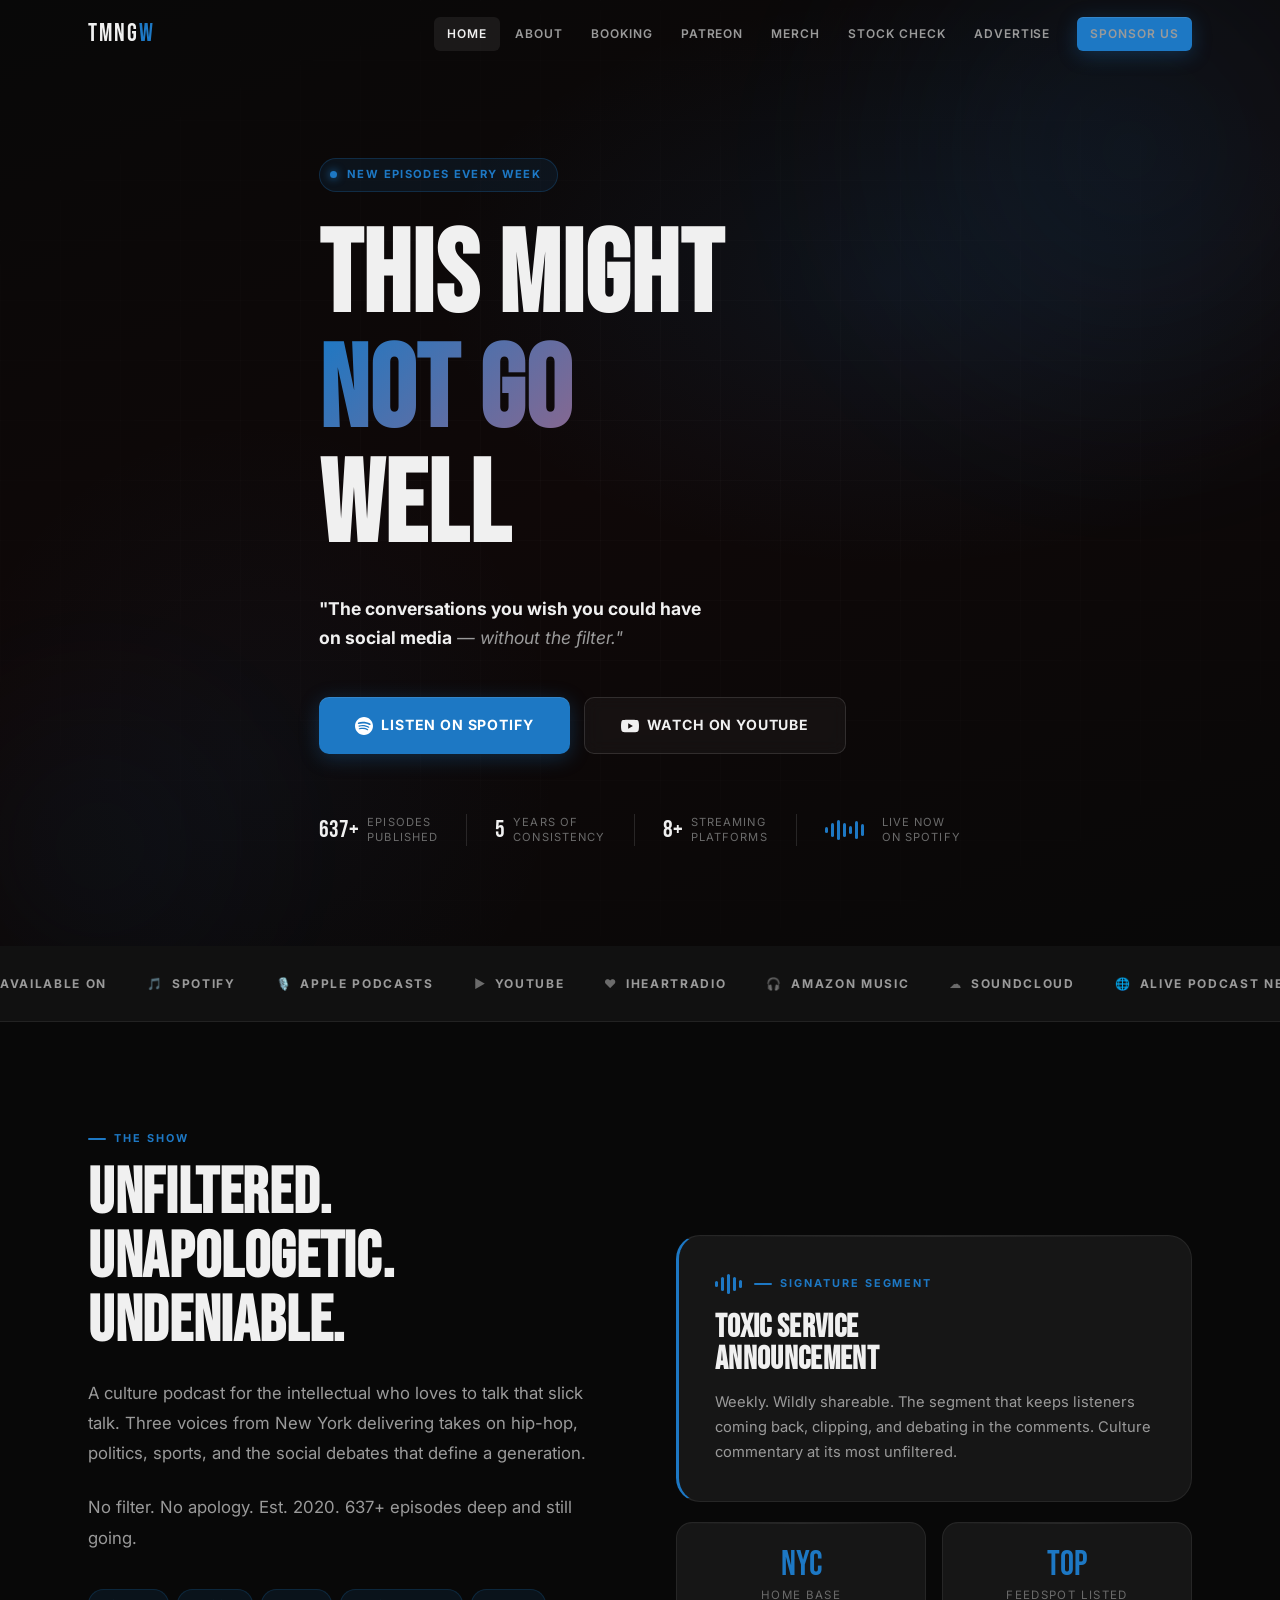
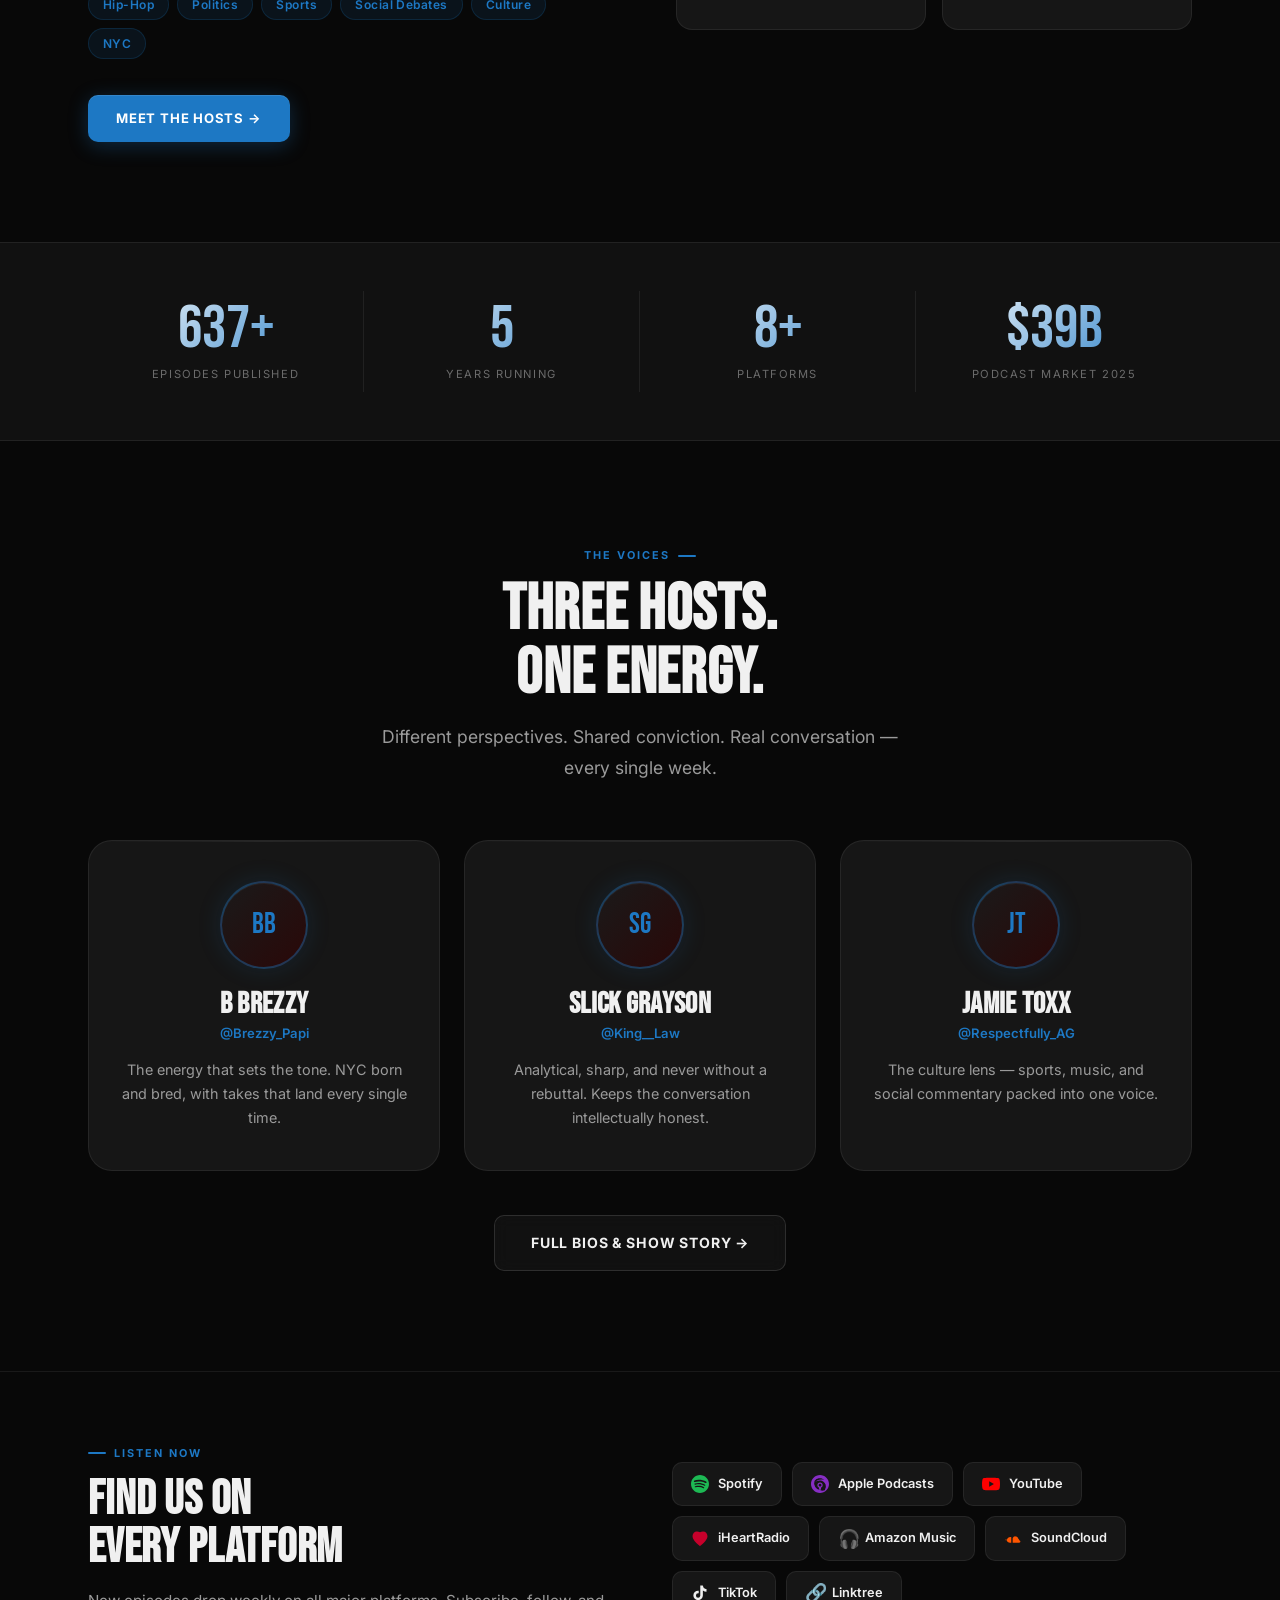
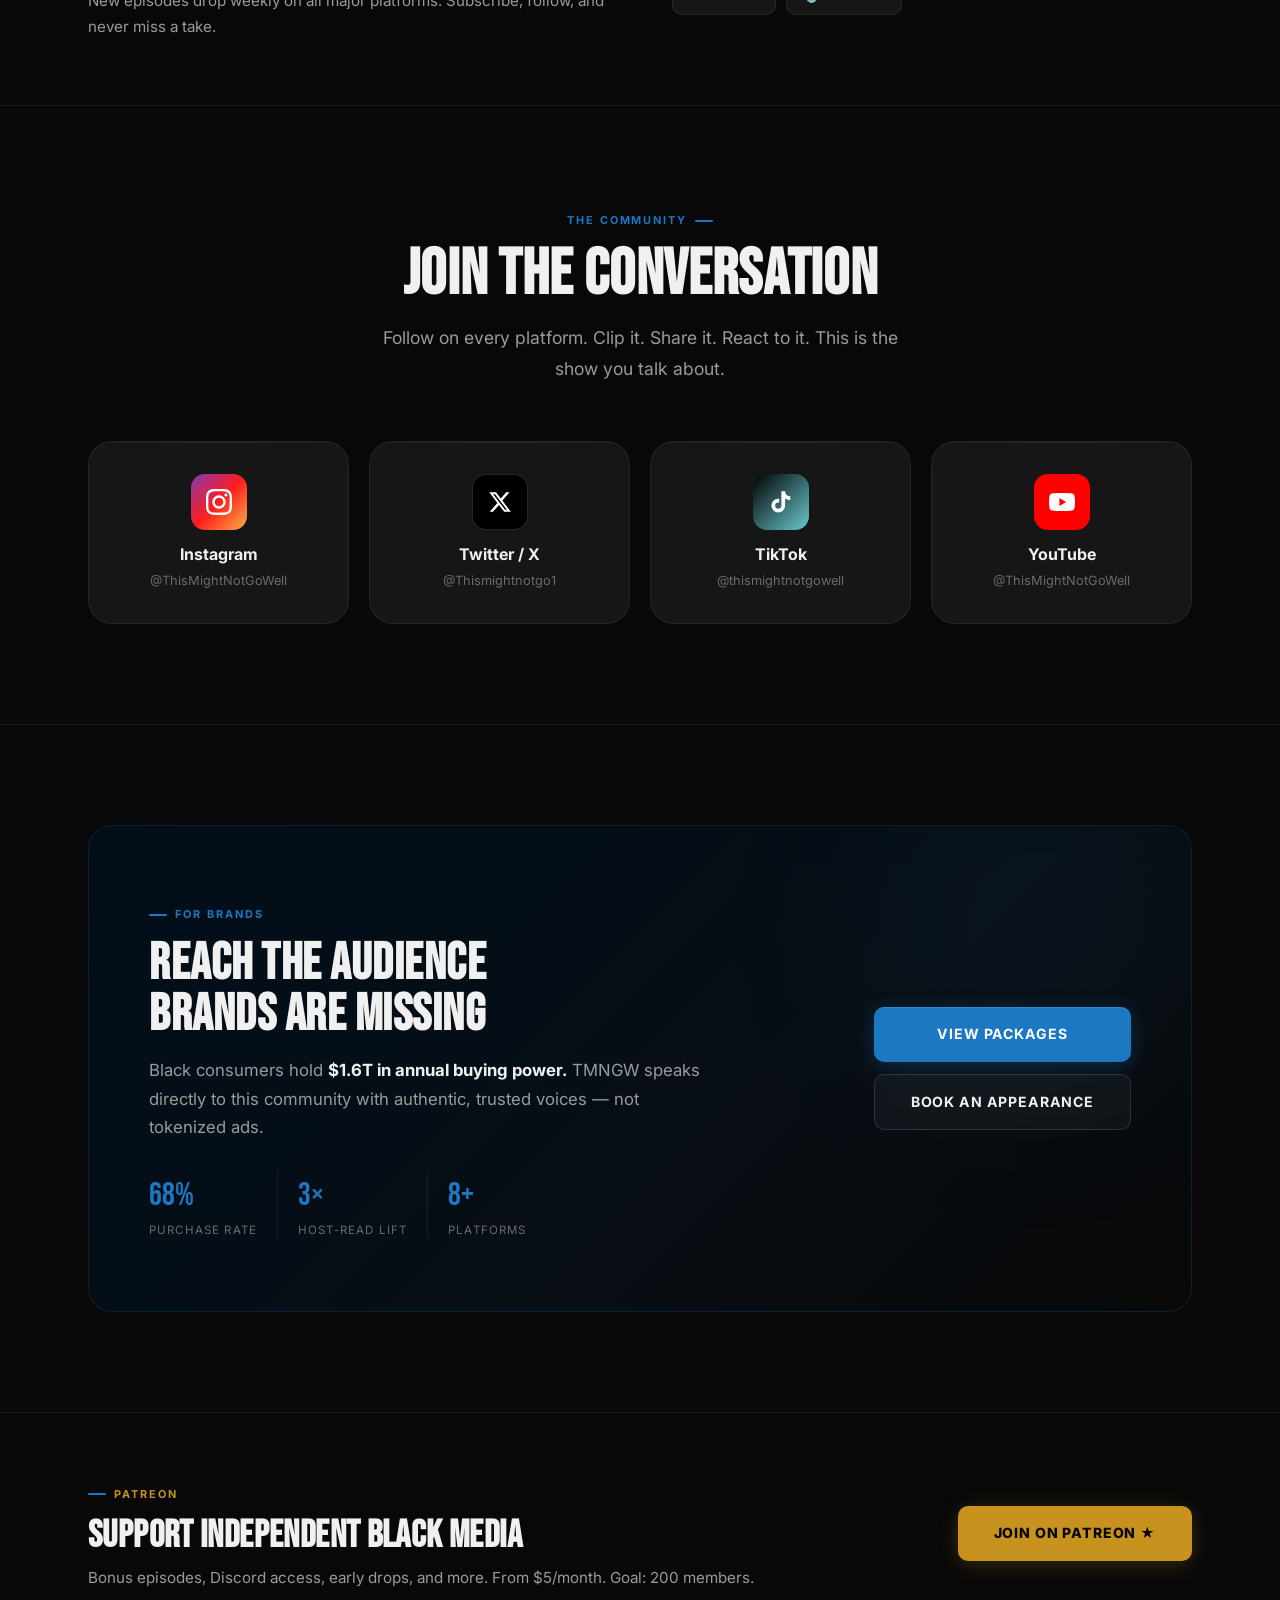
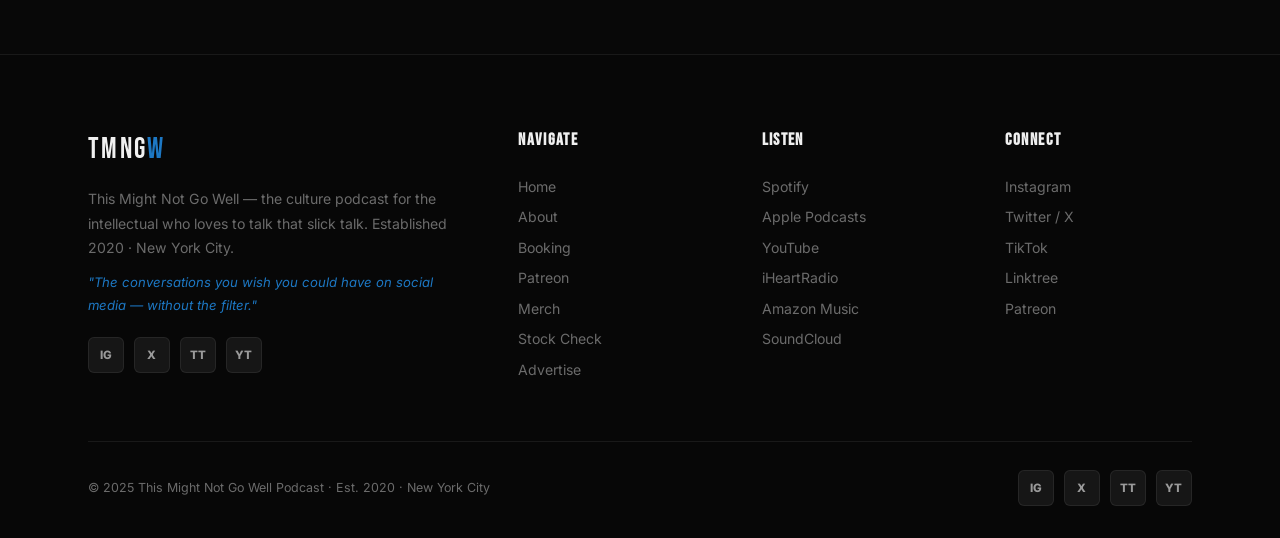
<file: index.html>
<!DOCTYPE html>
<html lang="en">
<head>
  <meta charset="UTF-8" />
  <meta name="viewport" content="width=device-width, initial-scale=1.0" />
  <title>This Might Not Go Well — The Podcast</title>
  <meta name="description" content="A culture podcast for the intellectual who loves to talk that slick talk. Three voices from New York — no filter, no apology. 637+ episodes." />
  <link rel="stylesheet" href="style.css" />
</head>
<body>

<!-- ── NAVIGATION ── -->
<nav id="nav">
  <div class="nav-inner">
    <a href="index.html" class="nav-logo">TMNG<span class="logo-accent">W</span></a>
    <div class="nav-links" id="navLinks">
      <a href="index.html" class="active">Home</a>
      <a href="about.html">About</a>
      <a href="booking.html">Booking</a>
      <a href="patreon.html">Patreon</a>
      <a href="merch.html">Merch</a><a href="invest.html">Stock Check</a>
      <a href="sponsors.html">Advertise</a>
      <a href="sponsors.html" class="btn btn-primary btn-sm nav-cta">Sponsor Us</a>
    </div>
    <button class="nav-mobile-toggle" id="navToggle" aria-label="Toggle menu">
      <svg width="22" height="22" viewBox="0 0 22 22" fill="none" stroke="currentColor" stroke-width="2" stroke-linecap="round">
        <line x1="2" y1="6" x2="20" y2="6"/><line x1="2" y1="11" x2="20" y2="11"/><line x1="2" y1="16" x2="20" y2="16"/>
      </svg>
    </button>
  </div>
</nav>

<!-- ── HERO ── -->
<section class="hero">
  <div class="hero-bg"></div>
  <div class="hero-grid-overlay"></div>

  <!-- Decorative orbs -->
  <div class="blob blob-red" style="width:700px;height:700px;top:-200px;right:-200px;opacity:0.7;"></div>
  <div class="blob blob-red" style="width:400px;height:400px;bottom:-100px;left:-100px;opacity:0.4;"></div>

  <div class="container hero-content">
    <div class="hero-badge fade-up">
      <div class="hero-badge-dot"></div>
      <span>New Episodes Every Week</span>
    </div>

    <h1 class="hero-title fade-up" style="animation-delay:0.05s;">
      <span class="line-1">THIS MIGHT</span>
      <span class="line-2">NOT GO</span>
      <span class="line-3">WELL</span>
    </h1>

    <p class="hero-tagline fade-up" style="animation-delay:0.1s;">
      <strong>"The conversations you wish you could have<br>on social media</strong> — without the filter."
    </p>

    <div class="hero-ctas fade-up" style="animation-delay:0.15s;">
      <a href="https://open.spotify.com" target="_blank" rel="noopener" class="btn btn-primary btn-lg">
        <svg width="18" height="18" viewBox="0 0 24 24" fill="currentColor"><path d="M12 0C5.4 0 0 5.4 0 12s5.4 12 12 12 12-5.4 12-12S18.66 0 12 0zm5.521 17.34c-.24.359-.66.48-1.021.24-2.82-1.74-6.36-2.101-10.561-1.141-.418.122-.779-.179-.899-.539-.12-.421.18-.78.54-.9 4.56-1.021 8.52-.6 11.64 1.32.42.18.479.659.301 1.02zm1.44-3.3c-.301.42-.841.6-1.262.3-3.239-1.98-8.159-2.58-11.939-1.38-.479.12-1.02-.12-1.14-.6-.12-.48.12-1.021.6-1.141C9.6 9.9 15 10.561 18.72 12.84c.361.181.54.78.241 1.2zm.12-3.36C15.24 8.4 8.82 8.16 5.16 9.301c-.6.179-1.2-.181-1.38-.721-.18-.601.18-1.2.72-1.381 4.26-1.26 11.28-1.02 15.721 1.621.539.3.719 1.02.419 1.56-.299.421-1.02.599-1.559.3z"/></svg>
        Listen on Spotify
      </a>
      <a href="https://www.youtube.com/@ThisMightNotGoWell" target="_blank" rel="noopener" class="btn btn-ghost btn-lg">
        <svg width="18" height="18" viewBox="0 0 24 24" fill="currentColor"><path d="M23.495 6.205a3.007 3.007 0 00-2.088-2.088c-1.87-.501-9.396-.501-9.396-.501s-7.507-.01-9.396.501A3.007 3.007 0 00.527 6.205a31.247 31.247 0 00-.522 5.805 31.247 31.247 0 00.522 5.783 3.007 3.007 0 002.088 2.088c1.868.502 9.396.502 9.396.502s7.506 0 9.396-.502a3.007 3.007 0 002.088-2.088 31.247 31.247 0 00.5-5.783 31.247 31.247 0 00-.5-5.805zM9.609 15.601V8.408l6.264 3.602z"/></svg>
        Watch on YouTube
      </a>
    </div>

    <!-- Meta stats -->
    <div class="hero-meta fade-up" style="animation-delay:0.2s;">
      <div class="hero-meta-item">
        <span class="hero-meta-num">637+</span>
        <span class="hero-meta-lbl">Episodes<br>Published</span>
      </div>
      <div class="hero-meta-div"></div>
      <div class="hero-meta-item">
        <span class="hero-meta-num">5</span>
        <span class="hero-meta-lbl">Years of<br>Consistency</span>
      </div>
      <div class="hero-meta-div"></div>
      <div class="hero-meta-item">
        <span class="hero-meta-num">8+</span>
        <span class="hero-meta-lbl">Streaming<br>Platforms</span>
      </div>
      <div class="hero-meta-div"></div>
      <div class="hero-meta-item">
        <div class="waveform">
          <span></span><span></span><span></span><span></span><span></span><span></span><span></span>
        </div>
        <span class="hero-meta-lbl" style="margin-left:10px;">Live now<br>on Spotify</span>
      </div>
    </div>
  </div>
</section>

<!-- ── PLATFORM STRIP ── -->
<div class="press-strip">
  <div class="press-inner">
    <!-- First set -->
    <div class="press-item"><span>Available on</span></div>
    <div class="press-item">🎵 <span>Spotify</span></div>
    <div class="press-item">🎙️ <span>Apple Podcasts</span></div>
    <div class="press-item">▶️ <span>YouTube</span></div>
    <div class="press-item">❤️ <span>iHeartRadio</span></div>
    <div class="press-item">🎧 <span>Amazon Music</span></div>
    <div class="press-item">☁️ <span>SoundCloud</span></div>
    <div class="press-item">🌐 <span>ALIVE Podcast Network</span></div>
    <div class="press-item">⭐ <span>Top – Feedspot Black Podcasts</span></div>
    <!-- Duplicate for seamless scroll -->
    <div class="press-item"><span>Available on</span></div>
    <div class="press-item">🎵 <span>Spotify</span></div>
    <div class="press-item">🎙️ <span>Apple Podcasts</span></div>
    <div class="press-item">▶️ <span>YouTube</span></div>
    <div class="press-item">❤️ <span>iHeartRadio</span></div>
    <div class="press-item">🎧 <span>Amazon Music</span></div>
    <div class="press-item">☁️ <span>SoundCloud</span></div>
    <div class="press-item">🌐 <span>ALIVE Podcast Network</span></div>
    <div class="press-item">⭐ <span>Top – Feedspot Black Podcasts</span></div>
  </div>
</div>

<!-- ── ABOUT THE SHOW ── -->
<section class="section">
  <div class="container">
    <div class="grid-2" style="gap:72px;">
      <div class="fade-up">
        <div class="eyebrow">The Show</div>
        <h2>Unfiltered.<br>Unapologetic.<br>Undeniable.</h2>
        <p style="color:var(--c-muted-2); margin:24px 0; font-size:1.05rem; line-height:1.8;">
          A culture podcast for the intellectual who loves to talk that slick talk. Three voices from New York delivering takes on hip-hop, politics, sports, and the social debates that define a generation.
        </p>
        <p style="color:var(--c-muted-2); margin-bottom:36px; font-size:1.05rem; line-height:1.8;">
          No filter. No apology. Est. 2020. 637+ episodes deep and still going.
        </p>
        <div style="display:flex; flex-wrap:wrap; gap:8px; margin-bottom:36px;">
          <span class="chip">Hip-Hop</span>
          <span class="chip">Politics</span>
          <span class="chip">Sports</span>
          <span class="chip">Social Debates</span>
          <span class="chip">Culture</span>
          <span class="chip">NYC</span>
        </div>
        <a href="about.html" class="btn btn-primary">Meet the Hosts →</a>
      </div>
      <div class="fade-up" style="animation-delay:0.1s;">
        <!-- Signature segment card -->
        <div class="card" style="border-left:3px solid var(--c-red); border-radius:var(--r-xl); margin-bottom:20px; padding:36px;">
          <div style="display:flex; align-items:center; gap:12px; margin-bottom:16px;">
            <div class="waveform">
              <span></span><span></span><span></span><span></span><span></span>
            </div>
            <div class="eyebrow" style="margin:0;">Signature Segment</div>
          </div>
          <h3 style="margin-bottom:14px; font-size:2rem;">Toxic Service<br>Announcement</h3>
          <p style="color:var(--c-muted-2); font-size:0.92rem; line-height:1.7;">
            Weekly. Wildly shareable. The segment that keeps listeners coming back, clipping, and debating in the comments. Culture commentary at its most unfiltered.
          </p>
        </div>
        <!-- NYC badge -->
        <div style="display:grid; grid-template-columns:1fr 1fr; gap:16px;">
          <div class="card card--flat" style="border-radius:var(--r-lg); text-align:center;">
            <div style="font-family:'Bebas Neue',sans-serif; font-size:2.2rem; color:var(--c-red); line-height:1;">NYC</div>
            <div style="font-size:0.72rem; color:var(--c-muted); letter-spacing:0.12em; text-transform:uppercase; margin-top:4px;">Home Base</div>
          </div>
          <div class="card card--flat" style="border-radius:var(--r-lg); text-align:center;">
            <div style="font-family:'Bebas Neue',sans-serif; font-size:2.2rem; color:var(--c-red); line-height:1;">Top</div>
            <div style="font-size:0.72rem; color:var(--c-muted); letter-spacing:0.12em; text-transform:uppercase; margin-top:4px;">Feedspot Listed</div>
          </div>
        </div>
      </div>
    </div>
  </div>
</section>

<!-- ── STATS ── -->
<div class="stats-strip">
  <div class="container">
    <div class="stats-grid">
      <div class="stat-item fade-up">
        <span class="stat-num">637+</span>
        <div class="stat-label">Episodes Published</div>
      </div>
      <div class="stat-item fade-up" style="animation-delay:0.06s;">
        <span class="stat-num">5</span>
        <div class="stat-label">Years Running</div>
      </div>
      <div class="stat-item fade-up" style="animation-delay:0.12s;">
        <span class="stat-num">8+</span>
        <div class="stat-label">Platforms</div>
      </div>
      <div class="stat-item fade-up" style="animation-delay:0.18s;">
        <span class="stat-num">$39B</span>
        <div class="stat-label">Podcast Market 2025</div>
      </div>
    </div>
  </div>
</div>

<!-- ── HOSTS TEASER ── -->
<section class="section">
  <div class="container">
    <div class="section-header section-header--center fade-up">
      <div class="eyebrow">The Voices</div>
      <h2>Three Hosts.<br>One Energy.</h2>
      <p class="lead">Different perspectives. Shared conviction. Real conversation — every single week.</p>
    </div>
    <div class="grid-3" style="margin-bottom:44px;">
      <div class="host-card fade-up" style="animation-delay:0.05s;">
        <div class="host-avatar">BB</div>
        <h3>B Brezzy</h3>
        <div class="host-handle">@Brezzy_Papi</div>
        <p>The energy that sets the tone. NYC born and bred, with takes that land every single time.</p>
      </div>
      <div class="host-card fade-up" style="animation-delay:0.1s;">
        <div class="host-avatar">SG</div>
        <h3>Slick Grayson</h3>
        <div class="host-handle">@King__Law</div>
        <p>Analytical, sharp, and never without a rebuttal. Keeps the conversation intellectually honest.</p>
      </div>
      <div class="host-card fade-up" style="animation-delay:0.15s;">
        <div class="host-avatar">JT</div>
        <h3>Jamie Toxx</h3>
        <div class="host-handle">@Respectfully_AG</div>
        <p>The culture lens — sports, music, and social commentary packed into one voice.</p>
      </div>
    </div>
    <div style="text-align:center;">
      <a href="about.html" class="btn btn-ghost btn-lg">Full Bios & Show Story →</a>
    </div>
  </div>
</section>

<!-- ── LISTEN SECTION ── -->
<section class="section--sm" style="border-top:1px solid var(--c-border);">
  <div class="container">
    <div class="grid-2" style="gap:64px;">
      <div class="fade-up">
        <div class="eyebrow">Listen Now</div>
        <h2 style="font-size:clamp(2rem,4vw,3rem);">Find Us on<br>Every Platform</h2>
        <p style="color:var(--c-muted-2); margin:16px 0 0; font-size:0.95rem; line-height:1.75;">
          New episodes drop weekly on all major platforms. Subscribe, follow, and never miss a take.
        </p>
      </div>
      <div class="fade-up" style="animation-delay:0.1s;">
        <div class="platform-grid">
          <a href="https://open.spotify.com" target="_blank" rel="noopener" class="platform-btn">
            <svg viewBox="0 0 24 24" fill="#1DB954"><path d="M12 0C5.4 0 0 5.4 0 12s5.4 12 12 12 12-5.4 12-12S18.66 0 12 0zm5.521 17.34c-.24.359-.66.48-1.021.24-2.82-1.74-6.36-2.101-10.561-1.141-.418.122-.779-.179-.899-.539-.12-.421.18-.78.54-.9 4.56-1.021 8.52-.6 11.64 1.32.42.18.479.659.301 1.02zm1.44-3.3c-.301.42-.841.6-1.262.3-3.239-1.98-8.159-2.58-11.939-1.38-.479.12-1.02-.12-1.14-.6-.12-.48.12-1.021.6-1.141C9.6 9.9 15 10.561 18.72 12.84c.361.181.54.78.241 1.2zm.12-3.36C15.24 8.4 8.82 8.16 5.16 9.301c-.6.179-1.2-.181-1.38-.721-.18-.601.18-1.2.72-1.381 4.26-1.26 11.28-1.02 15.721 1.621.539.3.719 1.02.419 1.56-.299.421-1.02.599-1.559.3z"/></svg>
            Spotify
          </a>
          <a href="https://podcasts.apple.com" target="_blank" rel="noopener" class="platform-btn">
            <svg viewBox="0 0 24 24" fill="#872EC4"><path d="M12 0C5.373 0 0 5.373 0 12s5.373 12 12 12 12-5.373 12-12S18.627 0 12 0zm.045 4.354c2.184 0 4.07.819 5.574 2.158-1.188-.387-2.549-.596-3.965-.596-3.948 0-7.47 1.977-9.761 5.032.196-3.684 3.245-6.594 8.152-6.594zm0 3.096c3.43 0 6.304 2.218 7.405 5.343a8.01 8.01 0 01-1.073 7.49A7.987 7.987 0 0112 20a7.987 7.987 0 01-6.332-3.854 8.01 8.01 0 01-1.073-7.49C5.696 9.531 8.57 7.45 12.045 7.45zm0 2.63c-1.96 0-3.547 1.588-3.547 3.547 0 1.51.942 2.8 2.277 3.315v1.804c0 .7.567 1.267 1.267 1.267s1.267-.567 1.267-1.267v-1.804a3.542 3.542 0 002.283-3.315c0-1.96-1.587-3.547-3.547-3.547zm0 1.68a1.867 1.867 0 110 3.734 1.867 1.867 0 010-3.734z"/></svg>
            Apple Podcasts
          </a>
          <a href="https://www.youtube.com/@ThisMightNotGoWell" target="_blank" rel="noopener" class="platform-btn">
            <svg viewBox="0 0 24 24" fill="#FF0000"><path d="M23.495 6.205a3.007 3.007 0 00-2.088-2.088c-1.87-.501-9.396-.501-9.396-.501s-7.507-.01-9.396.501A3.007 3.007 0 00.527 6.205a31.247 31.247 0 00-.522 5.805 31.247 31.247 0 00.522 5.783 3.007 3.007 0 002.088 2.088c1.868.502 9.396.502 9.396.502s7.506 0 9.396-.502a3.007 3.007 0 002.088-2.088 31.247 31.247 0 00.5-5.783 31.247 31.247 0 00-.5-5.805zM9.609 15.601V8.408l6.264 3.602z"/></svg>
            YouTube
          </a>
          <a href="https://www.iheart.com" target="_blank" rel="noopener" class="platform-btn">
            <svg viewBox="0 0 24 24" fill="#C6002B"><path d="M12 21.593c-.5-.37-9.98-7.445-9.98-13.158 0-5.45 5.069-8.435 9.98-5.35 4.91-3.085 9.98-.1 9.98 5.35 0 5.713-9.48 12.789-9.98 13.158z"/></svg>
            iHeartRadio
          </a>
          <a href="https://music.amazon.com/podcasts" target="_blank" rel="noopener" class="platform-btn">
            <span class="picon">🎧</span> Amazon Music
          </a>
          <a href="https://soundcloud.com" target="_blank" rel="noopener" class="platform-btn">
            <svg viewBox="0 0 24 24" fill="#FF5500"><path d="M11.56 8.87V17h8.76c.84 0 1.52-.68 1.52-1.52 0-.79-.6-1.43-1.38-1.51-.08-.97-.56-1.82-1.3-2.4a3.8 3.8 0 00-3.52-3.04 3.81 3.81 0 00-4.08 2.34M7.8 17h1.87V9.5c-.18-.03-.36-.04-.54-.04a5.35 5.35 0 00-5.35 5.35A5.35 5.35 0 007.8 17M3.55 13c0 .26.03.52.07.77H2.73A.73.73 0 012 13c0-.4.33-.73.73-.73.1 0 .19.02.28.06C3.1 12.57 3.2 12.78 3.2 13H3.55z"/></svg>
            SoundCloud
          </a>
          <a href="https://www.tiktok.com/@thismightnotgowell" target="_blank" rel="noopener" class="platform-btn">
            <svg viewBox="0 0 24 24" fill="currentColor"><path d="M19.59 6.69a4.83 4.83 0 01-3.77-4.25V2h-3.45v13.67a2.89 2.89 0 01-2.88 2.5 2.89 2.89 0 01-2.89-2.89 2.89 2.89 0 012.89-2.89c.28 0 .54.04.79.1V9.01a6.33 6.33 0 00-.79-.05 6.34 6.34 0 00-6.34 6.34 6.34 6.34 0 006.34 6.34 6.34 6.34 0 006.33-6.34V8.69a8.27 8.27 0 004.84 1.56V6.78a4.85 4.85 0 01-1.07-.09z"/></svg>
            TikTok
          </a>
          <a href="https://linktr.ee/Thismightnotgowell" target="_blank" rel="noopener" class="platform-btn">
            <span class="picon">🔗</span> Linktree
          </a>
        </div>
      </div>
    </div>
  </div>
</section>

<!-- ── SOCIAL COMMUNITY ── -->
<section class="section" style="border-top:1px solid var(--c-border);">
  <div class="container">
    <div class="section-header section-header--center fade-up">
      <div class="eyebrow">The Community</div>
      <h2>Join the Conversation</h2>
      <p class="lead">Follow on every platform. Clip it. Share it. React to it. This is the show you talk about.</p>
    </div>
    <div class="grid-4 fade-up" style="animation-delay:0.1s;">
      <a href="https://www.instagram.com/ThisMightNotGoWell" target="_blank" rel="noopener" class="card card--flat" style="text-align:center; border-radius:var(--r-xl); text-decoration:none; display:flex; flex-direction:column; align-items:center; gap:12px; padding:32px 20px;">
        <div style="width:56px;height:56px;border-radius:14px;background:linear-gradient(135deg,#833ab4,#fd1d1d,#fcb045);display:flex;align-items:center;justify-content:center;">
          <svg width="26" height="26" viewBox="0 0 24 24" fill="white"><path d="M12 2.163c3.204 0 3.584.012 4.85.07 3.252.148 4.771 1.691 4.919 4.919.058 1.265.069 1.645.069 4.849 0 3.205-.012 3.584-.069 4.849-.149 3.225-1.664 4.771-4.919 4.919-1.266.058-1.644.07-4.85.07-3.204 0-3.584-.012-4.849-.07-3.26-.149-4.771-1.699-4.919-4.92-.058-1.265-.07-1.644-.07-4.849 0-3.204.013-3.583.07-4.849.149-3.227 1.664-4.771 4.919-4.919 1.266-.057 1.645-.069 4.849-.069zm0-2.163c-3.259 0-3.667.014-4.947.072-4.358.2-6.78 2.618-6.98 6.98-.059 1.281-.073 1.689-.073 4.948 0 3.259.014 3.668.072 4.948.2 4.358 2.618 6.78 6.98 6.98 1.281.058 1.689.072 4.948.072 3.259 0 3.668-.014 4.948-.072 4.354-.2 6.782-2.618 6.979-6.98.059-1.28.073-1.689.073-4.948 0-3.259-.014-3.667-.072-4.947-.196-4.354-2.617-6.78-6.979-6.98-1.281-.059-1.69-.073-4.949-.073zm0 5.838c-3.403 0-6.162 2.759-6.162 6.162s2.759 6.163 6.162 6.163 6.162-2.759 6.162-6.163c0-3.403-2.759-6.162-6.162-6.162zm0 10.162c-2.209 0-4-1.79-4-4 0-2.209 1.791-4 4-4s4 1.791 4 4c0 2.21-1.791 4-4 4zm6.406-11.845c-.796 0-1.441.645-1.441 1.44s.645 1.44 1.441 1.44c.795 0 1.439-.645 1.439-1.44s-.644-1.44-1.439-1.44z"/></svg>
        </div>
        <div>
          <div style="font-weight:700; margin-bottom:3px;">Instagram</div>
          <div style="color:var(--c-muted); font-size:0.8rem;">@ThisMightNotGoWell</div>
        </div>
      </a>
      <a href="https://twitter.com/Thismightnotgo1" target="_blank" rel="noopener" class="card card--flat" style="text-align:center; border-radius:var(--r-xl); text-decoration:none; display:flex; flex-direction:column; align-items:center; gap:12px; padding:32px 20px;">
        <div style="width:56px;height:56px;border-radius:14px;background:#000;border:1px solid rgba(255,255,255,0.15);display:flex;align-items:center;justify-content:center;">
          <svg width="24" height="24" viewBox="0 0 24 24" fill="white"><path d="M18.244 2.25h3.308l-7.227 8.26 8.502 11.24H16.17l-5.214-6.817L4.99 21.75H1.68l7.73-8.835L1.254 2.25H8.08l4.713 6.231zm-1.161 17.52h1.833L7.084 4.126H5.117z"/></svg>
        </div>
        <div>
          <div style="font-weight:700; margin-bottom:3px;">Twitter / X</div>
          <div style="color:var(--c-muted); font-size:0.8rem;">@Thismightnotgo1</div>
        </div>
      </a>
      <a href="https://www.tiktok.com/@thismightnotgowell" target="_blank" rel="noopener" class="card card--flat" style="text-align:center; border-radius:var(--r-xl); text-decoration:none; display:flex; flex-direction:column; align-items:center; gap:12px; padding:32px 20px;">
        <div style="width:56px;height:56px;border-radius:14px;background:linear-gradient(135deg,#010101,#69C9D0);display:flex;align-items:center;justify-content:center;">
          <svg width="26" height="26" viewBox="0 0 24 24" fill="white"><path d="M19.59 6.69a4.83 4.83 0 01-3.77-4.25V2h-3.45v13.67a2.89 2.89 0 01-2.88 2.5 2.89 2.89 0 01-2.89-2.89 2.89 2.89 0 012.89-2.89c.28 0 .54.04.79.1V9.01a6.33 6.33 0 00-.79-.05 6.34 6.34 0 00-6.34 6.34 6.34 6.34 0 006.34 6.34 6.34 6.34 0 006.33-6.34V8.69a8.27 8.27 0 004.84 1.56V6.78a4.85 4.85 0 01-1.07-.09z"/></svg>
        </div>
        <div>
          <div style="font-weight:700; margin-bottom:3px;">TikTok</div>
          <div style="color:var(--c-muted); font-size:0.8rem;">@thismightnotgowell</div>
        </div>
      </a>
      <a href="https://www.youtube.com/@ThisMightNotGoWell" target="_blank" rel="noopener" class="card card--flat" style="text-align:center; border-radius:var(--r-xl); text-decoration:none; display:flex; flex-direction:column; align-items:center; gap:12px; padding:32px 20px;">
        <div style="width:56px;height:56px;border-radius:14px;background:#FF0000;display:flex;align-items:center;justify-content:center;">
          <svg width="26" height="26" viewBox="0 0 24 24" fill="white"><path d="M23.495 6.205a3.007 3.007 0 00-2.088-2.088c-1.87-.501-9.396-.501-9.396-.501s-7.507-.01-9.396.501A3.007 3.007 0 00.527 6.205a31.247 31.247 0 00-.522 5.805 31.247 31.247 0 00.522 5.783 3.007 3.007 0 002.088 2.088c1.868.502 9.396.502 9.396.502s7.506 0 9.396-.502a3.007 3.007 0 002.088-2.088 31.247 31.247 0 00.5-5.783 31.247 31.247 0 00-.5-5.805zM9.609 15.601V8.408l6.264 3.602z"/></svg>
        </div>
        <div>
          <div style="font-weight:700; margin-bottom:3px;">YouTube</div>
          <div style="color:var(--c-muted); font-size:0.8rem;">@ThisMightNotGoWell</div>
        </div>
      </a>
    </div>
  </div>
</section>

<!-- ── SPONSOR CTA ── -->
<section class="section" style="border-top:1px solid var(--c-border);">
  <div class="container">
    <div style="background:linear-gradient(135deg, #000e1a 0%, #080e14 60%, #080808 100%); border:1px solid rgba(29,120,196,0.2); border-radius:var(--r-xl); padding:72px 60px; position:relative; overflow:hidden;" class="fade-up">
      <div class="blob blob-red" style="width:500px;height:500px;top:-150px;right:-100px;opacity:0.5;"></div>
      <div style="position:relative; z-index:1; display:grid; grid-template-columns:1fr auto; gap:40px; align-items:center; flex-wrap:wrap;">
        <div>
          <div class="eyebrow">For Brands</div>
          <h2 style="margin-bottom:16px; font-size:clamp(2rem,4vw,3.5rem);">Reach the Audience<br>Brands Are Missing</h2>
          <p style="color:var(--c-muted-2); font-size:1.05rem; line-height:1.7; max-width:560px;">
            Black consumers hold <strong style="color:var(--c-white);">$1.6T in annual buying power.</strong> TMNGW speaks directly to this community with authentic, trusted voices — not tokenized ads.
          </p>
          <div style="display:flex; gap:20px; margin-top:28px; flex-wrap:wrap;">
            <div>
              <div style="font-family:'Bebas Neue',sans-serif; font-size:2rem; color:var(--c-red);">68%</div>
              <div style="font-size:0.72rem; color:var(--c-muted); letter-spacing:0.1em; text-transform:uppercase;">Purchase Rate</div>
            </div>
            <div style="width:1px; background:var(--c-border);"></div>
            <div>
              <div style="font-family:'Bebas Neue',sans-serif; font-size:2rem; color:var(--c-red);">3×</div>
              <div style="font-size:0.72rem; color:var(--c-muted); letter-spacing:0.1em; text-transform:uppercase;">Host-Read Lift</div>
            </div>
            <div style="width:1px; background:var(--c-border);"></div>
            <div>
              <div style="font-family:'Bebas Neue',sans-serif; font-size:2rem; color:var(--c-red);">8+</div>
              <div style="font-size:0.72rem; color:var(--c-muted); letter-spacing:0.1em; text-transform:uppercase;">Platforms</div>
            </div>
          </div>
        </div>
        <div style="display:flex; flex-direction:column; gap:12px; flex-shrink:0;">
          <a href="sponsors.html" class="btn btn-primary btn-lg">View Packages</a>
          <a href="booking.html" class="btn btn-ghost btn-lg">Book an Appearance</a>
        </div>
      </div>
    </div>
  </div>
</section>

<!-- ── PATREON CTA ── -->
<section class="section--sm" style="border-top:1px solid var(--c-border);">
  <div class="container">
    <div style="display:grid; grid-template-columns:1fr auto; gap:40px; align-items:center; flex-wrap:wrap;" class="fade-up">
      <div>
        <div class="eyebrow" style="color:var(--c-gold);">Patreon</div>
        <h3 style="margin-bottom:10px;">Support Independent Black Media</h3>
        <p style="color:var(--c-muted-2); font-size:0.95rem;">Bonus episodes, Discord access, early drops, and more. From $5/month. Goal: 200 members.</p>
      </div>
      <a href="patreon.html" class="btn btn-gold btn-lg" style="flex-shrink:0;">Join on Patreon ★</a>
    </div>
  </div>
</section>

<!-- ── FOOTER ── -->
<footer>
  <div class="container">
    <div class="footer-top">
      <div class="footer-brand">
        <div class="footer-brand-logo">TMNG<span class="logo-accent">W</span></div>
        <p>This Might Not Go Well — the culture podcast for the intellectual who loves to talk that slick talk. Established 2020 · New York City.</p>
        <p class="tagline">"The conversations you wish you could have on social media — without the filter."</p>
        <div class="social-links" style="margin-top:20px;">
          <a href="https://www.instagram.com/ThisMightNotGoWell" target="_blank" rel="noopener" class="social-link" aria-label="Instagram">IG</a>
          <a href="https://twitter.com/Thismightnotgo1" target="_blank" rel="noopener" class="social-link" aria-label="Twitter">X</a>
          <a href="https://www.tiktok.com/@thismightnotgowell" target="_blank" rel="noopener" class="social-link" aria-label="TikTok">TT</a>
          <a href="https://www.youtube.com/@ThisMightNotGoWell" target="_blank" rel="noopener" class="social-link" aria-label="YouTube">YT</a>
        </div>
      </div>
      <div class="footer-col">
        <h5>Navigate</h5>
        <a href="index.html">Home</a>
        <a href="about.html">About</a>
        <a href="booking.html">Booking</a>
        <a href="patreon.html">Patreon</a>
        <a href="merch.html">Merch</a><a href="invest.html">Stock Check</a>
        <a href="sponsors.html">Advertise</a>
      </div>
      <div class="footer-col">
        <h5>Listen</h5>
        <a href="https://open.spotify.com" target="_blank" rel="noopener">Spotify</a>
        <a href="https://podcasts.apple.com" target="_blank" rel="noopener">Apple Podcasts</a>
        <a href="https://www.youtube.com/@ThisMightNotGoWell" target="_blank" rel="noopener">YouTube</a>
        <a href="https://www.iheart.com" target="_blank" rel="noopener">iHeartRadio</a>
        <a href="https://music.amazon.com/podcasts" target="_blank" rel="noopener">Amazon Music</a>
        <a href="https://soundcloud.com" target="_blank" rel="noopener">SoundCloud</a>
      </div>
      <div class="footer-col">
        <h5>Connect</h5>
        <a href="https://www.instagram.com/ThisMightNotGoWell" target="_blank" rel="noopener">Instagram</a>
        <a href="https://twitter.com/Thismightnotgo1" target="_blank" rel="noopener">Twitter / X</a>
        <a href="https://www.tiktok.com/@thismightnotgowell" target="_blank" rel="noopener">TikTok</a>
        <a href="https://linktr.ee/Thismightnotgowell" target="_blank" rel="noopener">Linktree</a>
        <a href="https://patreon.com/thismightnotgowell" target="_blank" rel="noopener">Patreon</a>
      </div>
    </div>
    <div class="footer-bottom">
      <p>© 2025 This Might Not Go Well Podcast · Est. 2020 · New York City</p>
      <div class="social-links">
        <a href="https://www.instagram.com/ThisMightNotGoWell" target="_blank" rel="noopener" class="social-link">IG</a>
        <a href="https://twitter.com/Thismightnotgo1" target="_blank" rel="noopener" class="social-link">X</a>
        <a href="https://www.tiktok.com/@thismightnotgowell" target="_blank" rel="noopener" class="social-link">TT</a>
        <a href="https://www.youtube.com/@ThisMightNotGoWell" target="_blank" rel="noopener" class="social-link">YT</a>
      </div>
    </div>
  </div>
</footer>

<script>
/* Nav scroll */
const nav = document.getElementById('nav');
window.addEventListener('scroll', () => {
  nav.classList.toggle('scrolled', window.scrollY > 30);
}, { passive: true });

/* Mobile menu */
const toggle = document.getElementById('navToggle');
const navLinks = document.getElementById('navLinks');
toggle.addEventListener('click', () => navLinks.classList.toggle('open'));

/* Scroll animations */
const observer = new IntersectionObserver((entries) => {
  entries.forEach((entry, i) => {
    if (entry.isIntersecting) {
      entry.target.classList.add('visible');
      observer.unobserve(entry.target);
    }
  });
}, { threshold: 0.12, rootMargin: '0px 0px -40px 0px' });

document.querySelectorAll('.fade-up').forEach(el => observer.observe(el));
</script>
</body>
</html>
</file>
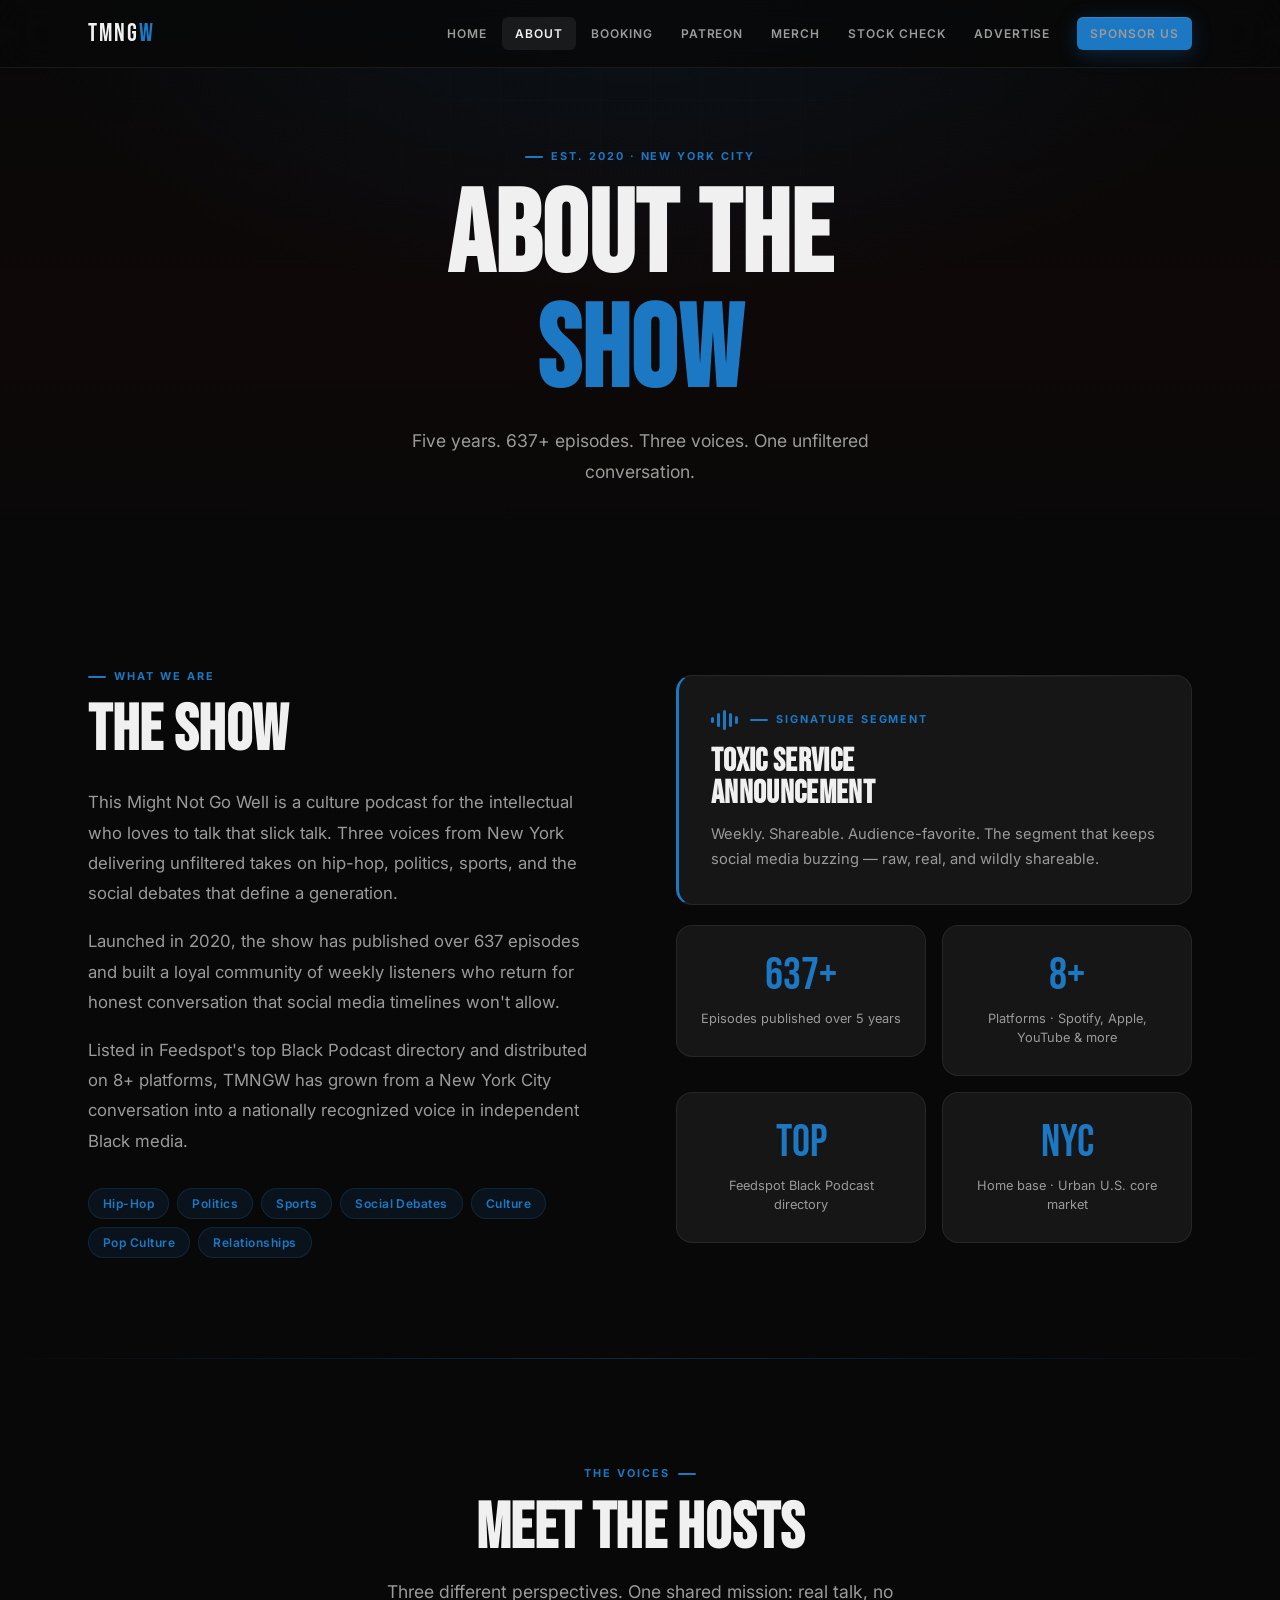
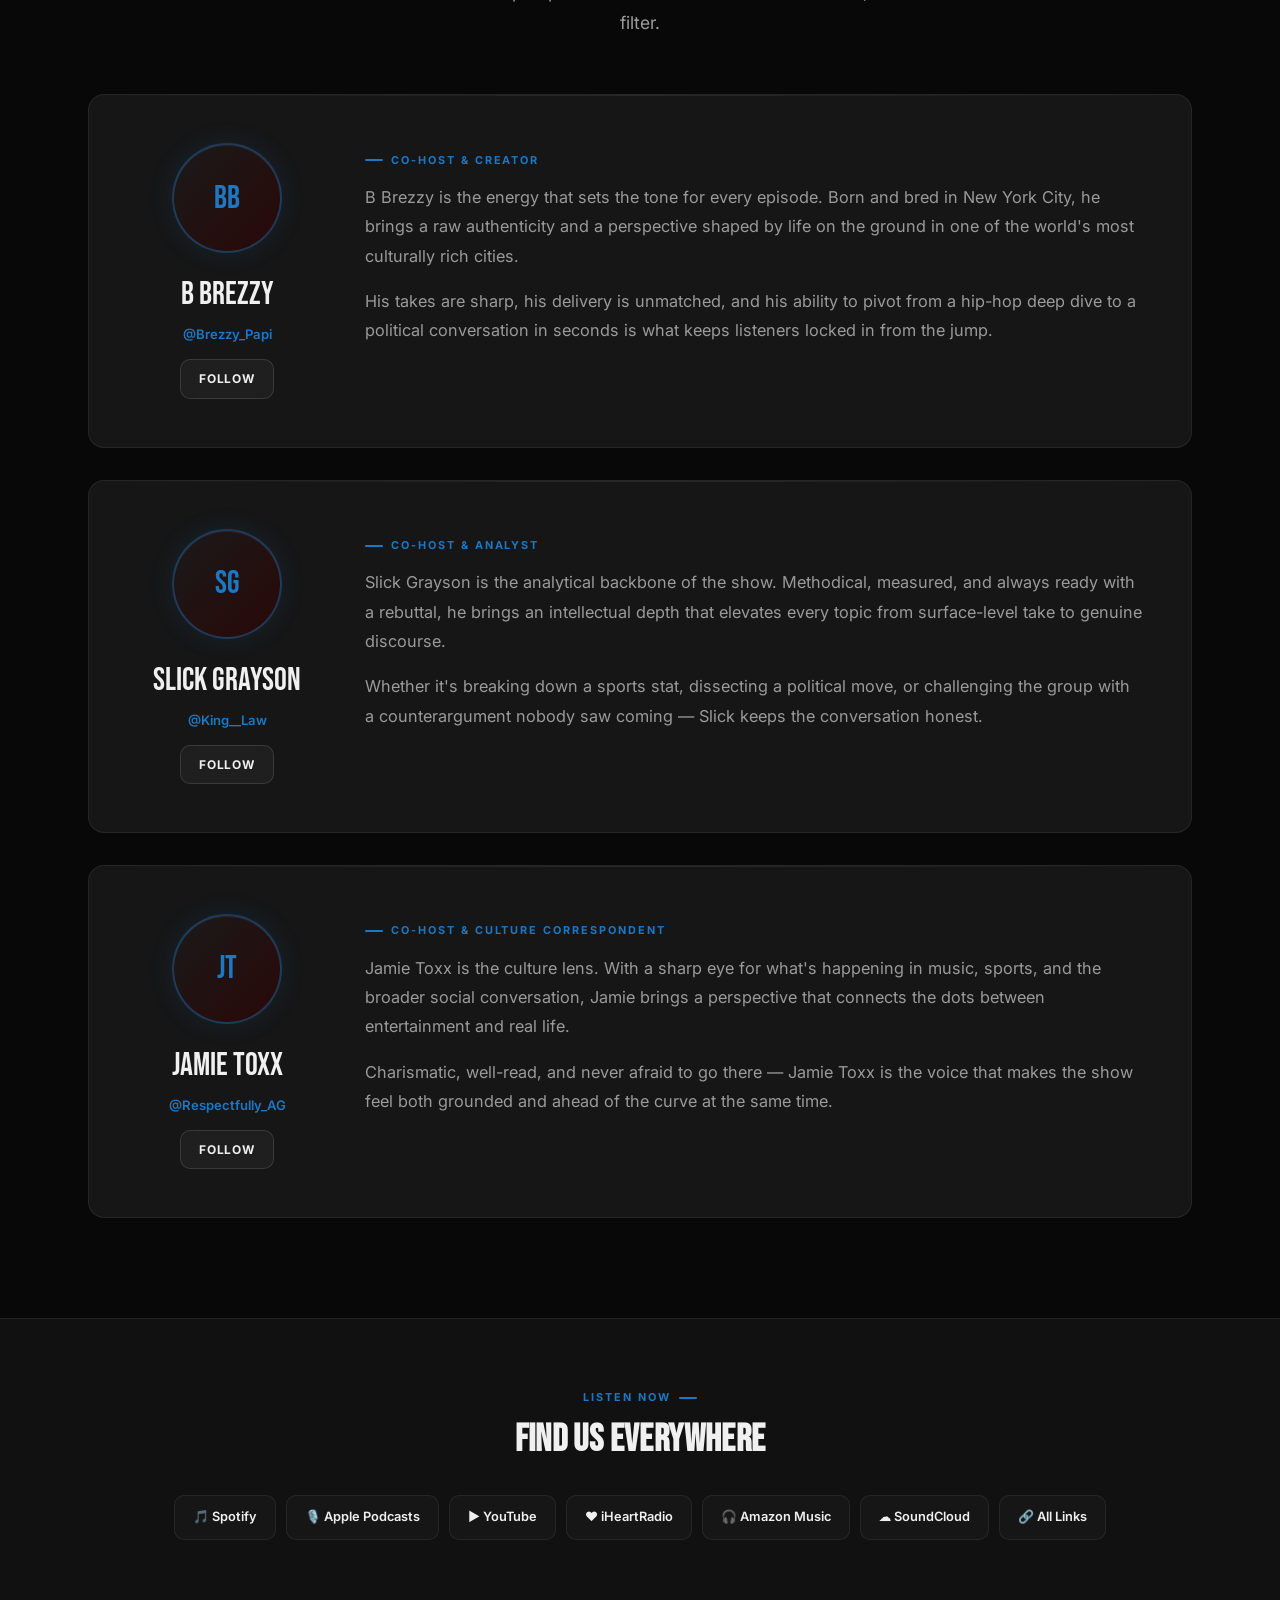
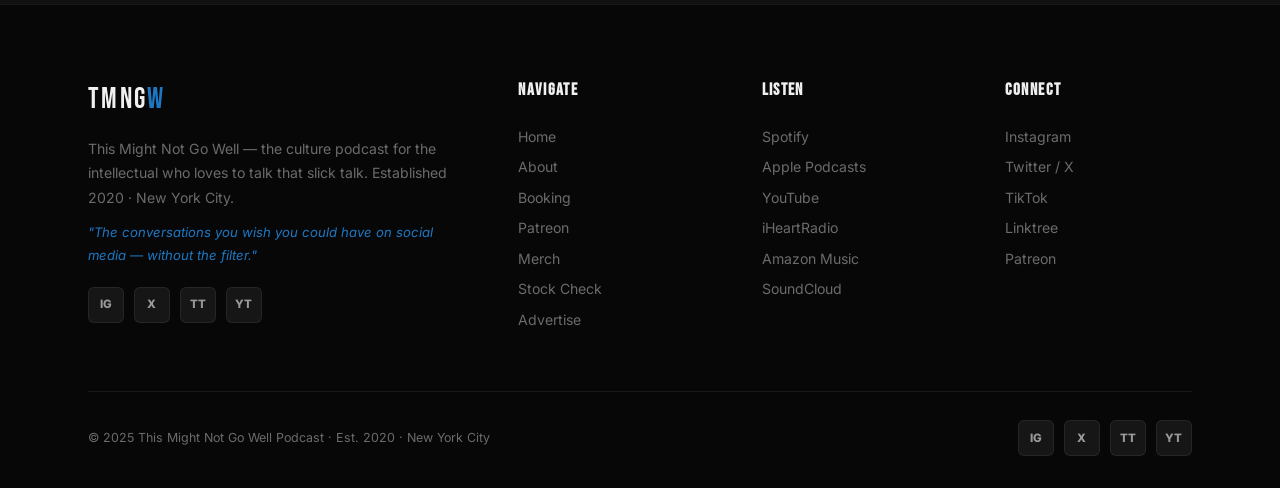
<file: about.html>
<!DOCTYPE html>
<html lang="en">
<head>
  <meta charset="UTF-8" />
  <meta name="viewport" content="width=device-width, initial-scale=1.0" />
  <title>About – This Might Not Go Well</title>
  <meta name="description" content="Meet the three hosts behind This Might Not Go Well — B Brezzy, Slick Grayson, and Jamie Toxx. NYC's most unfiltered culture podcast." />
  <link rel="stylesheet" href="style.css" />
</head>
<body>

<nav id="nav" class="scrolled">
  <div class="nav-inner">
    <a href="index.html" class="nav-logo">TMNG<span class="logo-accent">W</span></a>
    <div class="nav-links" id="navLinks">
      <a href="index.html">Home</a>
      <a href="about.html" class="active">About</a>
      <a href="booking.html">Booking</a>
      <a href="patreon.html">Patreon</a>
      <a href="merch.html">Merch</a><a href="invest.html">Stock Check</a>
      <a href="sponsors.html">Advertise</a>
      <a href="sponsors.html" class="btn btn-primary btn-sm nav-cta">Sponsor Us</a>
    </div>
    <button class="nav-mobile-toggle" id="navToggle" aria-label="Toggle menu">
      <svg width="22" height="22" viewBox="0 0 22 22" fill="none" stroke="currentColor" stroke-width="2" stroke-linecap="round">
        <line x1="2" y1="6" x2="20" y2="6"/><line x1="2" y1="11" x2="20" y2="11"/><line x1="2" y1="16" x2="20" y2="16"/>
      </svg>
    </button>
  </div>
</nav>

<!-- PAGE HERO -->
<section class="page-hero">
  <div class="page-hero-bg"></div>
  <div class="page-hero-grid"></div>
  <div class="container page-hero-content">
    <div class="eyebrow" style="justify-content:center;">Est. 2020 · New York City</div>
    <h1 style="margin-bottom:16px;">About the<br><span style="color:var(--c-red);">Show</span></h1>
    <p class="lead" style="max-width:540px; margin:0 auto;">Five years. 637+ episodes. Three voices. One unfiltered conversation.</p>
  </div>
</section>

<!-- SHOW OVERVIEW -->
<section class="section">
  <div class="container">
    <div class="grid-2" style="gap:72px;">
      <div class="fade-up">
        <div class="eyebrow">What We Are</div>
        <h2 style="margin-bottom:24px;">The Show</h2>
        <p style="color:var(--c-muted-2); font-size:1.05rem; line-height:1.8; margin-bottom:18px;">
          This Might Not Go Well is a culture podcast for the intellectual who loves to talk that slick talk. Three voices from New York delivering unfiltered takes on hip-hop, politics, sports, and the social debates that define a generation.
        </p>
        <p style="color:var(--c-muted-2); font-size:1.05rem; line-height:1.8; margin-bottom:18px;">
          Launched in 2020, the show has published over 637 episodes and built a loyal community of weekly listeners who return for honest conversation that social media timelines won't allow.
        </p>
        <p style="color:var(--c-muted-2); font-size:1.05rem; line-height:1.8; margin-bottom:32px;">
          Listed in Feedspot's top Black Podcast directory and distributed on 8+ platforms, TMNGW has grown from a New York City conversation into a nationally recognized voice in independent Black media.
        </p>
        <div style="display:flex; flex-wrap:wrap; gap:8px;">
          <span class="chip">Hip-Hop</span>
          <span class="chip">Politics</span>
          <span class="chip">Sports</span>
          <span class="chip">Social Debates</span>
          <span class="chip">Culture</span>
          <span class="chip">Pop Culture</span>
          <span class="chip">Relationships</span>
        </div>
      </div>
      <div class="fade-up" style="animation-delay:0.1s; display:flex; flex-direction:column; gap:20px;">
        <div class="card" style="border-left:3px solid var(--c-red);">
          <div style="display:flex; align-items:center; gap:12px; margin-bottom:14px;">
            <div class="waveform"><span></span><span></span><span></span><span></span><span></span></div>
            <div class="eyebrow" style="margin:0;">Signature Segment</div>
          </div>
          <h3 style="font-size:2rem; margin-bottom:12px;">Toxic Service<br>Announcement</h3>
          <p style="color:var(--c-muted-2); font-size:0.92rem; line-height:1.7;">
            Weekly. Shareable. Audience-favorite. The segment that keeps social media buzzing — raw, real, and wildly shareable.
          </p>
        </div>
        <div class="grid-2" style="gap:16px; align-items:start;">
          <div class="stat-box">
            <div class="stat-box-num">637+</div>
            <div class="stat-box-text">Episodes published over 5 years</div>
          </div>
          <div class="stat-box">
            <div class="stat-box-num">8+</div>
            <div class="stat-box-text">Platforms · Spotify, Apple, YouTube & more</div>
          </div>
          <div class="stat-box">
            <div class="stat-box-num">Top</div>
            <div class="stat-box-text">Feedspot Black Podcast directory</div>
          </div>
          <div class="stat-box">
            <div class="stat-box-num">NYC</div>
            <div class="stat-box-text">Home base · Urban U.S. core market</div>
          </div>
        </div>
      </div>
    </div>
  </div>
</section>

<!-- DIVIDER -->
<div class="divider divider--glow"></div>

<!-- HOSTS -->
<section class="section">
  <div class="container">
    <div class="section-header section-header--center fade-up">
      <div class="eyebrow">The Voices</div>
      <h2>Meet the Hosts</h2>
      <p class="lead">Three different perspectives. One shared mission: real talk, no filter.</p>
    </div>

    <div style="display:flex; flex-direction:column; gap:32px;">

      <!-- B Brezzy -->
      <div class="card fade-up" style="padding:48px; display:grid; grid-template-columns:180px 1fr; gap:48px; align-items:start;" class="host-detail-grid">
        <div style="text-align:center;">
          <div class="host-avatar" style="width:110px;height:110px;font-size:2rem;margin:0 auto 16px;"></div>
          <div style="font-family:'Bebas Neue',sans-serif; font-size:2rem; margin-bottom:4px;">B Brezzy</div>
          <a href="https://www.instagram.com/Brezzy_Papi" target="_blank" rel="noopener" style="color:var(--c-red);font-size:0.82rem;font-weight:600;display:block;margin-bottom:14px;">@Brezzy_Papi</a>
          <a href="https://www.instagram.com/Brezzy_Papi" target="_blank" rel="noopener" class="btn btn-ghost btn-sm">Follow</a>
        </div>
        <div>
          <div class="eyebrow" style="margin-bottom:14px;">Co-Host & Creator</div>
          <p style="color:var(--c-muted-2);font-size:1.02rem;line-height:1.8;margin-bottom:16px;">
            B Brezzy is the energy that sets the tone for every episode. Born and bred in New York City, he brings a raw authenticity and a perspective shaped by life on the ground in one of the world's most culturally rich cities.
          </p>
          <p style="color:var(--c-muted-2);font-size:1.02rem;line-height:1.8;">
            His takes are sharp, his delivery is unmatched, and his ability to pivot from a hip-hop deep dive to a political conversation in seconds is what keeps listeners locked in from the jump.
          </p>
        </div>
      </div>

      <!-- Slick Grayson -->
      <div class="card fade-up" style="padding:48px; display:grid; grid-template-columns:180px 1fr; gap:48px; align-items:start;" class="host-detail-grid">
        <div style="text-align:center;">
          <div class="host-avatar" style="width:110px;height:110px;font-size:2rem;margin:0 auto 16px;"></div>
          <div style="font-family:'Bebas Neue',sans-serif; font-size:2rem; margin-bottom:4px;">Slick Grayson</div>
          <a href="https://www.instagram.com/King__Law" target="_blank" rel="noopener" style="color:var(--c-red);font-size:0.82rem;font-weight:600;display:block;margin-bottom:14px;">@King__Law</a>
          <a href="https://www.instagram.com/King__Law" target="_blank" rel="noopener" class="btn btn-ghost btn-sm">Follow</a>
        </div>
        <div>
          <div class="eyebrow" style="margin-bottom:14px;">Co-Host & Analyst</div>
          <p style="color:var(--c-muted-2);font-size:1.02rem;line-height:1.8;margin-bottom:16px;">
            Slick Grayson is the analytical backbone of the show. Methodical, measured, and always ready with a rebuttal, he brings an intellectual depth that elevates every topic from surface-level take to genuine discourse.
          </p>
          <p style="color:var(--c-muted-2);font-size:1.02rem;line-height:1.8;">
            Whether it's breaking down a sports stat, dissecting a political move, or challenging the group with a counterargument nobody saw coming — Slick keeps the conversation honest.
          </p>
        </div>
      </div>

      <!-- Jamie Toxx -->
      <div class="card fade-up" style="padding:48px; display:grid; grid-template-columns:180px 1fr; gap:48px; align-items:start;" class="host-detail-grid">
        <div style="text-align:center;">
          <div class="host-avatar" style="width:110px;height:110px;font-size:2rem;margin:0 auto 16px;"></div>
          <div style="font-family:'Bebas Neue',sans-serif; font-size:2rem; margin-bottom:4px;">Jamie Toxx</div>
          <a href="https://www.instagram.com/Respectfully_AG" target="_blank" rel="noopener" style="color:var(--c-red);font-size:0.82rem;font-weight:600;display:block;margin-bottom:14px;">@Respectfully_AG</a>
          <a href="https://www.instagram.com/Respectfully_AG" target="_blank" rel="noopener" class="btn btn-ghost btn-sm">Follow</a>
        </div>
        <div>
          <div class="eyebrow" style="margin-bottom:14px;">Co-Host & Culture Correspondent</div>
          <p style="color:var(--c-muted-2);font-size:1.02rem;line-height:1.8;margin-bottom:16px;">
            Jamie Toxx is the culture lens. With a sharp eye for what's happening in music, sports, and the broader social conversation, Jamie brings a perspective that connects the dots between entertainment and real life.
          </p>
          <p style="color:var(--c-muted-2);font-size:1.02rem;line-height:1.8;">
            Charismatic, well-read, and never afraid to go there — Jamie Toxx is the voice that makes the show feel both grounded and ahead of the curve at the same time.
          </p>
        </div>
      </div>

    </div>
  </div>
</section>

<!-- LISTEN -->
<section class="section--sm" style="border-top:1px solid var(--c-border); background:var(--c-surface);">
  <div class="container">
    <div class="section-header section-header--center fade-up" style="margin-bottom:36px;">
      <div class="eyebrow">Listen Now</div>
      <h2 style="font-size:2.4rem;">Find Us Everywhere</h2>
    </div>
    <div class="platform-grid fade-up" style="justify-content:center; animation-delay:0.1s;">
      <a href="https://open.spotify.com" target="_blank" rel="noopener" class="platform-btn">🎵 Spotify</a>
      <a href="https://podcasts.apple.com" target="_blank" rel="noopener" class="platform-btn">🎙️ Apple Podcasts</a>
      <a href="https://www.youtube.com/@ThisMightNotGoWell" target="_blank" rel="noopener" class="platform-btn">▶️ YouTube</a>
      <a href="https://www.iheart.com" target="_blank" rel="noopener" class="platform-btn">❤️ iHeartRadio</a>
      <a href="https://music.amazon.com/podcasts" target="_blank" rel="noopener" class="platform-btn">🎧 Amazon Music</a>
      <a href="https://soundcloud.com" target="_blank" rel="noopener" class="platform-btn">☁️ SoundCloud</a>
      <a href="https://linktr.ee/Thismightnotgowell" target="_blank" rel="noopener" class="platform-btn">🔗 All Links</a>
    </div>
  </div>
</section>

<footer>
  <div class="container">
    <div class="footer-top">
      <div class="footer-brand">
        <div class="footer-brand-logo">TMNG<span class="logo-accent">W</span></div>
        <p>This Might Not Go Well — the culture podcast for the intellectual who loves to talk that slick talk. Established 2020 · New York City.</p>
        <p class="tagline">"The conversations you wish you could have on social media — without the filter."</p>
        <div class="social-links" style="margin-top:20px;">
          <a href="https://www.instagram.com/ThisMightNotGoWell" target="_blank" rel="noopener" class="social-link">IG</a>
          <a href="https://twitter.com/Thismightnotgo1" target="_blank" rel="noopener" class="social-link">X</a>
          <a href="https://www.tiktok.com/@thismightnotgowell" target="_blank" rel="noopener" class="social-link">TT</a>
          <a href="https://www.youtube.com/@ThisMightNotGoWell" target="_blank" rel="noopener" class="social-link">YT</a>
        </div>
      </div>
      <div class="footer-col"><h5>Navigate</h5><a href="index.html">Home</a><a href="about.html">About</a><a href="booking.html">Booking</a><a href="patreon.html">Patreon</a><a href="merch.html">Merch</a><a href="invest.html">Stock Check</a><a href="sponsors.html">Advertise</a></div>
      <div class="footer-col"><h5>Listen</h5><a href="https://open.spotify.com" target="_blank" rel="noopener">Spotify</a><a href="https://podcasts.apple.com" target="_blank" rel="noopener">Apple Podcasts</a><a href="https://www.youtube.com/@ThisMightNotGoWell" target="_blank" rel="noopener">YouTube</a><a href="https://www.iheart.com" target="_blank" rel="noopener">iHeartRadio</a><a href="https://music.amazon.com/podcasts" target="_blank" rel="noopener">Amazon Music</a><a href="https://soundcloud.com" target="_blank" rel="noopener">SoundCloud</a></div>
      <div class="footer-col"><h5>Connect</h5><a href="https://www.instagram.com/ThisMightNotGoWell" target="_blank" rel="noopener">Instagram</a><a href="https://twitter.com/Thismightnotgo1" target="_blank" rel="noopener">Twitter / X</a><a href="https://www.tiktok.com/@thismightnotgowell" target="_blank" rel="noopener">TikTok</a><a href="https://linktr.ee/Thismightnotgowell" target="_blank" rel="noopener">Linktree</a><a href="https://patreon.com/thismightnotgowell" target="_blank" rel="noopener">Patreon</a></div>
    </div>
    <div class="footer-bottom">
      <p>© 2025 This Might Not Go Well Podcast · Est. 2020 · New York City</p>
      <div class="social-links">
        <a href="https://www.instagram.com/ThisMightNotGoWell" target="_blank" rel="noopener" class="social-link">IG</a>
        <a href="https://twitter.com/Thismightnotgo1" target="_blank" rel="noopener" class="social-link">X</a>
        <a href="https://www.tiktok.com/@thismightnotgowell" target="_blank" rel="noopener" class="social-link">TT</a>
        <a href="https://www.youtube.com/@ThisMightNotGoWell" target="_blank" rel="noopener" class="social-link">YT</a>
      </div>
    </div>
  </div>
</footer>

<script>
  document.getElementById('navToggle').addEventListener('click', () => document.getElementById('navLinks').classList.toggle('open'));
  const obs = new IntersectionObserver(e => e.forEach(x => { if(x.isIntersecting){x.target.classList.add('visible');obs.unobserve(x.target);} }), {threshold:0.12, rootMargin:'0px 0px -40px 0px'});
  document.querySelectorAll('.fade-up').forEach(el => obs.observe(el));
  // fix host avatar initials
  const avatars = document.querySelectorAll('.host-avatar');
  const initials = ['BB','SG','JT'];
  avatars.forEach((a,i) => a.textContent = initials[i] || '');
</script>
</body>
</html>
</file>
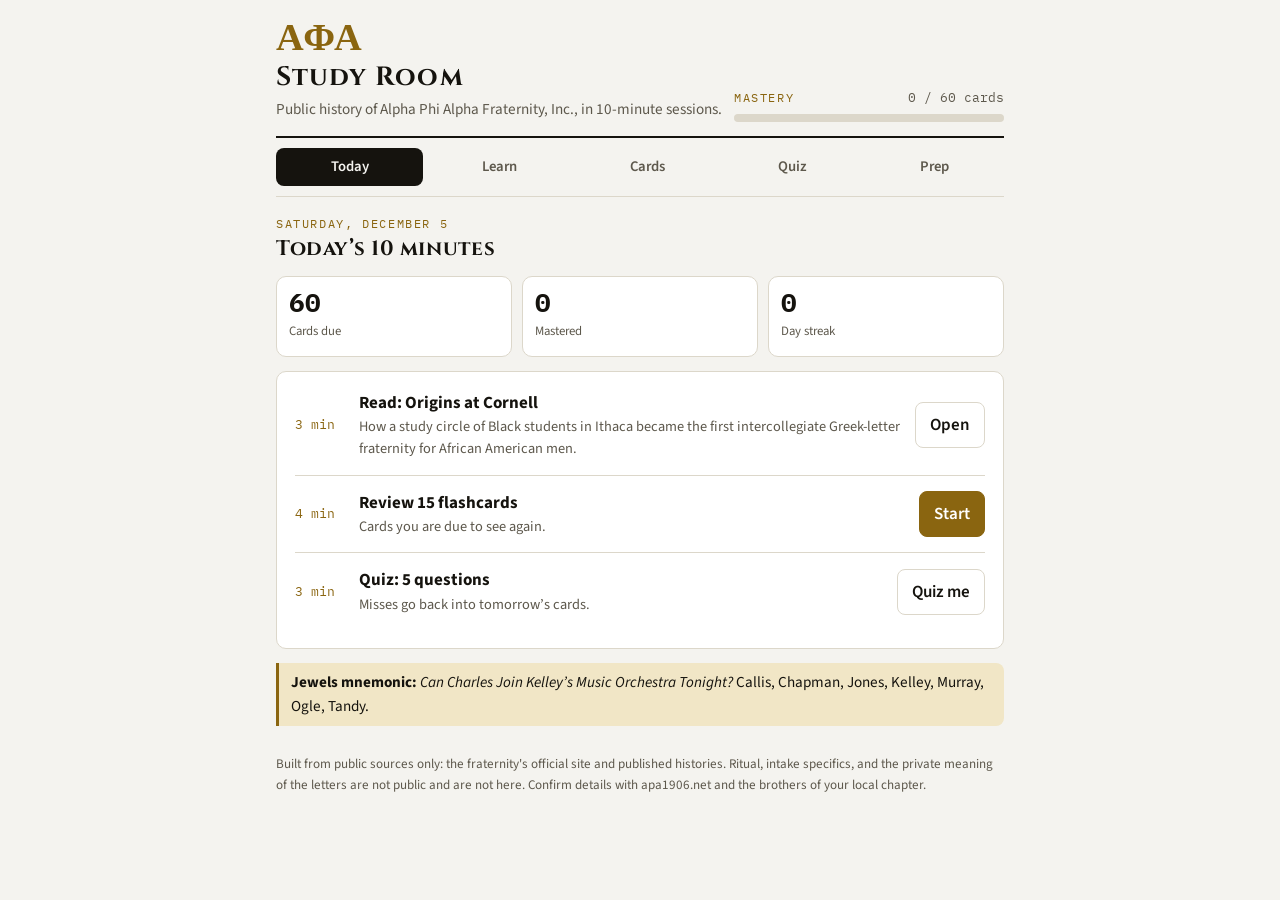
<file: alpha-study.html>
<!DOCTYPE html>
<html lang="en">
<head>
<meta charset="UTF-8">
<meta name="viewport" content="width=device-width, initial-scale=1.0, viewport-fit=cover">
<meta name="robots" content="noindex">
<title>ΑΦΑ Study Room</title>
<meta name="claude:viewport-fit-sides" content="cover">
<link rel="preconnect" href="https://fonts.googleapis.com">
<link rel="stylesheet" href="https://fonts.googleapis.com/css2?family=Cinzel:wght@500;700&family=Source+Sans+3:wght@400;600;700&family=IBM+Plex+Mono:wght@500&display=swap">
<style>
/* Layout: single study column, sticky tab bar; old gold on ink, reading-first */
:root{
  --bg:#f4f3ef; --surface:#ffffff; --ink:#15130e; --muted:#5d584c; --line:#dcd7ca;
  --gold:#8a6510; --gold-soft:#f1e6c6; --on-gold:#ffffff; --good:#2f7a4a; --bad:#a3392f;
  --f-display:'Cinzel','Trajan Pro',Georgia,serif;
  --f-body:'Source Sans 3','Segoe UI',system-ui,sans-serif;
  --f-mono:'IBM Plex Mono',ui-monospace,Menlo,monospace;
  --r:10px;
}
@media (prefers-color-scheme: dark){:root:not([data-theme="light"]){
  --bg:#0f0e0b; --surface:#1a1813; --ink:#f1ebdc; --muted:#b0a891; --line:#2f2b22;
  --gold:#d8ad3c; --gold-soft:#2c2412; --on-gold:#15130e; --good:#5fbf80; --bad:#e2766b; color-scheme:dark}}
:root[data-theme="dark"]{
  --bg:#0f0e0b; --surface:#1a1813; --ink:#f1ebdc; --muted:#b0a891; --line:#2f2b22;
  --gold:#d8ad3c; --gold-soft:#2c2412; --on-gold:#15130e; --good:#5fbf80; --bad:#e2766b; color-scheme:dark}

*{box-sizing:border-box}
body{background:var(--bg);color:var(--ink);font-family:var(--f-body);font-size:17px;line-height:1.55;margin:0}
body::before{content:"";position:fixed;inset:0 0 auto;height:env(safe-area-inset-top,0px);z-index:10;background:var(--bg)}
.wrap{max-width:760px;margin:0 auto;padding-left:max(16px,env(safe-area-inset-left,0px));padding-right:max(16px,env(safe-area-inset-right,0px));padding-block:20px 64px}
h1,h2,h3{font-family:var(--f-display);text-wrap:balance;margin:0;line-height:1.2}
h1{font-size:1.65rem;letter-spacing:.04em}
h2{font-size:1.3rem;letter-spacing:.03em}
h3{font-size:1.02rem;letter-spacing:.02em}
p{margin:0}
.eyebrow{font-family:var(--f-mono);font-size:.72rem;letter-spacing:.14em;text-transform:uppercase;color:var(--gold)}
.muted{color:var(--muted)}
.stack{display:flex;flex-direction:column;gap:14px}
.row{display:flex;gap:10px;flex-wrap:wrap;align-items:center}

header.top{display:flex;justify-content:space-between;align-items:flex-end;gap:12px;flex-wrap:wrap;padding-bottom:14px;border-bottom:2px solid var(--ink)}
.letters{font-family:var(--f-display);font-weight:700;font-size:2.4rem;line-height:1;color:var(--gold);letter-spacing:.06em}
.meter{flex:1 1 220px;min-width:0}
.meter-bar{height:8px;background:var(--line);border-radius:99px;overflow:hidden;margin-top:6px}
.meter-bar i{display:block;height:100%;background:var(--gold);width:0;transition:width .4s}

nav.tabs{position:sticky;top:env(safe-area-inset-top,0px);z-index:5;background:var(--bg);display:flex;gap:4px;padding-block:10px;margin-bottom:18px;border-bottom:1px solid var(--line);overflow-x:auto}
nav.tabs a{flex:1 0 auto;text-align:center;text-decoration:none;color:var(--muted);font-weight:600;font-size:.92rem;padding:8px 12px;border-radius:8px}
nav.tabs a[aria-current="page"]{background:var(--ink);color:var(--bg)}
nav.tabs a:focus-visible,button:focus-visible,textarea:focus-visible,summary:focus-visible{outline:3px solid var(--gold);outline-offset:2px}

.tiles{display:grid;grid-template-columns:repeat(3,1fr);gap:10px}
.tile{background:var(--surface);border:1px solid var(--line);border-radius:var(--r);padding:12px}
.tile b{display:block;font-family:var(--f-mono);font-size:1.6rem;font-variant-numeric:tabular-nums;line-height:1.1}
.tile span{font-size:.8rem;color:var(--muted)}

.panel{background:var(--surface);border:1px solid var(--line);border-radius:var(--r);padding:18px}
.plan{list-style:none;margin:0;padding:0;display:flex;flex-direction:column}
.plan li:first-child{padding-top:0}
.plan li{display:grid;grid-template-columns:52px 1fr auto;gap:12px;align-items:center;padding:14px 0;border-bottom:1px solid var(--line)}
.plan li:last-child{border-bottom:0}
.plan .min{font-family:var(--f-mono);font-size:.8rem;color:var(--gold)}
.plan li>div{min-width:0}
.plan li.done strong{text-decoration:line-through;color:var(--muted)}

button{font:inherit;cursor:pointer;border-radius:8px;border:1px solid var(--line);background:var(--surface);color:var(--ink);padding:9px 14px;font-weight:600}
button.primary{background:var(--gold);border-color:var(--gold);color:var(--on-gold)}
button.ghost{background:transparent}
button:disabled{opacity:.45;cursor:default}
.chip{padding:6px 12px;border-radius:99px;font-size:.85rem;font-weight:600}
.chip[aria-pressed="true"]{background:var(--ink);color:var(--bg);border-color:var(--ink)}

details.mod{background:var(--surface);border:1px solid var(--line);border-radius:var(--r)}
details.mod summary{list-style:none;cursor:pointer;padding:16px 18px;display:grid;grid-template-columns:1fr auto;gap:10px;align-items:center}
details.mod summary::-webkit-details-marker{display:none}
details.mod .body{padding:0 18px 18px;display:flex;flex-direction:column;gap:14px}
.badge{font-family:var(--f-mono);font-size:.7rem;letter-spacing:.08em;text-transform:uppercase;padding:3px 8px;border-radius:6px;border:1px solid var(--line);color:var(--muted);white-space:nowrap}
.badge.read{background:var(--gold-soft);color:var(--gold);border-color:var(--gold)}
ul.facts{margin:0;padding-left:20px;display:flex;flex-direction:column;gap:8px}
ul.facts b{color:var(--ink)}

.jewels{display:grid;grid-template-columns:repeat(auto-fill,minmax(200px,1fr));gap:10px}
.jewel{border:1px solid var(--line);border-radius:var(--r);padding:12px;display:flex;flex-direction:column;gap:4px;min-width:0}
.jewel .ini{font-family:var(--f-display);font-weight:700;color:var(--gold);font-size:1.15rem}
.jewel small{color:var(--muted);font-size:.86rem;line-height:1.4}
.mnemonic{border-left:3px solid var(--gold);padding:8px 12px;background:var(--gold-soft);border-radius:0 8px 8px 0;font-size:.95rem}

.tl{list-style:none;margin:0;padding:0;border-left:2px solid var(--gold);margin-left:6px}
.tl li{position:relative;padding:0 0 14px 18px}
.tl li::before{content:"";position:absolute;left:-7px;top:6px;width:12px;height:12px;border-radius:50%;background:var(--bg);border:2px solid var(--gold)}
.tl .yr{font-family:var(--f-mono);font-size:.82rem;color:var(--gold);display:block}

.flash{min-height:250px;display:flex;flex-direction:column;justify-content:space-between;gap:18px;background:var(--surface);border:1px solid var(--line);border-top:4px solid var(--gold);border-radius:var(--r);padding:20px}
.flash .q{font-size:1.25rem;font-weight:600;line-height:1.4}
.flash .a{font-family:var(--f-display);font-size:1.3rem;color:var(--gold);font-weight:700}
.flash .note{font-size:.93rem;color:var(--muted)}
.count{font-family:var(--f-mono);font-size:.8rem;color:var(--muted);font-variant-numeric:tabular-nums}
.grade{display:grid;grid-template-columns:1fr 1fr;gap:10px}
.grade button{padding:14px}
.grade .again{border-color:var(--bad);color:var(--bad)}
.grade .got{border-color:var(--good);color:var(--good)}

.opts{display:flex;flex-direction:column;gap:8px}
.opts button{text-align:left;font-weight:500;padding:13px 14px}
.opts button.right{border-color:var(--good);background:color-mix(in srgb,var(--good) 14%,var(--surface))}
.opts button.wrong{border-color:var(--bad);background:color-mix(in srgb,var(--bad) 14%,var(--surface))}

textarea{width:100%;min-height:84px;font:inherit;font-size:.95rem;color:var(--ink);background:var(--bg);border:1px solid var(--line);border-radius:8px;padding:10px;resize:vertical}
.two{display:grid;grid-template-columns:1fr 1fr;gap:12px}
.two>div{min-width:0}
.do li::marker{content:"✓  ";color:var(--good)}
.dont li::marker{content:"✕  ";color:var(--bad)}
a{color:var(--gold)}
.foot{margin-top:28px;font-size:.82rem;color:var(--muted)}
@media (max-width:560px){.two{grid-template-columns:1fr}.plan li{grid-template-columns:40px 1fr}.plan li button{grid-column:2;justify-self:start}h1{font-size:1.4rem}}
@media (prefers-reduced-motion:reduce){*{transition:none!important}}
</style>
</head>
<body>

<div class="wrap">
  <header class="top">
    <div class="stack" style="gap:4px">
      <div class="letters" aria-hidden="true">ΑΦΑ</div>
      <h1>Study Room</h1>
      <p class="muted" style="font-size:.95rem">Public history of Alpha Phi Alpha Fraternity, Inc., in 10-minute sessions.</p>
    </div>
    <div class="meter">
      <div class="row" style="justify-content:space-between"><span class="eyebrow">Mastery</span><span class="count" id="masteryText">0 / 0</span></div>
      <div class="meter-bar"><i id="masteryBar"></i></div>
    </div>
  </header>

  <nav class="tabs" aria-label="Sections">
    <a href="#today">Today</a><a href="#learn">Learn</a><a href="#cards">Cards</a><a href="#quiz">Quiz</a><a href="#prep">Prep</a>
  </nav>

  <main id="view"></main>

  <p class="foot">Built from public sources only: the fraternity's official site and published histories. Ritual, intake specifics, and the private meaning of the letters are not public and are not here. Confirm details with apa1906.net and the brothers of your local chapter.</p>
</div>

<script>
/* ---------- CONTENT ---------- */
const MODULES = [
 {id:'origins', title:'Origins at Cornell', mins:3,
  sum:'How a study circle of Black students in Ithaca became the first intercollegiate Greek-letter fraternity for African American men.',
  facts:[
   '<b>1905:</b> Black students at Cornell University, facing isolation and racism on campus, formed a literary and social study club for support and fellowship.',
   '<b>December 4, 1906:</b> The group organized as Alpha Phi Alpha at Cornell University in Ithaca, New York. December 4 is Founders’ Day.',
   'Alpha was the <b>first intercollegiate Greek-letter fraternity established for African American men</b>.',
   '<b>Alpha chapter</b> is at Cornell. <b>Beta</b> (Howard University) and <b>Gamma</b> (Virginia Union University) followed in 1907, making Alpha an intercollegiate organization.',
   '<b>1908:</b> The fraternity was incorporated (April 3, 1908) and held its first General Convention.',
   'The seven founders are called the <b>Seven Jewels</b>.'
  ]},
 {id:'jewels', title:'The Seven Jewels', mins:4,
  sum:'Know every name and one thing each man did. Expect this question first in any conversation with brothers.'},
 {id:'identity', title:'Motto, Aims & Symbols', mins:2,
  sum:'The public identity of the fraternity: what Alpha stands for and how it presents itself.',
  facts:[
   '<b>Motto:</b> “First of All, Servants of All, We Shall Transcend All.”',
   '<b>Aims:</b> Manly Deeds, Scholarship, and Love for All Mankind.',
   '<b>Colors:</b> Old Gold and Black.',
   '<b>Flower:</b> Yellow Rose.',
   '<b>Symbol:</b> The Sphinx. The official magazine, <i>The Sphinx</i>, has been published since 1914.',
   '<b>Hymn:</b> The fraternity hymn’s words were written by Brother Charles H. Wesley, historian and former General President.',
   '<b>World Headquarters:</b> Baltimore, Maryland.',
   'Alpha is the oldest of the nine historically Black Greek-letter organizations in the <b>National Pan-Hellenic Council (NPHC)</b>, known as the Divine Nine. The NPHC itself was founded at Howard University in 1930.'
  ]},
 {id:'programs', title:'National Programs', mins:3,
  sum:'Service is the center of Alpha. These programs are what chapters actually run, and what you would be joining to do.',
  facts:[
   '<b>Go-to-High-School, Go-to-College (1922):</b> The fraternity’s longest-running program, urging young people to finish school and pursue college.',
   '<b>A Voteless People Is a Hopeless People (1930s):</b> Voter education and registration, still active every election cycle.',
   '<b>Project Alpha (1980):</b> Developed with the March of Dimes to educate young men about responsibility, healthy relationships, and teen pregnancy prevention.',
   '<b>Brother’s Keeper:</b> Chapters support elderly or disabled brothers and widows of brothers.',
   '<b>Big Brothers Big Sisters of America:</b> A national mentoring partnership.',
   '<b>Martin Luther King Jr. Memorial:</b> Alpha brothers proposed a national memorial to Brother King in 1984, Congress authorized it in 1996, and the fraternity led the foundation that built it. It was dedicated on the National Mall on October 16, 2011.'
  ]},
 {id:'brothers', title:'Notable Brothers', mins:3,
  sum:'Leaders in law, civil rights, scholarship, sports, media, and music.',
  facts:[
   '<b>Martin Luther King Jr.:</b> Initiated in 1952 through Sigma chapter at Boston University.',
   '<b>Thurgood Marshall:</b> First African American Supreme Court Justice; initiated at Lincoln University (Pennsylvania).',
   '<b>W.E.B. Du Bois:</b> Scholar and NAACP co-founder; honorary member.',
   '<b>Jesse Owens:</b> Four gold medals at the 1936 Berlin Olympics; Ohio State University.',
   '<b>Frederick D. Patterson:</b> President of Tuskegee and founder of the United Negro College Fund (1944).',
   '<b>Charles H. Wesley:</b> Historian, General President, and author of the fraternity’s official history.',
   '<b>Adam Clayton Powell Jr.:</b> Pastor and congressman from Harlem.',
   '<b>Andrew Young:</b> Civil rights leader, U.N. Ambassador, and Mayor of Atlanta.',
   '<b>Paul Robeson:</b> Actor, singer, activist, and Rutgers All-American.',
   '<b>Duke Ellington:</b> Composer and bandleader; honorary member.',
   '<b>John H. Johnson:</b> Founder of <i>Ebony</i> and <i>Jet</i>.',
   '<b>Lionel Richie:</b> Singer and songwriter; Tuskegee University.',
   '<b>Stuart Scott:</b> ESPN anchor; University of North Carolina.'
  ]},
 {id:'structure', title:'How Alpha Works Today', mins:2,
  sum:'Where you fit as a working professional, and how membership works now.',
  facts:[
   'Alpha has <b>college chapters</b> and <b>alumni chapters</b> across the United States, the Caribbean, Europe, Africa, and Asia.',
   'Chapters are grouped into <b>five regions</b>: Eastern, Southern, Midwestern, Southwestern, and Western. New York is in the <b>Eastern Region</b>.',
   'Alumni chapter names end in <b>Lambda</b>. That is your path: membership through an alumni chapter as a college graduate.',
   'In 1990 the NPHC organizations abolished pledging. Alpha now uses a <b>Membership Intake Process (MIP)</b>.',
   '<b>Hazing is prohibited.</b> Anyone offering an unofficial or underground path is a red flag. Walk away.',
   'Official information lives at <b>apa1906.net</b>. Requirements and intake timing are set nationally and through each chapter.'
  ]},
 {id:'timeline', title:'Timeline', mins:2, sum:'The order of events. Read top to bottom once a week.'}
];

const JEWELS = [
 {n:'Henry Arthur Callis', i:'HAC', h:'Physician and medical educator; taught at Howard University’s College of Medicine. The last surviving Jewel (died 1974).'},
 {n:'Charles Henry Chapman', i:'CHC', h:'Agricultural educator; taught at Florida A&M. The first Jewel to pass (1934).'},
 {n:'Eugene Kinckle Jones', i:'EKJ', h:'Helped found Beta and Gamma chapters. Led the National Urban League as executive secretary; served in FDR’s “Black Cabinet.”'},
 {n:'George Biddle Kelley', i:'GBK', h:'Civil engineer; the first African American registered as an engineer in New York State. Worked on the State Barge Canal.'},
 {n:'Nathaniel Allison Murray', i:'NAM', h:'Educator; spent his career teaching in the public schools of Washington, D.C.'},
 {n:'Robert Harold Ogle', i:'RHO', h:'Built his career on the staff of the United States Senate in Washington, D.C.'},
 {n:'Vertner Woodson Tandy', i:'VWT', h:'First African American registered architect in New York State. Designed Villa Lewaro for Madam C.J. Walker and St. Philip’s Episcopal Church in Harlem. Designed the fraternity pin.'}
];

const TIMELINE = [
 ['1905','Black students at Cornell form a literary and social study club.'],
 ['Dec 4, 1906','Alpha Phi Alpha founded at Cornell University, Ithaca, NY.'],
 ['1907','Beta (Howard) and Gamma (Virginia Union) chapters established.'],
 ['1908','Incorporated April 3; first General Convention held.'],
 ['1914','First issue of The Sphinx.'],
 ['1922','Go-to-High-School, Go-to-College launches.'],
 ['1930','National Pan-Hellenic Council founded at Howard University.'],
 ['1930s','A Voteless People Is a Hopeless People begins.'],
 ['1934','Jewel Charles H. Chapman passes, the first Jewel to do so.'],
 ['1952','Martin Luther King Jr. initiated at Boston University.'],
 ['1974','Jewel Henry A. Callis, the last surviving Jewel, passes.'],
 ['1980','Project Alpha launches with the March of Dimes.'],
 ['1984','Alpha brothers propose a national memorial to Dr. King.'],
 ['1990','Pledging abolished; Membership Intake Process adopted.'],
 ['1996','Congress authorizes the MLK Memorial.'],
 ['2006','Centennial of the fraternity.'],
 ['Oct 16, 2011','Martin Luther King Jr. Memorial dedicated in Washington, D.C.']
];

/* g = distractor group; d = custom distractors; mc:false = flashcard only */
const CARDS = [
 // origins
 {m:'origins',q:'Where was Alpha Phi Alpha founded?',a:'Cornell University, Ithaca, NY',g:'place'},
 {m:'origins',q:'What is the founding date?',a:'December 4, 1906',g:'date'},
 {m:'origins',q:'Alpha was the first intercollegiate Greek-letter fraternity established for whom?',a:'African American men',d:['Black college women','First-generation students','Graduate students of all races']},
 {m:'origins',q:'What did Alpha begin as in 1905?',a:'A literary and social study club',d:['A debate team','A church youth group','An athletic club']},
 {m:'origins',q:'Where was Beta chapter established?',a:'Howard University',g:'place'},
 {m:'origins',q:'Where was Gamma chapter established?',a:'Virginia Union University',g:'place'},
 {m:'origins',q:'In what year did Beta and Gamma chapters form?',a:'1907',g:'year'},
 {m:'origins',q:'When was the fraternity incorporated?',a:'April 3, 1908',g:'date'},
 {m:'origins',q:'What are the founders called?',a:'The Seven Jewels',d:['The Seven Pillars','The Founding Fathers','The Cornell Seven']},
 // jewels
 {m:'jewels',q:'Name all Seven Jewels.',a:'Callis, Chapman, Jones, Kelley, Murray, Ogle, Tandy',note:'Mnemonic: Can Charles Join Kelley’s Music Orchestra Tonight?',mc:false},
 {m:'jewels',q:'Which Jewel was the first African American registered architect in New York State?',a:'Vertner Woodson Tandy',g:'jewel'},
 {m:'jewels',q:'Which Jewel designed Villa Lewaro for Madam C.J. Walker?',a:'Vertner Woodson Tandy',g:'jewel'},
 {m:'jewels',q:'Which Jewel designed the fraternity pin?',a:'Vertner Woodson Tandy',g:'jewel'},
 {m:'jewels',q:'Which Jewel was the first African American registered engineer in New York State?',a:'George Biddle Kelley',g:'jewel'},
 {m:'jewels',q:'Which Jewel led the National Urban League?',a:'Eugene Kinckle Jones',g:'jewel'},
 {m:'jewels',q:'Which Jewel helped found Beta and Gamma chapters?',a:'Eugene Kinckle Jones',g:'jewel'},
 {m:'jewels',q:'Which Jewel was a physician and the last surviving Jewel?',a:'Henry Arthur Callis',g:'jewel'},
 {m:'jewels',q:'Which Jewel was an agricultural educator and the first to pass?',a:'Charles Henry Chapman',g:'jewel'},
 {m:'jewels',q:'Which Jewel built his career on the U.S. Senate staff?',a:'Robert Harold Ogle',g:'jewel'},
 {m:'jewels',q:'Which Jewel taught in the Washington, D.C. public schools?',a:'Nathaniel Allison Murray',g:'jewel'},
 {m:'jewels',q:'In what year did Jewel Callis, the last surviving Jewel, pass?',a:'1974',g:'year'},
 // identity
 {m:'identity',q:'What is the motto?',a:'First of All, Servants of All, We Shall Transcend All',d:['Service Above Self, Brotherhood Above All','Lifting As We Climb','Achievement in Every Field of Human Endeavor']},
 {m:'identity',q:'What are the three aims?',a:'Manly Deeds, Scholarship, and Love for All Mankind',d:['Brotherhood, Scholarship, and Service','Manhood, Perseverance, and Uplift','Faith, Family, and Fellowship']},
 {m:'identity',q:'What are the colors?',a:'Old Gold and Black',d:['Crimson and Cream','Royal Blue and White','Royal Purple and Old Gold']},
 {m:'identity',q:'What is the flower?',a:'Yellow Rose',d:['Red Rose','White Rose','Tea Rose']},
 {m:'identity',q:'What is the fraternity’s symbol, and the name of its magazine?',a:'The Sphinx',d:['The Pyramid','The Eagle','The Lion']},
 {m:'identity',q:'When was The Sphinx first published?',a:'1914',g:'year'},
 {m:'identity',q:'Who wrote the words of the fraternity hymn?',a:'Charles H. Wesley',g:'brother'},
 {m:'identity',q:'Where is World Headquarters?',a:'Baltimore, Maryland',g:'place'},
 {m:'identity',q:'Which council includes Alpha and the rest of the Divine Nine?',a:'National Pan-Hellenic Council (NPHC)',d:['North American Interfraternity Conference','National Panhellenic Conference','United Negro College Fund']},
 {m:'identity',q:'In what year was the NPHC founded?',a:'1930',g:'year'},
 // programs
 {m:'programs',q:'Which program, launched in 1922, urges students to finish school and go to college?',a:'Go-to-High-School, Go-to-College',g:'program'},
 {m:'programs',q:'Which program focuses on voter education and registration?',a:'A Voteless People Is a Hopeless People',g:'program'},
 {m:'programs',q:'Which program was built with the March of Dimes to educate young men?',a:'Project Alpha',g:'program'},
 {m:'programs',q:'Which program supports elderly brothers and widows of brothers?',a:'Brother’s Keeper',g:'program'},
 {m:'programs',q:'Which organization is Alpha’s national mentoring partner?',a:'Big Brothers Big Sisters of America',g:'program'},
 {m:'programs',q:'In what year did Go-to-High-School, Go-to-College launch?',a:'1922',g:'year'},
 {m:'programs',q:'In what year did Project Alpha launch?',a:'1980',g:'year'},
 {m:'programs',q:'When was the Martin Luther King Jr. Memorial dedicated?',a:'October 16, 2011',g:'date'},
 {m:'programs',q:'In what year did Congress authorize the MLK Memorial?',a:'1996',g:'year'},
 // brothers
 {m:'brothers',q:'Which brother was the first African American Supreme Court Justice?',a:'Thurgood Marshall',g:'brother'},
 {m:'brothers',q:'Which brother was initiated at Boston University in 1952?',a:'Martin Luther King Jr.',g:'brother'},
 {m:'brothers',q:'Which brother won four gold medals at the 1936 Olympics?',a:'Jesse Owens',g:'brother'},
 {m:'brothers',q:'Which brother founded the United Negro College Fund?',a:'Frederick D. Patterson',g:'brother'},
 {m:'brothers',q:'Which brother wrote the fraternity’s official history and served as General President?',a:'Charles H. Wesley',g:'brother'},
 {m:'brothers',q:'Which NAACP co-founder is an honorary member?',a:'W.E.B. Du Bois',g:'brother'},
 {m:'brothers',q:'Which brother was a Harlem pastor and congressman?',a:'Adam Clayton Powell Jr.',g:'brother'},
 {m:'brothers',q:'Which brother served as U.N. Ambassador and Mayor of Atlanta?',a:'Andrew Young',g:'brother'},
 {m:'brothers',q:'Which brother founded Ebony and Jet?',a:'John H. Johnson',g:'brother'},
 {m:'brothers',q:'Which brother was an ESPN anchor from UNC?',a:'Stuart Scott',g:'brother'},
 {m:'brothers',q:'Which brother was an actor, singer, activist, and Rutgers All-American?',a:'Paul Robeson',g:'brother'},
 {m:'brothers',q:'Which composer and bandleader is an honorary member?',a:'Duke Ellington',g:'brother'},
 {m:'brothers',q:'Where was Thurgood Marshall initiated?',a:'Lincoln University (Pennsylvania)',g:'place'},
 // structure
 {m:'structure',q:'Alumni chapter names end in which Greek letter?',a:'Lambda',d:['Omega','Sigma','Delta']},
 {m:'structure',q:'How many regions does Alpha have?',a:'Five',d:['Three','Seven','Nine']},
 {m:'structure',q:'Which region includes New York?',a:'Eastern Region',d:['Southern Region','Midwestern Region','Northern Region']},
 {m:'structure',q:'What is today’s official path to membership called?',a:'Membership Intake Process (MIP)',d:['Line Process','Probate Program','Pledge Period']},
 {m:'structure',q:'In what year did NPHC organizations abolish pledging?',a:'1990',g:'year'},
 {m:'structure',q:'As a working college graduate, which kind of chapter is your path?',a:'An alumni chapter',d:['A college chapter','Any chapter in the region','A national at-large program']},
 {m:'structure',q:'What is the official website?',a:'apa1906.net',mc:false}
].map((c,i)=>({...c,id:'c'+i}));

const PREP_Q = [
 {id:'why',q:'Why Alpha, and why now? Say it in two sentences you would actually say out loud.'},
 {id:'aim',q:'Which aim (Manly Deeds, Scholarship, Love for All Mankind) already shows up in your life? Give one real example.'},
 {id:'serve',q:'Which national program would you work on first? Go-to-High-School, Go-to-College lines up with your AP work; Brother’s Keeper and voter work line up with GUS.'},
 {id:'record',q:'What service record can a chapter verify? List dates, organizations, and who can speak to it.'},
 {id:'chapter',q:'Which alumni chapters serve Queens and Long Island? Who do you already know that is a brother?'},
 {id:'daughter',q:'What do you want your daughter to see from this commitment?'}
];

/* ---------- STATE ---------- */
const KEY='apa-study-v1';
const DAY=86400000, INTERVALS=[0,1,2,4,8,16];
let S={cards:{},read:{},streak:{n:0,last:''},notes:{},doneToday:{}};
try{const raw=localStorage.getItem(KEY); if(raw) S={...S,...JSON.parse(raw)};}catch(e){}
function save(){try{localStorage.setItem(KEY,JSON.stringify(S));}catch(e){}}
const today=()=>new Date().toISOString().slice(0,10);
function cs(id){return S.cards[id]||{box:0,due:0};}
function isDue(c){return cs(c.id).due<=Date.now();}
function mastered(){return CARDS.filter(c=>cs(c.id).box>=4).length;}
function grade(c,ok){
  const st=cs(c.id); const box=ok?Math.min(5,st.box+1):1;
  S.cards[c.id]={box,due:Date.now()+INTERVALS[box]*DAY-3600000};
  touchStreak(); save(); renderMeter();
}
function touchStreak(){
  const t=today(); if(S.streak.last===t) return;
  const y=new Date(Date.now()-DAY).toISOString().slice(0,10);
  S.streak={n:S.streak.last===y?S.streak.n+1:1,last:t};
}
function doneStep(k){ if(!S.doneToday||S.doneToday.d!==today()) S.doneToday={d:today()}; S.doneToday[k]=true; save(); }
function stepDone(k){return S.doneToday&&S.doneToday.d===today()&&S.doneToday[k];}
const shuffle=a=>{a=a.slice();for(let i=a.length-1;i>0;i--){const j=Math.floor(Math.random()*(i+1));[a[i],a[j]]=[a[j],a[i]];}return a;};
const esc=s=>String(s).replace(/[&<>"]/g,ch=>({'&':'&amp;','<':'&lt;','>':'&gt;','"':'&quot;'}[ch]));

function renderMeter(){
  const m=mastered(); document.getElementById('masteryText').textContent=m+' / '+CARDS.length+' cards';
  document.getElementById('masteryBar').style.width=(m/CARDS.length*100)+'%';
}

/* ---------- VIEWS ---------- */
const V=document.getElementById('view');
let deckFilter='due';

function viewToday(){
  const due=CARDS.filter(isDue).length;
  const next=MODULES.find(m=>!S.read[m.id])||MODULES[0];
  const streakNow=(S.streak.last===today()||S.streak.last===new Date(Date.now()-DAY).toISOString().slice(0,10))?S.streak.n:0;
  V.innerHTML=`<div class="stack">
   <div><p class="eyebrow">${new Date().toLocaleDateString(undefined,{weekday:'long',month:'long',day:'numeric'})}</p>
   <h2 style="margin-top:4px">Today’s 10 minutes</h2></div>
   <div class="tiles">
    <div class="tile"><b>${due}</b><span>Cards due</span></div>
    <div class="tile"><b>${mastered()}</b><span>Mastered</span></div>
    <div class="tile"><b>${streakNow}</b><span>Day streak</span></div>
   </div>
   <div class="panel"><ol class="plan">
    <li class="${stepDone('read')?'done':''}"><span class="min">3 min</span><div><strong>Read: ${esc(next.title)}</strong><p class="muted" style="font-size:.9rem">${esc(next.sum)}</p></div><button data-go="read" data-mod="${next.id}">Open</button></li>
    <li class="${stepDone('cards')?'done':''}"><span class="min">4 min</span><div><strong>Review ${Math.min(due,15)||'15'} flashcards</strong><p class="muted" style="font-size:.9rem">${due?'Cards you are due to see again.':'Nothing due. Run a mixed set to stay sharp.'}</p></div><button class="primary" data-go="cards">Start</button></li>
    <li class="${stepDone('quiz')?'done':''}"><span class="min">3 min</span><div><strong>Quiz: 5 questions</strong><p class="muted" style="font-size:.9rem">Misses go back into tomorrow’s cards.</p></div><button data-go="quiz">Quiz me</button></li>
   </ol></div>
   <div class="mnemonic"><b>Jewels mnemonic:</b> <i>Can Charles Join Kelley’s Music Orchestra Tonight?</i> Callis, Chapman, Jones, Kelley, Murray, Ogle, Tandy.</div>
  </div>`;
  V.querySelectorAll('[data-go]').forEach(b=>b.onclick=()=>{
    const g=b.dataset.go;
    if(g==='read'){openMod=b.dataset.mod; location.hash='learn';}
    if(g==='cards'){deckFilter=due?'due':'all'; deckSize=15; location.hash='cards';}
    if(g==='quiz'){quizLen=5; location.hash='quiz';}
  });
}

let openMod=null;
function modBody(m){
  if(m.id==='jewels') return `<div class="mnemonic"><i>Can Charles Join Kelley’s Music Orchestra Tonight?</i></div>
   <div class="jewels">${JEWELS.map(j=>`<div class="jewel"><span class="ini">${j.i}</span><strong>${j.n}</strong><small>${j.h}</small></div>`).join('')}</div>`;
  if(m.id==='timeline') return `<ul class="tl">${TIMELINE.map(t=>`<li><span class="yr">${t[0]}</span>${t[1]}</li>`).join('')}</ul>`;
  return `<ul class="facts">${m.facts.map(f=>`<li>${f}</li>`).join('')}</ul>`;
}
function viewLearn(){
  V.innerHTML=`<div class="stack"><div><p class="eyebrow">${Object.keys(S.read).length} of ${MODULES.length} read</p><h2 style="margin-top:4px">Modules</h2></div>
  ${MODULES.map(m=>`<details class="mod" id="mod-${m.id}" ${openMod===m.id?'open':''}>
    <summary><div><h3>${m.title}</h3><p class="muted" style="font-size:.9rem;margin-top:2px">${m.sum}</p></div>
    <span class="badge ${S.read[m.id]?'read':''}">${S.read[m.id]?'Read':m.mins+' min'}</span></summary>
    <div class="body">${modBody(m)}
     <div class="row"><button class="primary" data-read="${m.id}">${S.read[m.id]?'Marked as read':'Mark as read'}</button>
     ${CARDS.some(c=>c.m===m.id)?`<button class="ghost" data-drill="${m.id}">Drill these cards</button>`:''}</div>
    </div></details>`).join('')}</div>`;
  V.querySelectorAll('[data-read]').forEach(b=>b.onclick=()=>{S.read[b.dataset.read]=true; doneStep('read'); touchStreak(); save(); openMod=b.dataset.read; viewLearn();});
  V.querySelectorAll('[data-drill]').forEach(b=>b.onclick=()=>{deckFilter=b.dataset.drill; deckSize=99; location.hash='cards';});
  if(openMod){const el=document.getElementById('mod-'+openMod); if(el) el.scrollIntoView({block:'start'}); openMod=null;}
}

let deck=[],di=0,deckSize=15,shown=false,tally={ok:0,miss:0};
function buildDeck(){
  let pool = deckFilter==='due'?CARDS.filter(isDue): deckFilter==='all'?CARDS: CARDS.filter(c=>c.m===deckFilter);
  if(!pool.length) pool=CARDS;
  pool=shuffle(pool).sort((a,b)=>cs(a.id).box-cs(b.id).box);
  deck=pool.slice(0,deckSize); di=0; shown=false; tally={ok:0,miss:0};
}
function viewCards(){ buildDeck(); drawCards(); }
function drawCards(){
  const chips=[['due','Due'],['all','All'],['origins','Origins'],['jewels','Jewels'],['identity','Symbols'],['programs','Programs'],['brothers','Brothers'],['structure','Today']];
  const head=`<div class="row" role="group" aria-label="Deck">${chips.map(([k,l])=>`<button class="chip" aria-pressed="${deckFilter===k}" data-f="${k}">${l}</button>`).join('')}</div>`;
  if(di>=deck.length){
    doneStep('cards');
    V.innerHTML=`<div class="stack">${head}<div class="flash"><div><p class="eyebrow">Set complete</p><p class="q" style="margin-top:8px">${tally.ok} got it · ${tally.miss} to repeat</p><p class="note" style="margin-top:6px">Cards you missed come back tomorrow. Cards you knew space out to 2, 4, 8, then 16 days.</p></div>
    <div class="row"><button class="primary" id="again">Run another set</button><button class="ghost" onclick="location.hash='quiz'">Take the quiz</button></div></div></div>`;
    document.getElementById('again').onclick=()=>{deckFilter='all';buildDeck();drawCards();};
  } else {
    const c=deck[di]; const mod=MODULES.find(m=>m.id===c.m);
    V.innerHTML=`<div class="stack">${head}<div class="flash">
      <div class="row" style="justify-content:space-between"><span class="eyebrow">${mod.title}</span><span class="count">${di+1} / ${deck.length}</span></div>
      <p class="q">${esc(c.q)}</p>
      <div ${shown?'':'hidden'} id="ans"><p class="a">${esc(c.a)}</p>${c.note?`<p class="note" style="margin-top:6px">${esc(c.note)}</p>`:''}</div>
      ${shown?`<div class="grade"><button class="again" id="miss">Again</button><button class="got" id="ok">Got it</button></div>`:`<button class="primary" id="show" style="padding:14px">Show answer</button>`}
    </div><p class="muted" style="font-size:.85rem">Say the answer out loud before you tap. Keys: space to flip, 1 again, 2 got it.</p></div>`;
    if(!shown) document.getElementById('show').onclick=()=>{shown=true;drawCards();};
    else{
      document.getElementById('miss').onclick=()=>{grade(c,false);tally.miss++;di++;shown=false;drawCards();};
      document.getElementById('ok').onclick=()=>{grade(c,true);tally.ok++;di++;shown=false;drawCards();};
    }
  }
  V.querySelectorAll('[data-f]').forEach(b=>b.onclick=()=>{deckFilter=b.dataset.f; deckSize=deckFilter==='due'||deckFilter==='all'?15:99; buildDeck(); drawCards();});
}
document.addEventListener('keydown',e=>{
  if(route()!=='cards'||e.target.tagName==='TEXTAREA'||di>=deck.length) return;
  if(e.key===' '&&!shown){e.preventDefault();document.getElementById('show')?.click();}
  else if(shown&&e.key==='1') document.getElementById('miss')?.click();
  else if(shown&&e.key==='2') document.getElementById('ok')?.click();
});

let quiz=[],qi=0,qscore=0,qmiss=[],quizLen=10,answered=false;
function options(c){
  let d=c.d? c.d.slice(): shuffle([...new Set(CARDS.filter(x=>x.g===c.g&&x.a!==c.a).map(x=>x.a))]).slice(0,3);
  return shuffle([c.a,...d.slice(0,3)]);
}
function viewQuiz(){
  const pool=shuffle(CARDS.filter(c=>c.mc!==false)).sort((a,b)=>cs(a.id).box-cs(b.id).box+(Math.random()-.5)*2);
  quiz=pool.slice(0,quizLen).map(c=>({c,opts:options(c)})); qi=0; qscore=0; qmiss=[]; answered=false; drawQuiz();
}
function drawQuiz(){
  if(qi>=quiz.length){
    doneStep('quiz'); touchStreak(); save();
    V.innerHTML=`<div class="stack"><div class="flash"><div><p class="eyebrow">Quiz complete</p><p class="a" style="margin-top:8px;font-size:2rem">${qscore} / ${quiz.length}</p></div>
     ${qmiss.length?`<div><p class="eyebrow" style="color:var(--bad)">Review these</p><ul class="facts" style="margin-top:8px">${qmiss.map(c=>`<li>${esc(c.q)} <b>${esc(c.a)}</b></li>`).join('')}</ul></div>`:'<p class="note">Clean sweep.</p>'}
     <div class="row"><button class="primary" id="qagain">New quiz</button><button class="ghost" onclick="location.hash='today'">Back to today</button></div></div></div>`;
    document.getElementById('qagain').onclick=()=>{quizLen=10;viewQuiz();};
    return;
  }
  const {c,opts}=quiz[qi];
  V.innerHTML=`<div class="stack"><div class="flash">
   <div class="row" style="justify-content:space-between"><span class="eyebrow">${MODULES.find(m=>m.id===c.m).title}</span><span class="count">${qi+1} / ${quiz.length} · ${qscore} right</span></div>
   <p class="q">${esc(c.q)}</p>
   <div class="opts">${opts.map((o,i)=>`<button data-o="${i}">${esc(o)}</button>`).join('')}</div>
   <button class="primary" id="qnext" hidden>${qi+1<quiz.length?'Next question':'See score'}</button>
  </div></div>`;
  V.querySelectorAll('[data-o]').forEach(b=>b.onclick=()=>{
    if(answered) return; answered=true;
    const pick=opts[+b.dataset.o], ok=pick===c.a;
    V.querySelectorAll('[data-o]').forEach(x=>{x.disabled=true; if(opts[+x.dataset.o]===c.a){x.classList.add('right');x.disabled=false;}});
    if(!ok){b.classList.add('wrong');b.disabled=false;qmiss.push(c);} else qscore++;
    grade(c,ok);
    const n=document.getElementById('qnext'); n.hidden=false; n.focus();
    n.onclick=()=>{qi++;answered=false;drawQuiz();};
  });
}

function viewPrep(){
  V.innerHTML=`<div class="stack">
   <div><p class="eyebrow">Before an interest meeting</p><h2 style="margin-top:4px">Know your why</h2>
   <p class="muted" style="margin-top:6px">Facts show you did the reading. Your answers to these show who you are. Notes save in this browser only.</p></div>
   ${PREP_Q.map(p=>`<div class="panel stack" style="gap:8px"><label for="n-${p.id}"><strong>${p.q}</strong></label>
     <textarea id="n-${p.id}" data-n="${p.id}" placeholder="Draft it here">${esc(S.notes[p.id]||'')}</textarea></div>`).join('')}
   <div class="two">
    <div class="panel"><h3>Do</h3><ul class="facts do" style="margin-top:10px">
     <li>Go to public chapter events: service days, forums, Founders’ Day programs.</li>
     <li>Talk to brothers you already know about their experience.</li>
     <li>Keep your transcript, résumé, and service record ready.</li>
     <li>Follow official guidance at apa1906.net and from the chapter.</li>
     <li>Be patient. Intake timing is set by the chapter.</li>
    </ul></div>
    <div class="panel"><h3>Don’t</h3><ul class="facts dont" style="margin-top:10px">
     <li>Wear letters, colors, or paraphernalia before membership.</li>
     <li>Ask brothers about ritual or private intake details.</li>
     <li>Accept any unofficial or “underground” process.</li>
     <li>Lead with notable names. Lead with service.</li>
     <li>Treat it as networking only. It is a lifetime commitment.</li>
    </ul></div>
   </div>
   <div class="panel"><h3>Go deeper</h3><ul class="facts" style="margin-top:10px">
    <li><a href="https://apa1906.net" target="_blank" rel="noopener">apa1906.net</a>: official history, programs, and chapter locator.</li>
    <li>Charles H. Wesley, <i>The History of Alpha Phi Alpha: A Development in College Life</i>. The official history.</li>
    <li>Gregory S. Parks and Stefan M. Bradley, eds., <i>Alpha Phi Alpha: A Legacy of Greatness, the Demands of Transcendence</i>.</li>
    <li>Lawrence C. Ross Jr., <i>The Divine Nine: The History of African American Fraternities and Sororities</i>.</li>
   </ul></div>
  </div>`;
  V.querySelectorAll('[data-n]').forEach(t=>t.oninput=()=>{S.notes[t.dataset.n]=t.value; save();});
}

/* ---------- ROUTER ---------- */
const ROUTES={today:viewToday,learn:viewLearn,cards:viewCards,quiz:viewQuiz,prep:viewPrep};
function route(){const h=location.hash.slice(1);return ROUTES[h]?h:'today';}
function render(){
  const r=route();
  document.querySelectorAll('nav.tabs a').forEach(a=>{ if(a.getAttribute('href')==='#'+r) a.setAttribute('aria-current','page'); else a.removeAttribute('aria-current'); });
  ROUTES[r](); renderMeter();
  if(r!=='learn') window.scrollTo(0,0);
}
window.addEventListener('hashchange',render);
render();
</script>
</body>
</html>
</file>
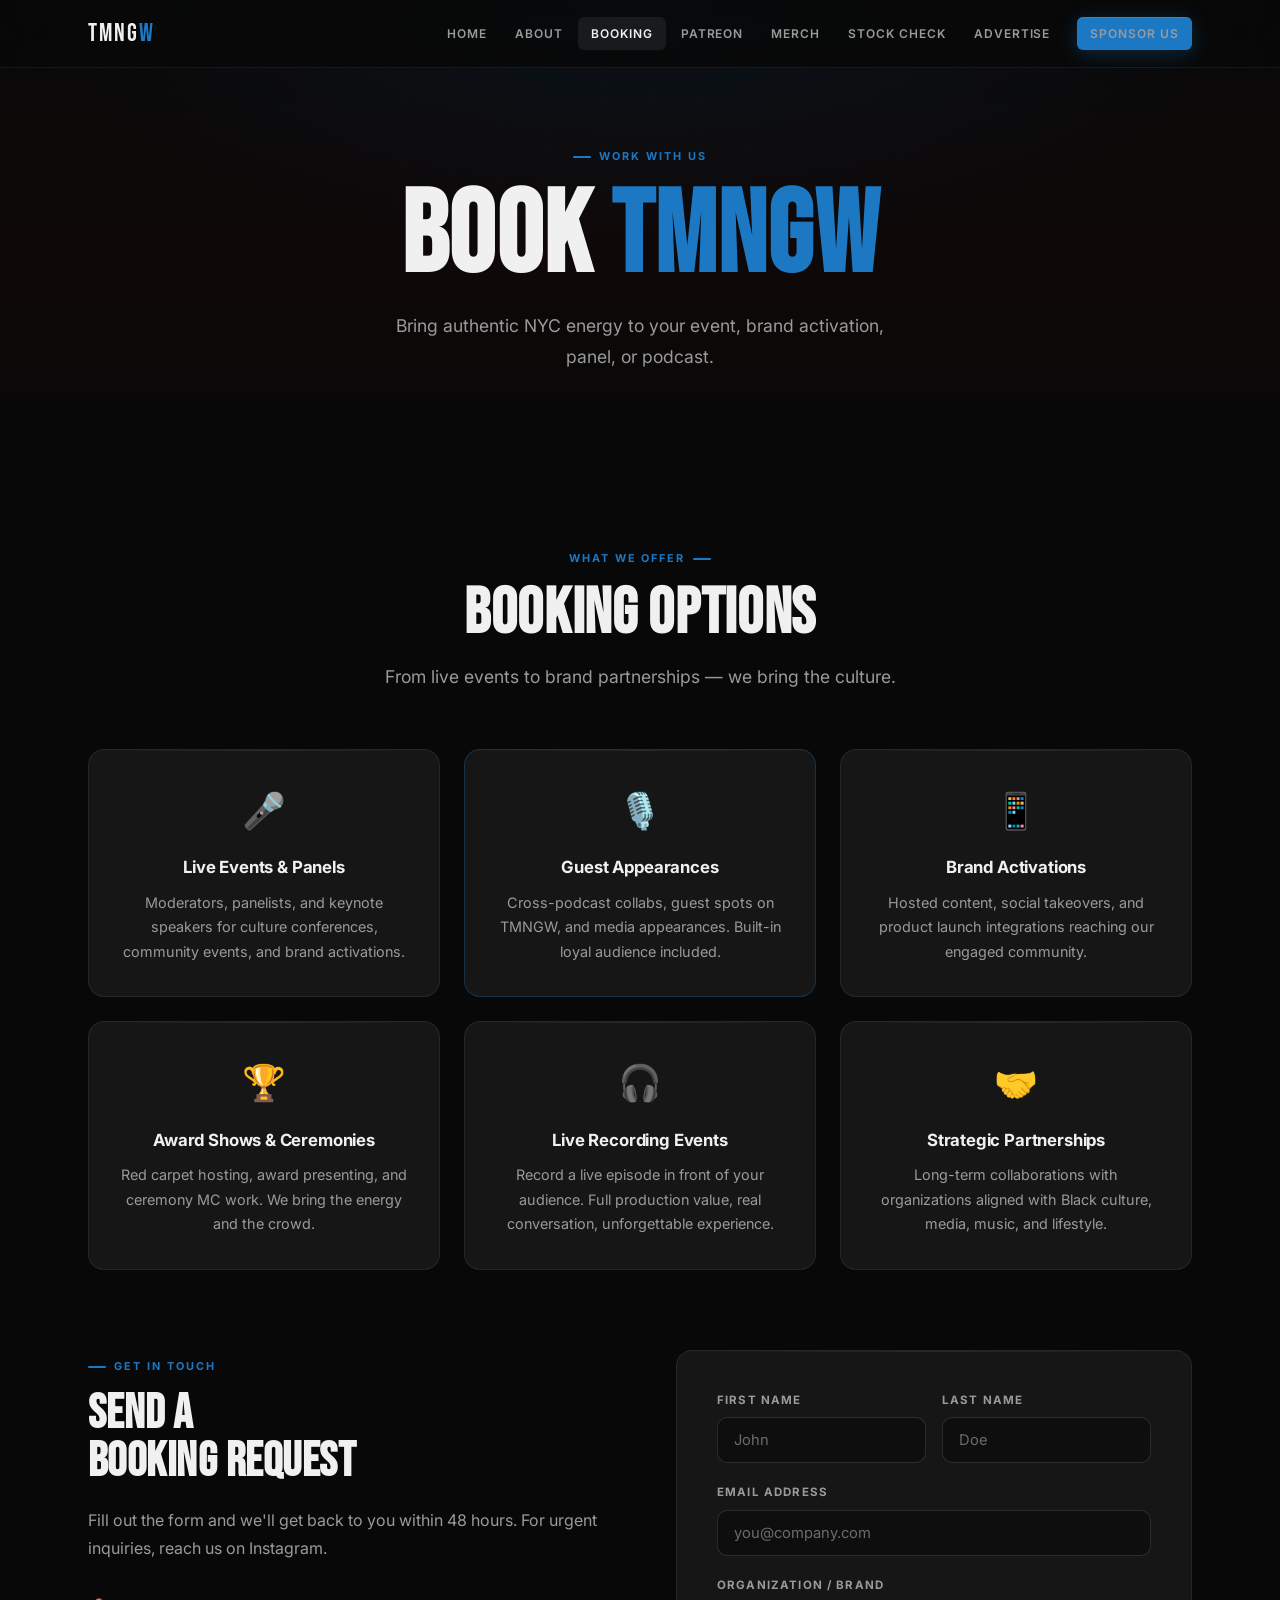
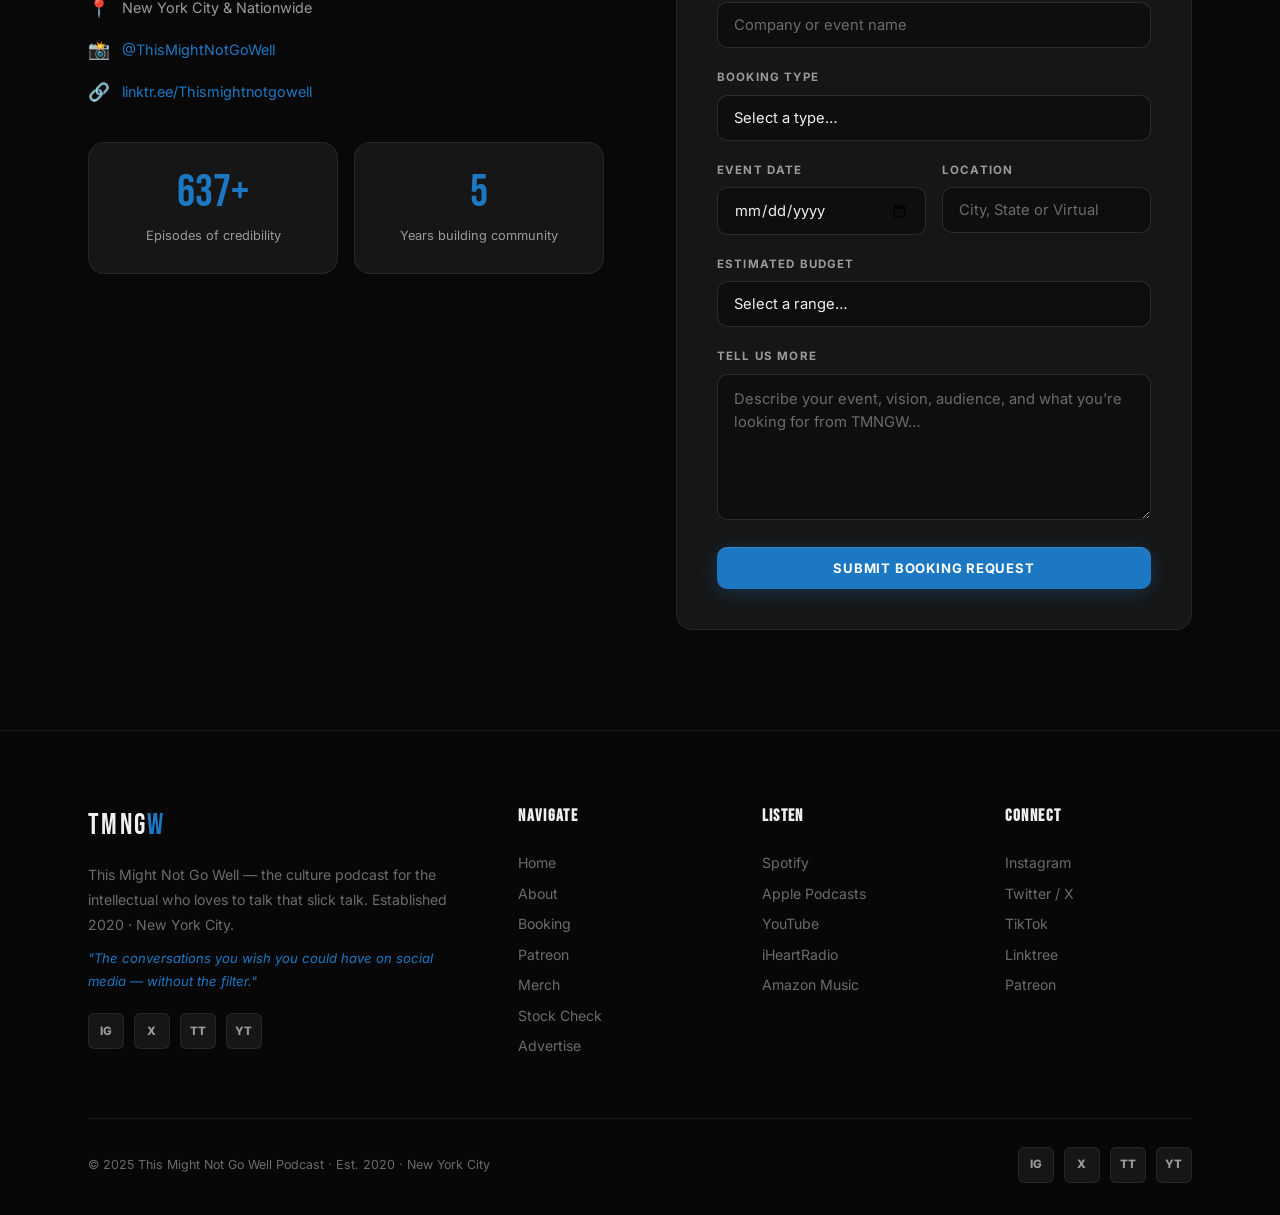
<file: booking.html>
<!DOCTYPE html>
<html lang="en">
<head>
  <meta charset="UTF-8" />
  <meta name="viewport" content="width=device-width, initial-scale=1.0" />
  <title>Booking – This Might Not Go Well</title>
  <meta name="description" content="Book the TMNGW hosts for live events, panels, brand activations, and guest appearances." />
  <link rel="stylesheet" href="style.css" />
</head>
<body>

<nav id="nav" class="scrolled">
  <div class="nav-inner">
    <a href="index.html" class="nav-logo">TMNG<span class="logo-accent">W</span></a>
    <div class="nav-links" id="navLinks">
      <a href="index.html">Home</a><a href="about.html">About</a>
      <a href="booking.html" class="active">Booking</a>
      <a href="patreon.html">Patreon</a><a href="merch.html">Merch</a><a href="invest.html">Stock Check</a><a href="sponsors.html">Advertise</a>
      <a href="sponsors.html" class="btn btn-primary btn-sm nav-cta">Sponsor Us</a>
    </div>
    <button class="nav-mobile-toggle" id="navToggle" aria-label="Toggle menu">
      <svg width="22" height="22" viewBox="0 0 22 22" fill="none" stroke="currentColor" stroke-width="2" stroke-linecap="round"><line x1="2" y1="6" x2="20" y2="6"/><line x1="2" y1="11" x2="20" y2="11"/><line x1="2" y1="16" x2="20" y2="16"/></svg>
    </button>
  </div>
</nav>

<section class="page-hero">
  <div class="page-hero-bg"></div>
  <div class="page-hero-grid"></div>
  <div class="container page-hero-content">
    <div class="eyebrow" style="justify-content:center;">Work With Us</div>
    <h1 style="margin-bottom:16px;">Book <span style="color:var(--c-red);">TMNGW</span></h1>
    <p class="lead" style="max-width:520px;margin:0 auto;">Bring authentic NYC energy to your event, brand activation, panel, or podcast.</p>
  </div>
</section>

<!-- BOOKING TYPES -->
<section class="section">
  <div class="container">
    <div class="section-header section-header--center fade-up">
      <div class="eyebrow">What We Offer</div>
      <h2>Booking Options</h2>
      <p class="lead">From live events to brand partnerships — we bring the culture.</p>
    </div>
    <div class="grid-3" style="margin-bottom:80px;">
      <div class="card fade-up" style="text-align:center;animation-delay:0.04s;">
        <div style="font-size:2.2rem;margin-bottom:16px;">🎤</div>
        <h4 style="margin-bottom:10px;">Live Events & Panels</h4>
        <p style="color:var(--c-muted-2);font-size:0.9rem;line-height:1.7;">Moderators, panelists, and keynote speakers for culture conferences, community events, and brand activations.</p>
      </div>
      <div class="card fade-up" style="text-align:center;border-color:rgba(29,120,196,0.3);animation-delay:0.08s;">
        <div style="font-size:2.2rem;margin-bottom:16px;">🎙️</div>
        <h4 style="margin-bottom:10px;">Guest Appearances</h4>
        <p style="color:var(--c-muted-2);font-size:0.9rem;line-height:1.7;">Cross-podcast collabs, guest spots on TMNGW, and media appearances. Built-in loyal audience included.</p>
      </div>
      <div class="card fade-up" style="text-align:center;animation-delay:0.12s;">
        <div style="font-size:2.2rem;margin-bottom:16px;">📱</div>
        <h4 style="margin-bottom:10px;">Brand Activations</h4>
        <p style="color:var(--c-muted-2);font-size:0.9rem;line-height:1.7;">Hosted content, social takeovers, and product launch integrations reaching our engaged community.</p>
      </div>
      <div class="card fade-up" style="text-align:center;animation-delay:0.16s;">
        <div style="font-size:2.2rem;margin-bottom:16px;">🏆</div>
        <h4 style="margin-bottom:10px;">Award Shows & Ceremonies</h4>
        <p style="color:var(--c-muted-2);font-size:0.9rem;line-height:1.7;">Red carpet hosting, award presenting, and ceremony MC work. We bring the energy and the crowd.</p>
      </div>
      <div class="card fade-up" style="text-align:center;animation-delay:0.2s;">
        <div style="font-size:2.2rem;margin-bottom:16px;">🎧</div>
        <h4 style="margin-bottom:10px;">Live Recording Events</h4>
        <p style="color:var(--c-muted-2);font-size:0.9rem;line-height:1.7;">Record a live episode in front of your audience. Full production value, real conversation, unforgettable experience.</p>
      </div>
      <div class="card fade-up" style="text-align:center;animation-delay:0.24s;">
        <div style="font-size:2.2rem;margin-bottom:16px;">🤝</div>
        <h4 style="margin-bottom:10px;">Strategic Partnerships</h4>
        <p style="color:var(--c-muted-2);font-size:0.9rem;line-height:1.7;">Long-term collaborations with organizations aligned with Black culture, media, music, and lifestyle.</p>
      </div>
    </div>

    <!-- FORM -->
    <div class="grid-2" style="gap:72px;align-items:start;">
      <div class="fade-up">
        <div class="eyebrow">Get In Touch</div>
        <h2 style="margin-bottom:20px; font-size:clamp(2rem,4vw,3rem);">Send a<br>Booking Request</h2>
        <p style="color:var(--c-muted-2);line-height:1.75;margin-bottom:32px;">Fill out the form and we'll get back to you within 48 hours. For urgent inquiries, reach us on Instagram.</p>
        <div style="display:flex;flex-direction:column;gap:14px;margin-bottom:36px;">
          <div style="display:flex;align-items:center;gap:12px;font-size:0.9rem;color:var(--c-muted-2);">
            <span style="color:var(--c-red);font-size:1.1rem;">📍</span> New York City & Nationwide
          </div>
          <div style="display:flex;align-items:center;gap:12px;font-size:0.9rem;">
            <span style="color:var(--c-red);font-size:1.1rem;">📸</span>
            <a href="https://www.instagram.com/ThisMightNotGoWell" target="_blank" rel="noopener" style="color:var(--c-red);">@ThisMightNotGoWell</a>
          </div>
          <div style="display:flex;align-items:center;gap:12px;font-size:0.9rem;">
            <span style="color:var(--c-red);font-size:1.1rem;">🔗</span>
            <a href="https://linktr.ee/Thismightnotgowell" target="_blank" rel="noopener" style="color:var(--c-red);">linktr.ee/Thismightnotgowell</a>
          </div>
        </div>
        <div style="display:grid;grid-template-columns:1fr 1fr;gap:16px;">
          <div class="stat-box"><div class="stat-box-num">637+</div><div class="stat-box-text">Episodes of credibility</div></div>
          <div class="stat-box"><div class="stat-box-num">5</div><div class="stat-box-text">Years building community</div></div>
        </div>
      </div>
      <div class="card fade-up" style="padding:40px;animation-delay:0.1s;">
        <form id="bookingForm" onsubmit="handleSubmit(event)">
          <div class="form-row">
            <div class="form-group"><label>First Name</label><input type="text" placeholder="John" required /></div>
            <div class="form-group"><label>Last Name</label><input type="text" placeholder="Doe" required /></div>
          </div>
          <div class="form-group"><label>Email Address</label><input type="email" placeholder="you@company.com" required /></div>
          <div class="form-group"><label>Organization / Brand</label><input type="text" placeholder="Company or event name" /></div>
          <div class="form-group">
            <label>Booking Type</label>
            <select required>
              <option value="" disabled selected>Select a type…</option>
              <option>Live Event / Panel</option>
              <option>Guest Podcast Appearance</option>
              <option>Brand Activation</option>
              <option>Award Show / Ceremony</option>
              <option>Live Recording Event</option>
              <option>Strategic Partnership</option>
              <option>Other</option>
            </select>
          </div>
          <div class="form-row">
            <div class="form-group"><label>Event Date</label><input type="date" /></div>
            <div class="form-group"><label>Location</label><input type="text" placeholder="City, State or Virtual" /></div>
          </div>
          <div class="form-group">
            <label>Estimated Budget</label>
            <select>
              <option value="" disabled selected>Select a range…</option>
              <option>Under $500</option><option>$500–$1,500</option>
              <option>$1,500–$5,000</option><option>$5,000–$10,000</option>
              <option>$10,000+</option><option>Let's talk</option>
            </select>
          </div>
          <div class="form-group"><label>Tell Us More</label><textarea placeholder="Describe your event, vision, audience, and what you're looking for from TMNGW…" rows="5"></textarea></div>
          <button type="submit" class="btn btn-primary" style="width:100%;">Submit Booking Request</button>
        </form>
        <div id="formSuccess" style="display:none;text-align:center;padding:48px 0;">
          <div style="font-size:3rem;margin-bottom:16px;">✅</div>
          <h3 style="margin-bottom:10px;">Request Received!</h3>
          <p style="color:var(--c-muted-2);">We'll be in touch within 48 hours.</p>
        </div>
      </div>
    </div>
  </div>
</section>

<footer>
  <div class="container">
    <div class="footer-top">
      <div class="footer-brand">
        <div class="footer-brand-logo">TMNG<span class="logo-accent">W</span></div>
        <p>This Might Not Go Well — the culture podcast for the intellectual who loves to talk that slick talk. Established 2020 · New York City.</p>
        <p class="tagline">"The conversations you wish you could have on social media — without the filter."</p>
        <div class="social-links" style="margin-top:20px;">
          <a href="https://www.instagram.com/ThisMightNotGoWell" target="_blank" rel="noopener" class="social-link">IG</a>
          <a href="https://twitter.com/Thismightnotgo1" target="_blank" rel="noopener" class="social-link">X</a>
          <a href="https://www.tiktok.com/@thismightnotgowell" target="_blank" rel="noopener" class="social-link">TT</a>
          <a href="https://www.youtube.com/@ThisMightNotGoWell" target="_blank" rel="noopener" class="social-link">YT</a>
        </div>
      </div>
      <div class="footer-col"><h5>Navigate</h5><a href="index.html">Home</a><a href="about.html">About</a><a href="booking.html">Booking</a><a href="patreon.html">Patreon</a><a href="merch.html">Merch</a><a href="invest.html">Stock Check</a><a href="sponsors.html">Advertise</a></div>
      <div class="footer-col"><h5>Listen</h5><a href="https://open.spotify.com" target="_blank" rel="noopener">Spotify</a><a href="https://podcasts.apple.com" target="_blank" rel="noopener">Apple Podcasts</a><a href="https://www.youtube.com/@ThisMightNotGoWell" target="_blank" rel="noopener">YouTube</a><a href="https://www.iheart.com" target="_blank" rel="noopener">iHeartRadio</a><a href="https://music.amazon.com/podcasts" target="_blank" rel="noopener">Amazon Music</a></div>
      <div class="footer-col"><h5>Connect</h5><a href="https://www.instagram.com/ThisMightNotGoWell" target="_blank" rel="noopener">Instagram</a><a href="https://twitter.com/Thismightnotgo1" target="_blank" rel="noopener">Twitter / X</a><a href="https://www.tiktok.com/@thismightnotgowell" target="_blank" rel="noopener">TikTok</a><a href="https://linktr.ee/Thismightnotgowell" target="_blank" rel="noopener">Linktree</a><a href="https://patreon.com/thismightnotgowell" target="_blank" rel="noopener">Patreon</a></div>
    </div>
    <div class="footer-bottom">
      <p>© 2025 This Might Not Go Well Podcast · Est. 2020 · New York City</p>
      <div class="social-links">
        <a href="https://www.instagram.com/ThisMightNotGoWell" target="_blank" rel="noopener" class="social-link">IG</a>
        <a href="https://twitter.com/Thismightnotgo1" target="_blank" rel="noopener" class="social-link">X</a>
        <a href="https://www.tiktok.com/@thismightnotgowell" target="_blank" rel="noopener" class="social-link">TT</a>
        <a href="https://www.youtube.com/@ThisMightNotGoWell" target="_blank" rel="noopener" class="social-link">YT</a>
      </div>
    </div>
  </div>
</footer>

<script>
  document.getElementById('navToggle').addEventListener('click', () => document.getElementById('navLinks').classList.toggle('open'));
  const obs = new IntersectionObserver(e => e.forEach(x => { if(x.isIntersecting){x.target.classList.add('visible');obs.unobserve(x.target);} }), {threshold:0.12, rootMargin:'0px 0px -40px 0px'});
  document.querySelectorAll('.fade-up').forEach(el => obs.observe(el));
  function handleSubmit(e){ e.preventDefault(); document.getElementById('bookingForm').style.display='none'; document.getElementById('formSuccess').style.display='block'; }
</script>
</body>
</html>
</file>
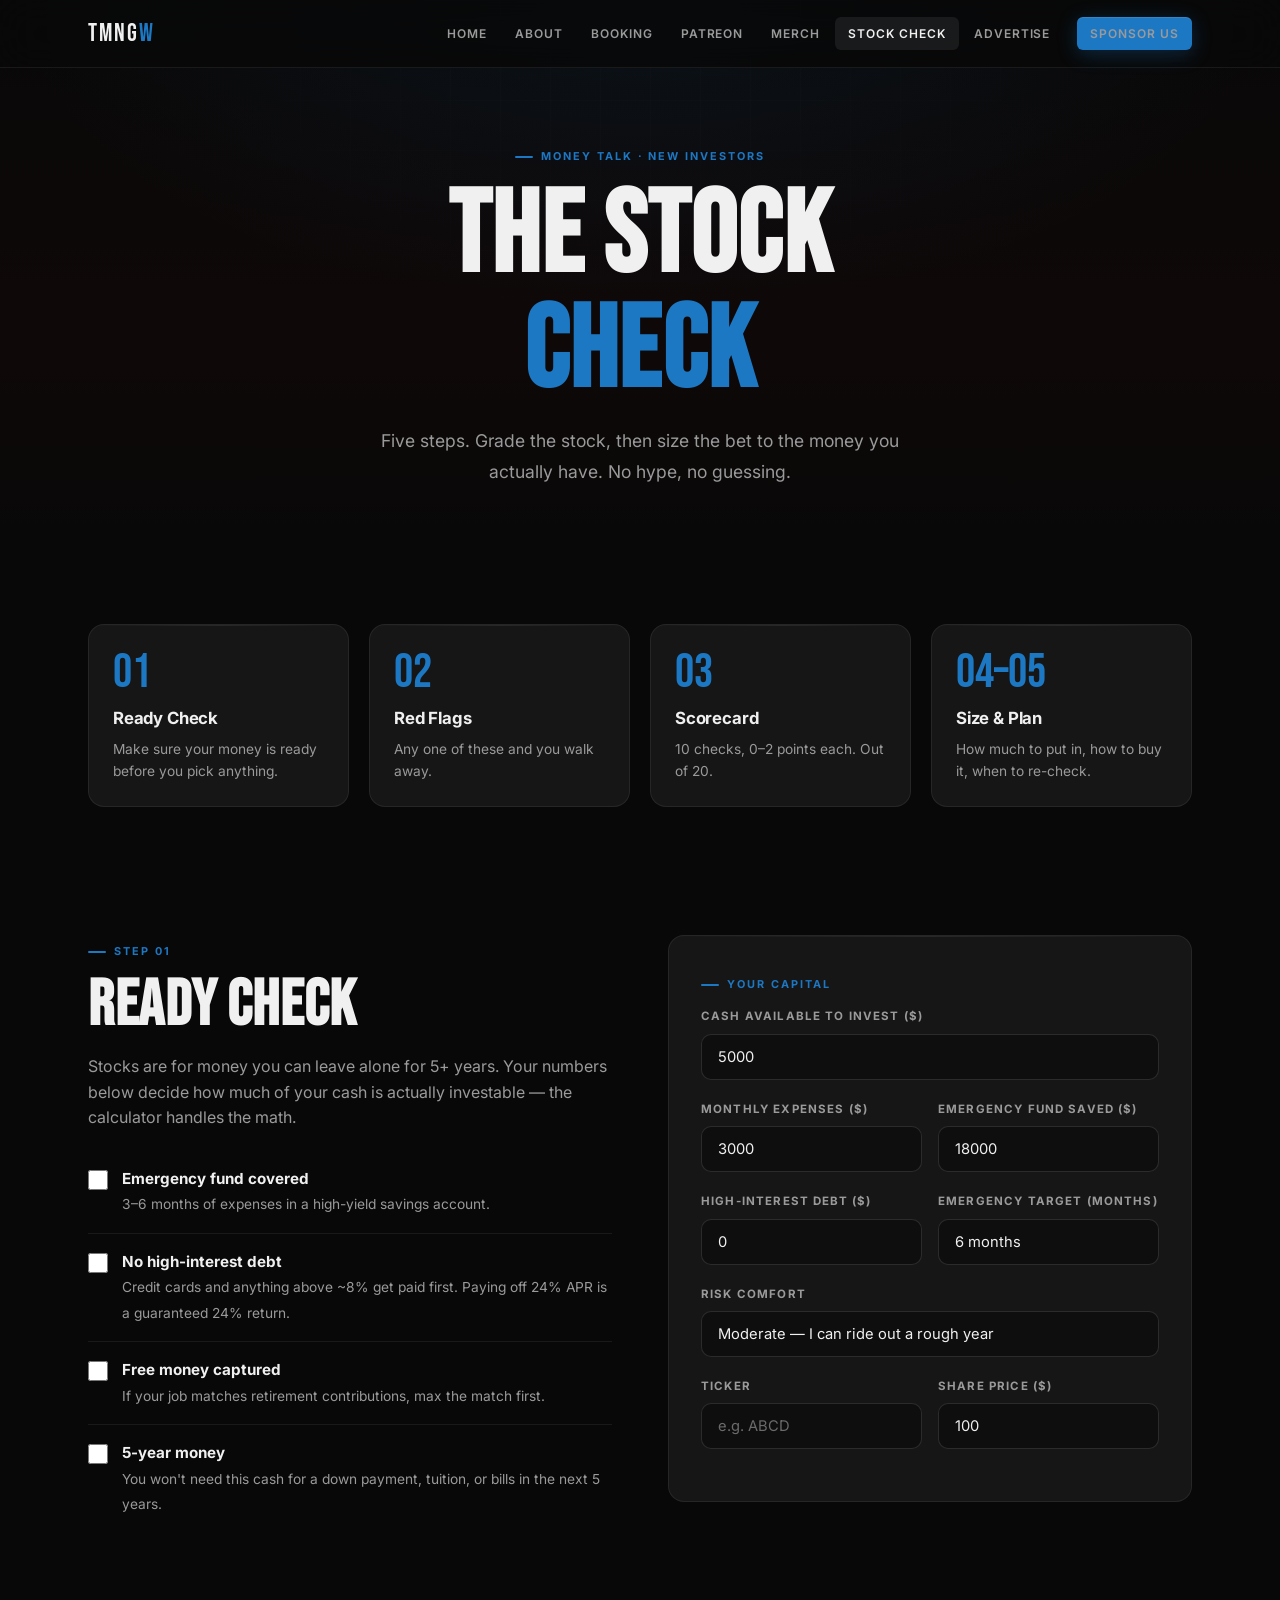
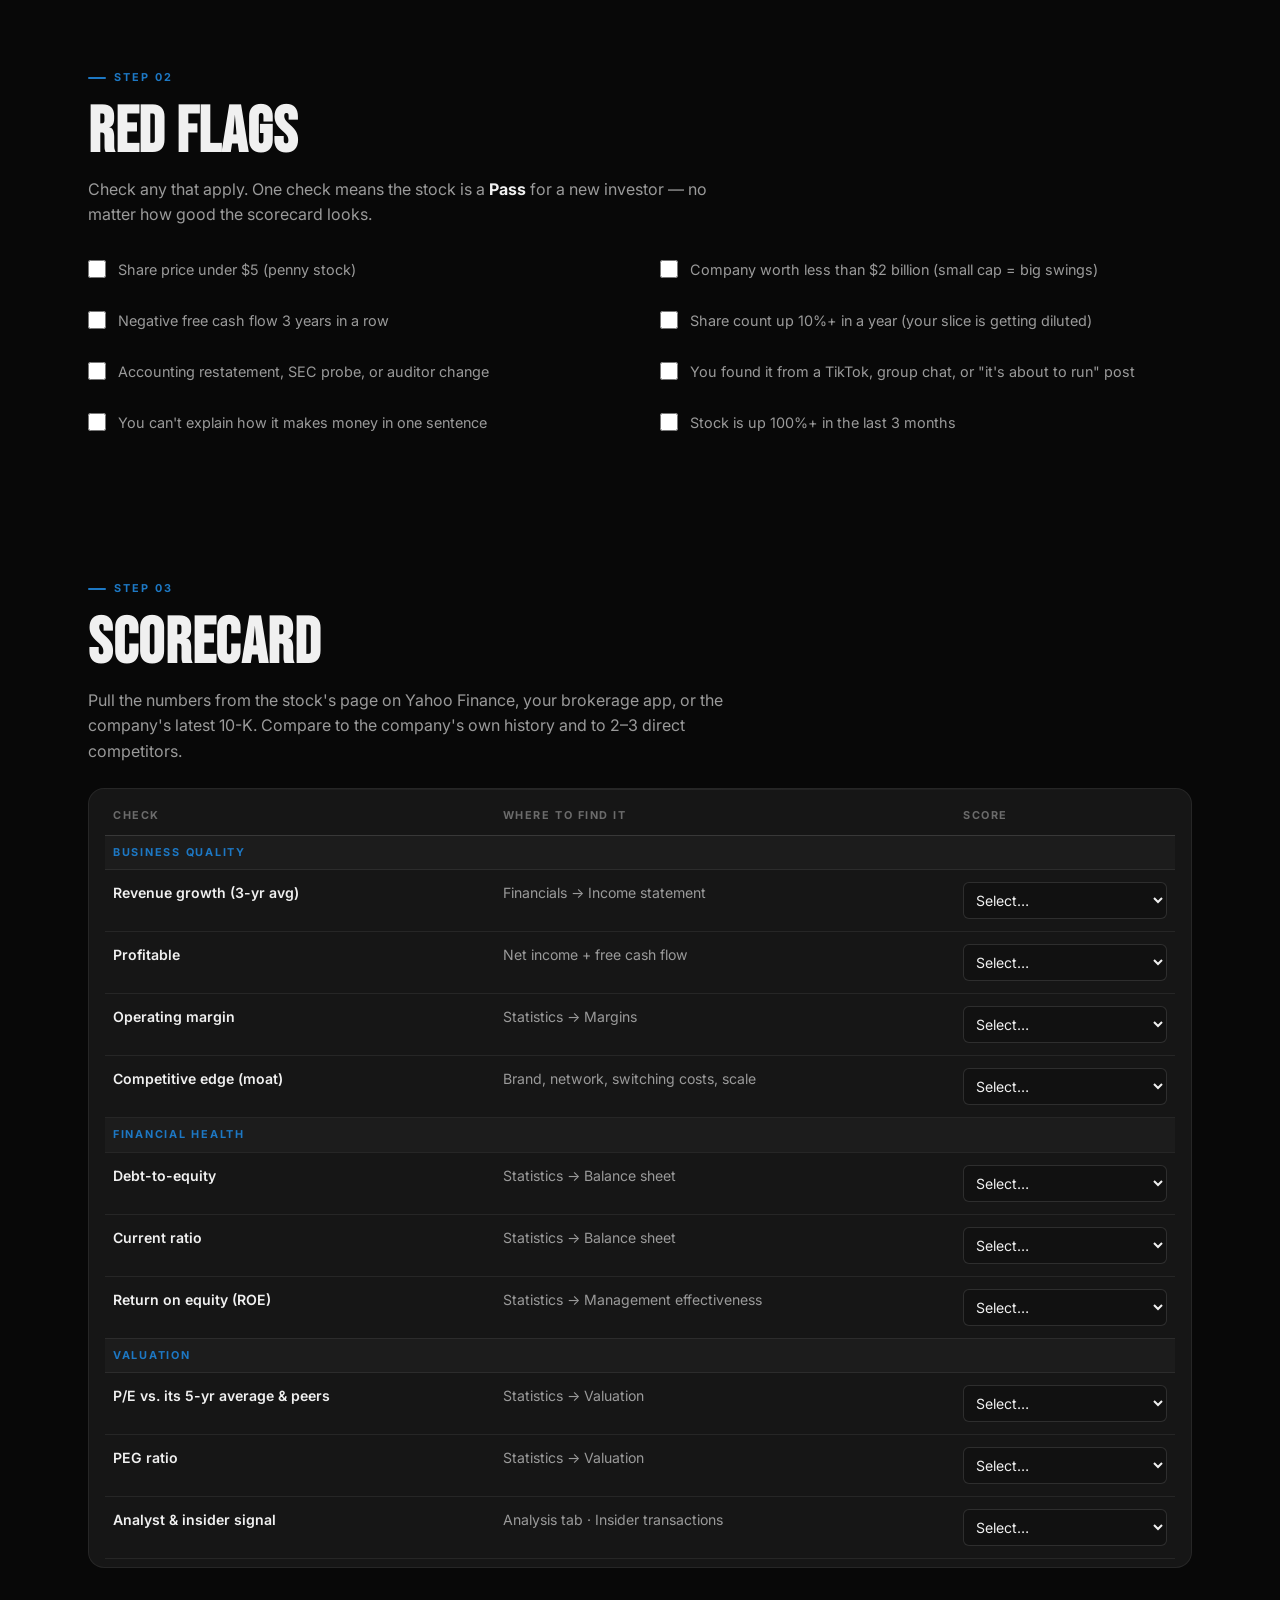
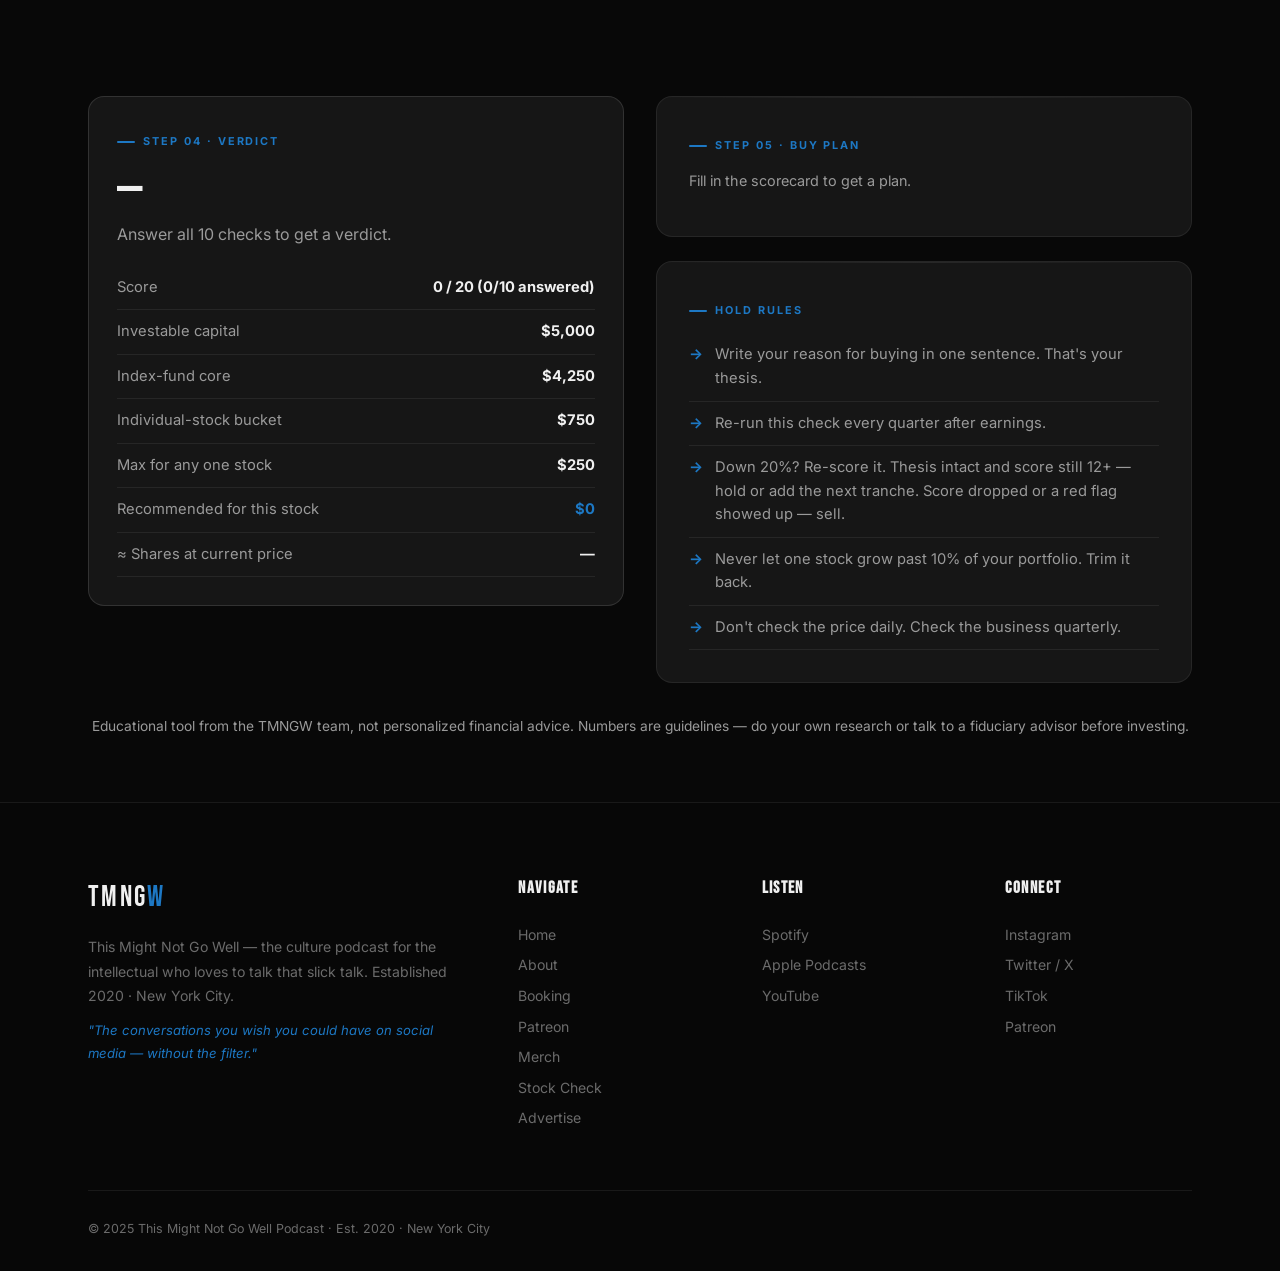
<file: invest.html>
<!DOCTYPE html>
<html lang="en">
<head>
  <meta charset="UTF-8" />
  <meta name="viewport" content="width=device-width, initial-scale=1.0" />
  <title>Stock Check – This Might Not Go Well</title>
  <meta name="description" content="The TMNGW Stock Check: a 5-step protocol for new investors to grade a stock and size a position based on the money they actually have." />
  <link rel="stylesheet" href="style.css" />
  <style>
    .step-num { font-family:'Bebas Neue',sans-serif; font-size:3rem; color:var(--c-red); line-height:1; }
    .gate { display:flex; gap:14px; align-items:flex-start; padding:16px 0; border-bottom:1px solid var(--c-border); }
    .gate:last-child { border-bottom:none; }
    .gate input { width:20px; height:20px; margin-top:3px; accent-color:var(--c-red); flex-shrink:0; }
    .gate strong { display:block; color:var(--c-white); font-size:0.95rem; }
    .gate span { color:var(--c-muted-2); font-size:0.86rem; }

    .score-table { width:100%; border-collapse:collapse; font-size:0.88rem; }
    .score-table th { text-align:left; font-size:0.68rem; letter-spacing:0.14em; text-transform:uppercase; color:var(--c-muted); padding:10px 8px; border-bottom:1px solid var(--c-border-2); }
    .score-table td { padding:12px 8px; border-bottom:1px solid var(--c-border); vertical-align:top; color:var(--c-muted-2); }
    .score-table td:first-child { color:var(--c-white); font-weight:600; }
    .score-table .grp td { background:var(--c-card-2); color:var(--c-red); font-size:0.68rem; letter-spacing:0.16em; text-transform:uppercase; font-weight:700; padding:8px; }
    .score-table select { background:var(--c-surface); color:var(--c-white); border:1px solid var(--c-border-2); border-radius:var(--r-sm); padding:8px; font:inherit; width:100%; min-width:150px; }
    .table-wrap { overflow-x:auto; -webkit-overflow-scrolling:touch; }

    .flag { display:flex; gap:12px; align-items:flex-start; padding:10px 0; color:var(--c-muted-2); font-size:0.9rem; }
    .flag input { width:18px; height:18px; margin-top:2px; accent-color:#d64545; flex-shrink:0; }

    .result { border-radius:var(--r-lg); padding:28px; background:var(--c-card); border:1px solid var(--c-border-2); }
    .result-grade { font-family:'Bebas Neue',sans-serif; font-size:3.2rem; line-height:1; }
    .g-strong { color:#3fb871; } .g-buy { color:var(--c-red); } .g-watch { color:var(--c-gold); } .g-pass { color:#d64545; }
    .kv { display:flex; justify-content:space-between; gap:12px; padding:10px 0; border-bottom:1px solid var(--c-border); font-size:0.92rem; }
    .kv:last-child { border-bottom:none; }
    .kv span:first-child { color:var(--c-muted-2); }
    .kv span:last-child { color:var(--c-white); font-weight:700; text-align:right; }
    .note { font-size:0.86rem; color:var(--c-muted-2); line-height:1.65; margin-top:16px; }
    .warn { border-left:3px solid var(--c-gold); padding:12px 16px; background:rgba(200,146,30,0.06); border-radius:0 var(--r-sm) var(--r-sm) 0; font-size:0.88rem; color:var(--c-muted-2); margin-top:16px; }
    .tranche { display:grid; grid-template-columns:repeat(auto-fit,minmax(110px,1fr)); gap:10px; margin-top:12px; }
    .tranche div { background:var(--c-surface); border:1px solid var(--c-border); border-radius:var(--r-sm); padding:12px; text-align:center; }
    .tranche b { display:block; font-family:'Bebas Neue',sans-serif; font-size:1.6rem; color:var(--c-white); }
    .tranche small { color:var(--c-muted); font-size:0.7rem; letter-spacing:0.1em; text-transform:uppercase; }
    .rules li { padding:10px 0 10px 26px; position:relative; color:var(--c-muted-2); font-size:0.92rem; border-bottom:1px solid var(--c-border); }
    .rules li::before { content:'→'; position:absolute; left:0; color:var(--c-red); font-weight:700; }
    @media (max-width:640px){ .form-row{ grid-template-columns:1fr; } .container{ padding:0 16px; } }
  </style>
</head>
<body>

<nav id="nav" class="scrolled">
  <div class="nav-inner">
    <a href="index.html" class="nav-logo">TMNG<span class="logo-accent">W</span></a>
    <div class="nav-links" id="navLinks">
      <a href="index.html">Home</a>
      <a href="about.html">About</a>
      <a href="booking.html">Booking</a>
      <a href="patreon.html">Patreon</a>
      <a href="merch.html">Merch</a>
      <a href="invest.html" class="active">Stock Check</a>
      <a href="sponsors.html">Advertise</a>
      <a href="sponsors.html" class="btn btn-primary btn-sm nav-cta">Sponsor Us</a>
    </div>
    <button class="nav-mobile-toggle" id="navToggle" aria-label="Toggle menu">
      <svg width="22" height="22" viewBox="0 0 22 22" fill="none" stroke="currentColor" stroke-width="2" stroke-linecap="round">
        <line x1="2" y1="6" x2="20" y2="6"/><line x1="2" y1="11" x2="20" y2="11"/><line x1="2" y1="16" x2="20" y2="16"/>
      </svg>
    </button>
  </div>
</nav>

<!-- HERO -->
<section class="page-hero">
  <div class="page-hero-bg"></div>
  <div class="page-hero-grid"></div>
  <div class="container page-hero-content">
    <div class="eyebrow" style="justify-content:center;">Money Talk · New Investors</div>
    <h1 style="margin-bottom:16px;">The Stock<br><span style="color:var(--c-red);">Check</span></h1>
    <p class="lead" style="max-width:580px; margin:0 auto;">Five steps. Grade the stock, then size the bet to the money you actually have. No hype, no guessing.</p>
  </div>
</section>

<!-- HOW IT WORKS -->
<section class="section--sm">
  <div class="container">
    <div class="grid-4" style="gap:20px;">
      <div class="card card--flat"><div class="step-num">01</div><h4 style="margin:8px 0 6px;">Ready Check</h4><p class="text-muted" style="font-size:0.86rem;">Make sure your money is ready before you pick anything.</p></div>
      <div class="card card--flat"><div class="step-num">02</div><h4 style="margin:8px 0 6px;">Red Flags</h4><p class="text-muted" style="font-size:0.86rem;">Any one of these and you walk away.</p></div>
      <div class="card card--flat"><div class="step-num">03</div><h4 style="margin:8px 0 6px;">Scorecard</h4><p class="text-muted" style="font-size:0.86rem;">10 checks, 0–2 points each. Out of 20.</p></div>
      <div class="card card--flat"><div class="step-num">04–05</div><h4 style="margin:8px 0 6px;">Size &amp; Plan</h4><p class="text-muted" style="font-size:0.86rem;">How much to put in, how to buy it, when to re-check.</p></div>
    </div>
  </div>
</section>

<!-- STEP 1 -->
<section class="section--sm">
  <div class="container">
    <div class="grid-2" style="gap:56px; align-items:start;">
      <div>
        <div class="eyebrow">Step 01</div>
        <h2 style="margin-bottom:16px;">Ready Check</h2>
        <p class="text-muted" style="margin-bottom:20px;">Stocks are for money you can leave alone for 5+ years. Your numbers below decide how much of your cash is actually investable — the calculator handles the math.</p>
        <div class="gate"><input type="checkbox" id="g1"><label for="g1"><strong>Emergency fund covered</strong><span>3–6 months of expenses in a high-yield savings account.</span></label></div>
        <div class="gate"><input type="checkbox" id="g2"><label for="g2"><strong>No high-interest debt</strong><span>Credit cards and anything above ~8% get paid first. Paying off 24% APR is a guaranteed 24% return.</span></label></div>
        <div class="gate"><input type="checkbox" id="g3"><label for="g3"><strong>Free money captured</strong><span>If your job matches retirement contributions, max the match first.</span></label></div>
        <div class="gate"><input type="checkbox" id="g4"><label for="g4"><strong>5-year money</strong><span>You won't need this cash for a down payment, tuition, or bills in the next 5 years.</span></label></div>
      </div>
      <div class="card">
        <div class="eyebrow">Your Capital</div>
        <div class="form-group"><label for="cash">Cash available to invest ($)</label><input type="number" id="cash" min="0" step="100" value="5000"></div>
        <div class="form-row">
          <div class="form-group"><label for="expenses">Monthly expenses ($)</label><input type="number" id="expenses" min="0" step="50" value="3000"></div>
          <div class="form-group"><label for="efund">Emergency fund saved ($)</label><input type="number" id="efund" min="0" step="100" value="18000"></div>
        </div>
        <div class="form-row">
          <div class="form-group"><label for="debt">High-interest debt ($)</label><input type="number" id="debt" min="0" step="100" value="0"></div>
          <div class="form-group"><label for="months">Emergency target (months)</label>
            <select id="months"><option value="3">3 months</option><option value="4">4 months</option><option value="6" selected>6 months</option></select></div>
        </div>
        <div class="form-group"><label for="risk">Risk comfort</label>
          <select id="risk">
            <option value="conservative">Conservative — a 30% drop would keep me up at night</option>
            <option value="moderate" selected>Moderate — I can ride out a rough year</option>
            <option value="aggressive">Aggressive — long horizon, I won't panic-sell</option>
          </select></div>
        <div class="form-row">
          <div class="form-group"><label for="ticker">Ticker</label><input type="text" id="ticker" placeholder="e.g. ABCD" maxlength="8"></div>
          <div class="form-group"><label for="price">Share price ($)</label><input type="number" id="price" min="0" step="0.01" value="100"></div>
        </div>
      </div>
    </div>
  </div>
</section>

<!-- STEP 2 -->
<section class="section--sm">
  <div class="container">
    <div class="eyebrow">Step 02</div>
    <h2 style="margin-bottom:12px;">Red Flags</h2>
    <p class="text-muted" style="margin-bottom:20px; max-width:640px;">Check any that apply. One check means the stock is a <strong style="color:var(--c-white);">Pass</strong> for a new investor — no matter how good the scorecard looks.</p>
    <div class="grid-2" style="gap:8px 40px;">
      <label class="flag"><input type="checkbox" class="rf">Share price under $5 (penny stock)</label>
      <label class="flag"><input type="checkbox" class="rf">Company worth less than $2 billion (small cap = big swings)</label>
      <label class="flag"><input type="checkbox" class="rf">Negative free cash flow 3 years in a row</label>
      <label class="flag"><input type="checkbox" class="rf">Share count up 10%+ in a year (your slice is getting diluted)</label>
      <label class="flag"><input type="checkbox" class="rf">Accounting restatement, SEC probe, or auditor change</label>
      <label class="flag"><input type="checkbox" class="rf">You found it from a TikTok, group chat, or "it's about to run" post</label>
      <label class="flag"><input type="checkbox" class="rf">You can't explain how it makes money in one sentence</label>
      <label class="flag"><input type="checkbox" class="rf">Stock is up 100%+ in the last 3 months</label>
    </div>
  </div>
</section>

<!-- STEP 3 -->
<section class="section--sm">
  <div class="container">
    <div class="eyebrow">Step 03</div>
    <h2 style="margin-bottom:12px;">Scorecard</h2>
    <p class="text-muted" style="margin-bottom:24px; max-width:680px;">Pull the numbers from the stock's page on Yahoo Finance, your brokerage app, or the company's latest 10-K. Compare to the company's own history and to 2–3 direct competitors.</p>
    <div class="table-wrap card" style="padding:8px 16px;">
      <table class="score-table" id="scorecard">
        <thead><tr><th>Check</th><th>Where to find it</th><th style="width:220px;">Score</th></tr></thead>
        <tbody></tbody>
      </table>
    </div>
  </div>
</section>

<!-- STEP 4-5 RESULT -->
<section class="section--sm">
  <div class="container">
    <div class="grid-2" style="gap:32px; align-items:start;">
      <div class="result" id="result">
        <div class="eyebrow">Step 04 · Verdict</div>
        <div class="result-grade" id="grade">—</div>
        <div style="color:var(--c-muted-2); margin:6px 0 18px;" id="gradeSub"></div>
        <div class="kv"><span>Score</span><span id="scoreOut">—</span></div>
        <div class="kv"><span>Investable capital</span><span id="investOut">—</span></div>
        <div class="kv"><span>Index-fund core</span><span id="coreOut">—</span></div>
        <div class="kv"><span>Individual-stock bucket</span><span id="bucketOut">—</span></div>
        <div class="kv"><span>Max for any one stock</span><span id="maxOut">—</span></div>
        <div class="kv"><span>Recommended for this stock</span><span id="recOut" style="color:var(--c-red);">—</span></div>
        <div class="kv"><span>≈ Shares at current price</span><span id="sharesOut">—</span></div>
        <div id="warnings"></div>
      </div>
      <div>
        <div class="card" style="margin-bottom:24px;">
          <div class="eyebrow">Step 05 · Buy Plan</div>
          <p class="text-muted" style="font-size:0.9rem;" id="planText">Fill in the scorecard to get a plan.</p>
          <div class="tranche" id="tranches"></div>
        </div>
        <div class="card">
          <div class="eyebrow">Hold Rules</div>
          <ul class="rules">
            <li>Write your reason for buying in one sentence. That's your thesis.</li>
            <li>Re-run this check every quarter after earnings.</li>
            <li>Down 20%? Re-score it. Thesis intact and score still 12+ — hold or add the next tranche. Score dropped or a red flag showed up — sell.</li>
            <li>Never let one stock grow past 10% of your portfolio. Trim it back.</li>
            <li>Don't check the price daily. Check the business quarterly.</li>
          </ul>
        </div>
      </div>
    </div>
    <p class="note" style="margin-top:32px; text-align:center;">Educational tool from the TMNGW team, not personalized financial advice. Numbers are guidelines — do your own research or talk to a fiduciary advisor before investing.</p>
  </div>
</section>

<footer>
  <div class="container">
    <div class="footer-top">
      <div class="footer-brand">
        <div class="footer-brand-logo">TMNG<span class="logo-accent">W</span></div>
        <p>This Might Not Go Well — the culture podcast for the intellectual who loves to talk that slick talk. Established 2020 · New York City.</p>
        <p class="tagline">"The conversations you wish you could have on social media — without the filter."</p>
      </div>
      <div class="footer-col"><h5>Navigate</h5><a href="index.html">Home</a><a href="about.html">About</a><a href="booking.html">Booking</a><a href="patreon.html">Patreon</a><a href="merch.html">Merch</a><a href="invest.html">Stock Check</a><a href="sponsors.html">Advertise</a></div>
      <div class="footer-col"><h5>Listen</h5><a href="https://open.spotify.com" target="_blank" rel="noopener">Spotify</a><a href="https://podcasts.apple.com" target="_blank" rel="noopener">Apple Podcasts</a><a href="https://www.youtube.com/@ThisMightNotGoWell" target="_blank" rel="noopener">YouTube</a></div>
      <div class="footer-col"><h5>Connect</h5><a href="https://www.instagram.com/ThisMightNotGoWell" target="_blank" rel="noopener">Instagram</a><a href="https://twitter.com/Thismightnotgo1" target="_blank" rel="noopener">Twitter / X</a><a href="https://www.tiktok.com/@thismightnotgowell" target="_blank" rel="noopener">TikTok</a><a href="https://patreon.com/thismightnotgowell" target="_blank" rel="noopener">Patreon</a></div>
    </div>
    <div class="footer-bottom">
      <p>© 2025 This Might Not Go Well Podcast · Est. 2020 · New York City</p>
    </div>
  </div>
</footer>

<script>
document.getElementById('navToggle').addEventListener('click', () => document.getElementById('navLinks').classList.toggle('open'));

// ── Scorecard definition: [group, check, where, [label for 2, 1, 0]]
const CHECKS = [
  ['Business', 'Revenue growth (3-yr avg)', 'Financials → Income statement', ['10%+ per year', '0–10% per year', 'Shrinking']],
  ['Business', 'Profitable', 'Net income + free cash flow', ['Both positive', 'One positive', 'Neither']],
  ['Business', 'Operating margin', 'Statistics → Margins', ['15%+', '5–15%', 'Under 5%']],
  ['Business', 'Competitive edge (moat)', 'Brand, network, switching costs, scale', ['Clear & durable', 'Some edge', 'Easy to copy']],
  ['Health', 'Debt-to-equity', 'Statistics → Balance sheet', ['Under 0.5', '0.5–1.5', 'Over 1.5']],
  ['Health', 'Current ratio', 'Statistics → Balance sheet', ['Over 1.5', '1.0–1.5', 'Under 1.0']],
  ['Health', 'Return on equity (ROE)', 'Statistics → Management effectiveness', ['15%+', '8–15%', 'Under 8%']],
  ['Price', 'P/E vs. its 5-yr average & peers', 'Statistics → Valuation', ['Below', 'In line', 'Well above / no earnings']],
  ['Price', 'PEG ratio', 'Statistics → Valuation', ['Under 1.0', '1.0–2.0', 'Over 2.0 or negative']],
  ['Price', 'Analyst & insider signal', 'Analysis tab · Insider transactions', ['Insiders buying', 'Neutral', 'Heavy insider selling']],
];

const tbody = document.querySelector('#scorecard tbody');
let lastGroup = '';
const groupNames = { Business:'Business Quality', Health:'Financial Health', Price:'Valuation' };
CHECKS.forEach(([g, name, where, opts], i) => {
  if (g !== lastGroup) { tbody.insertAdjacentHTML('beforeend', `<tr class="grp"><td colspan="3">${groupNames[g]}</td></tr>`); lastGroup = g; }
  tbody.insertAdjacentHTML('beforeend', `<tr><td>${name}</td><td>${where}</td><td>
    <select class="sc" data-i="${i}" aria-label="${name}">
      <option value="">Select…</option>
      <option value="2">2 · ${opts[0]}</option>
      <option value="1">1 · ${opts[1]}</option>
      <option value="0">0 · ${opts[2]}</option>
    </select></td></tr>`);
});

const $ = id => document.getElementById(id);
const money = n => '$' + Math.max(0, n).toLocaleString('en-US', { maximumFractionDigits: 0 });
const num = id => Math.max(0, parseFloat($(id).value) || 0);

// Risk profile: share of investable capital for individual stocks, and cap per stock
const RISK = {
  conservative: { bucket: 0.10, cap: 0.03 },
  moderate:     { bucket: 0.15, cap: 0.05 },
  aggressive:   { bucket: 0.20, cap: 0.07 },
};

function calc() {
  const cash = num('cash'), exp = num('expenses'), ef = num('efund'), debt = num('debt');
  const months = +$('months').value, price = num('price');
  const risk = RISK[$('risk').value];
  const ticker = ($('ticker').value || 'this stock').toUpperCase();

  // Investable capital: fill emergency fund gap, pay high-interest debt, then invest the rest
  const efGap = Math.max(0, exp * months - ef);
  const investable = Math.max(0, cash - efGap - debt);
  const bucket = investable * risk.bucket;
  const maxPos = investable * risk.cap;

  // Score
  const sels = [...document.querySelectorAll('.sc')];
  const answered = sels.filter(s => s.value !== '').length;
  const score = sels.reduce((t, s) => t + (+s.value || 0), 0);
  const flags = document.querySelectorAll('.rf:checked').length;

  let grade = '—', sub = 'Answer all 10 checks to get a verdict.', cls = '', mult = 0, tranches = 0;
  if (answered === CHECKS.length) {
    if (flags > 0)        { grade = 'Pass'; cls = 'g-pass'; sub = `${flags} red flag${flags > 1 ? 's' : ''}. Walk away.`; }
    else if (score >= 16) { grade = 'Strong Buy'; cls = 'g-strong'; sub = 'Quality business at a fair price. Full position.'; mult = 1;   tranches = 3; }
    else if (score >= 12) { grade = 'Starter Buy'; cls = 'g-buy';  sub = 'Solid, with gaps. Half position, earn the rest.'; mult = 0.5; tranches = 2; }
    else if (score >= 8)  { grade = 'Watchlist'; cls = 'g-watch'; sub = 'Not yet. Re-check after next earnings or a price drop.'; }
    else                  { grade = 'Pass'; cls = 'g-pass'; sub = 'Too many weak spots. Move on.'; }
  }
  const rec = maxPos * mult;

  $('grade').textContent = grade;
  $('grade').className = 'result-grade ' + cls;
  $('gradeSub').textContent = sub;
  $('scoreOut').textContent = `${score} / 20` + (answered < CHECKS.length ? ` (${answered}/10 answered)` : '');
  $('investOut').textContent = money(investable);
  $('coreOut').textContent = money(investable - bucket);
  $('bucketOut').textContent = money(bucket);
  $('maxOut').textContent = money(maxPos);
  $('recOut').textContent = money(rec);
  $('sharesOut').textContent = price > 0 && rec > 0 ? (rec / price).toFixed(2) + ' (fractional OK)' : '—';

  // Warnings
  const w = [];
  if (efGap > 0) w.push(`Emergency fund is ${money(efGap)} short of ${months} months. That comes out of your cash first.`);
  if (debt > 0) w.push(`${money(debt)} of high-interest debt gets paid before investing.`);
  if (cash > 0 && investable === 0) w.push('Nothing is investable yet. Finish the Ready Check, then come back.');
  if (rec > 0 && rec < 50) w.push('Position is small. Use a broker with fractional shares and no commissions.');
  $('warnings').innerHTML = w.map(x => `<div class="warn">${x}</div>`).join('');

  // Buy plan
  const tEl = $('tranches');
  if (rec > 0) {
    const each = rec / tranches;
    $('planText').innerHTML = mult === 1
      ? `Buy <strong style="color:#fff">${ticker}</strong> in 3 equal buys, one a month. Spreading it out keeps one bad week from setting your price.`
      : `Buy half now and half in 3 months. Add the remaining ${money(maxPos - rec)} only if it re-scores 16+ after next earnings.`;
    tEl.innerHTML = Array.from({ length: tranches }, (_, i) =>
      `<div><small>${mult === 1 ? 'Month ' + (i + 1) : (i === 0 ? 'Now' : 'Month 3')}</small><b>${money(each)}</b></div>`).join('');
  } else {
    $('planText').textContent = answered === CHECKS.length
      ? `No buy. Put your monthly investing money into the index-fund core (a total market or S&P 500 fund) instead.`
      : 'Fill in the scorecard to get a plan.';
    tEl.innerHTML = '';
  }
}

document.querySelectorAll('input, select').forEach(el => el.addEventListener('input', calc));
calc();
</script>
</body>
</html>
</file>
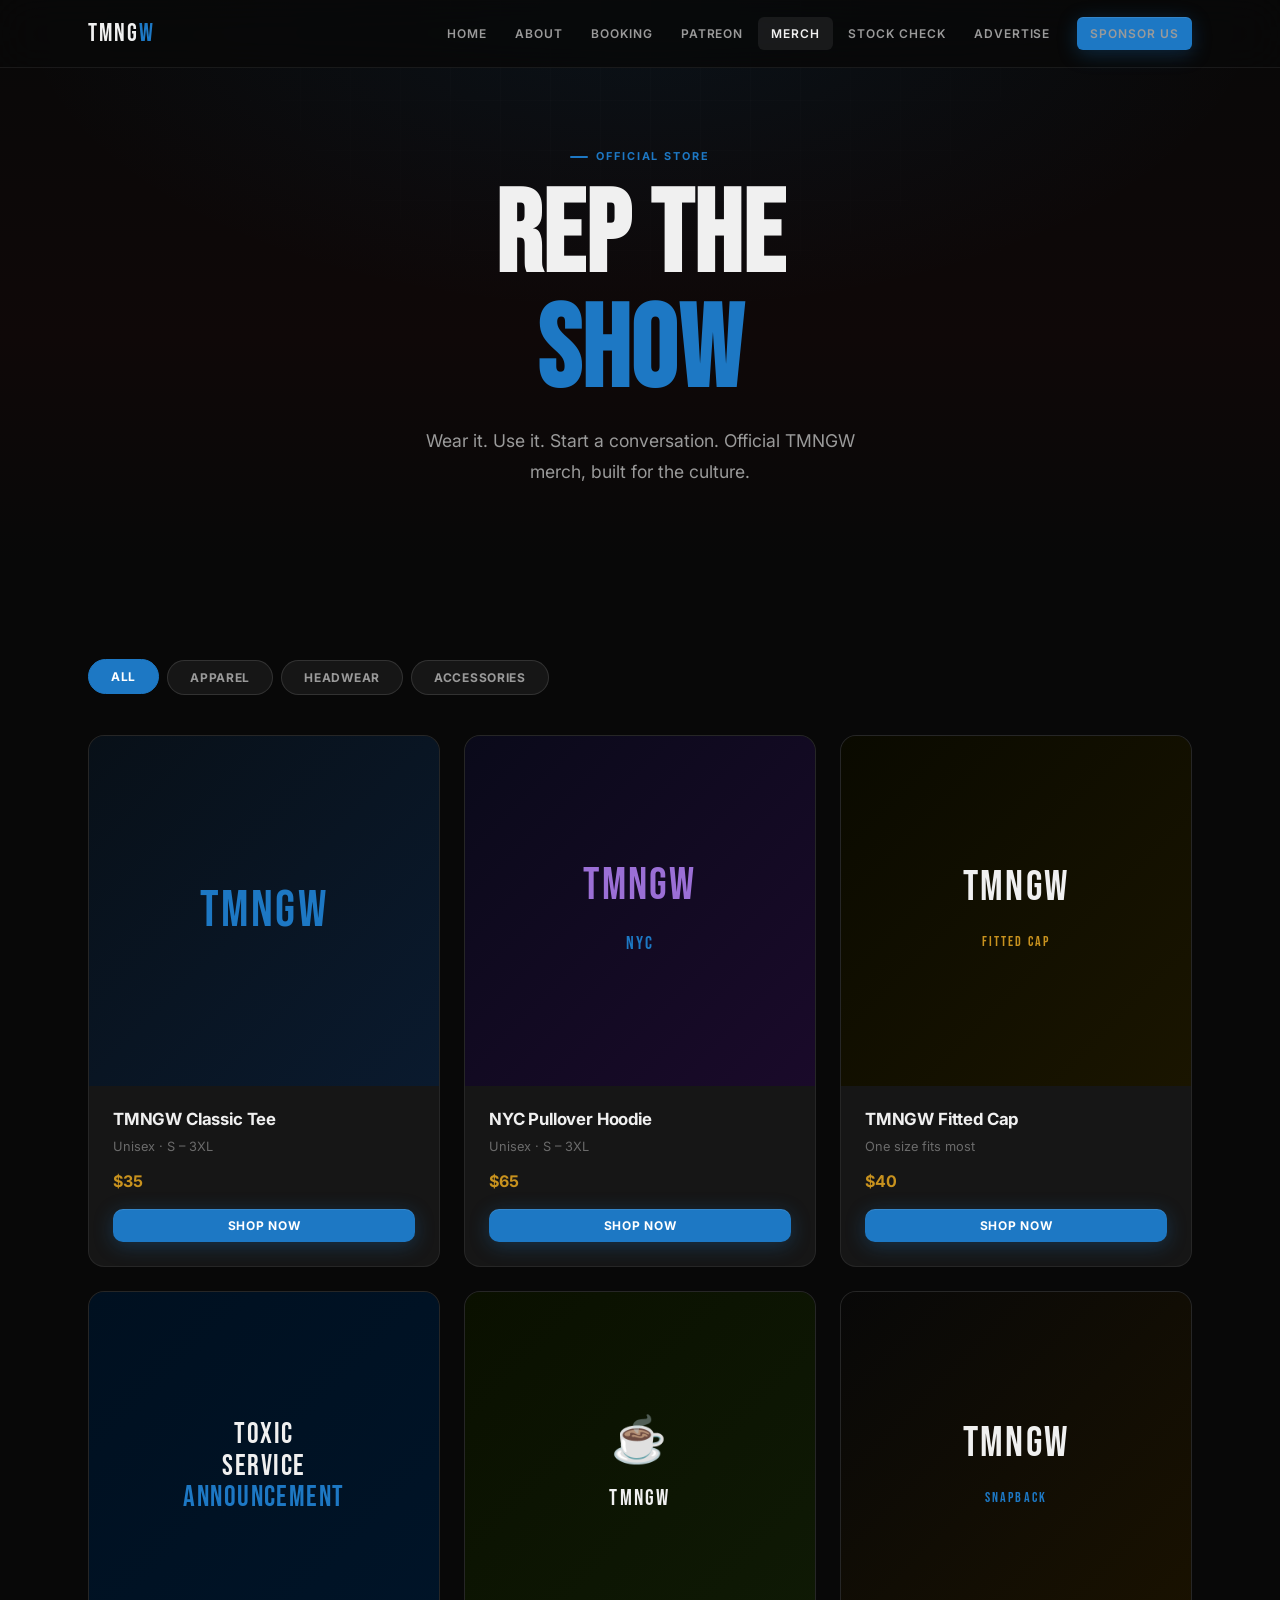
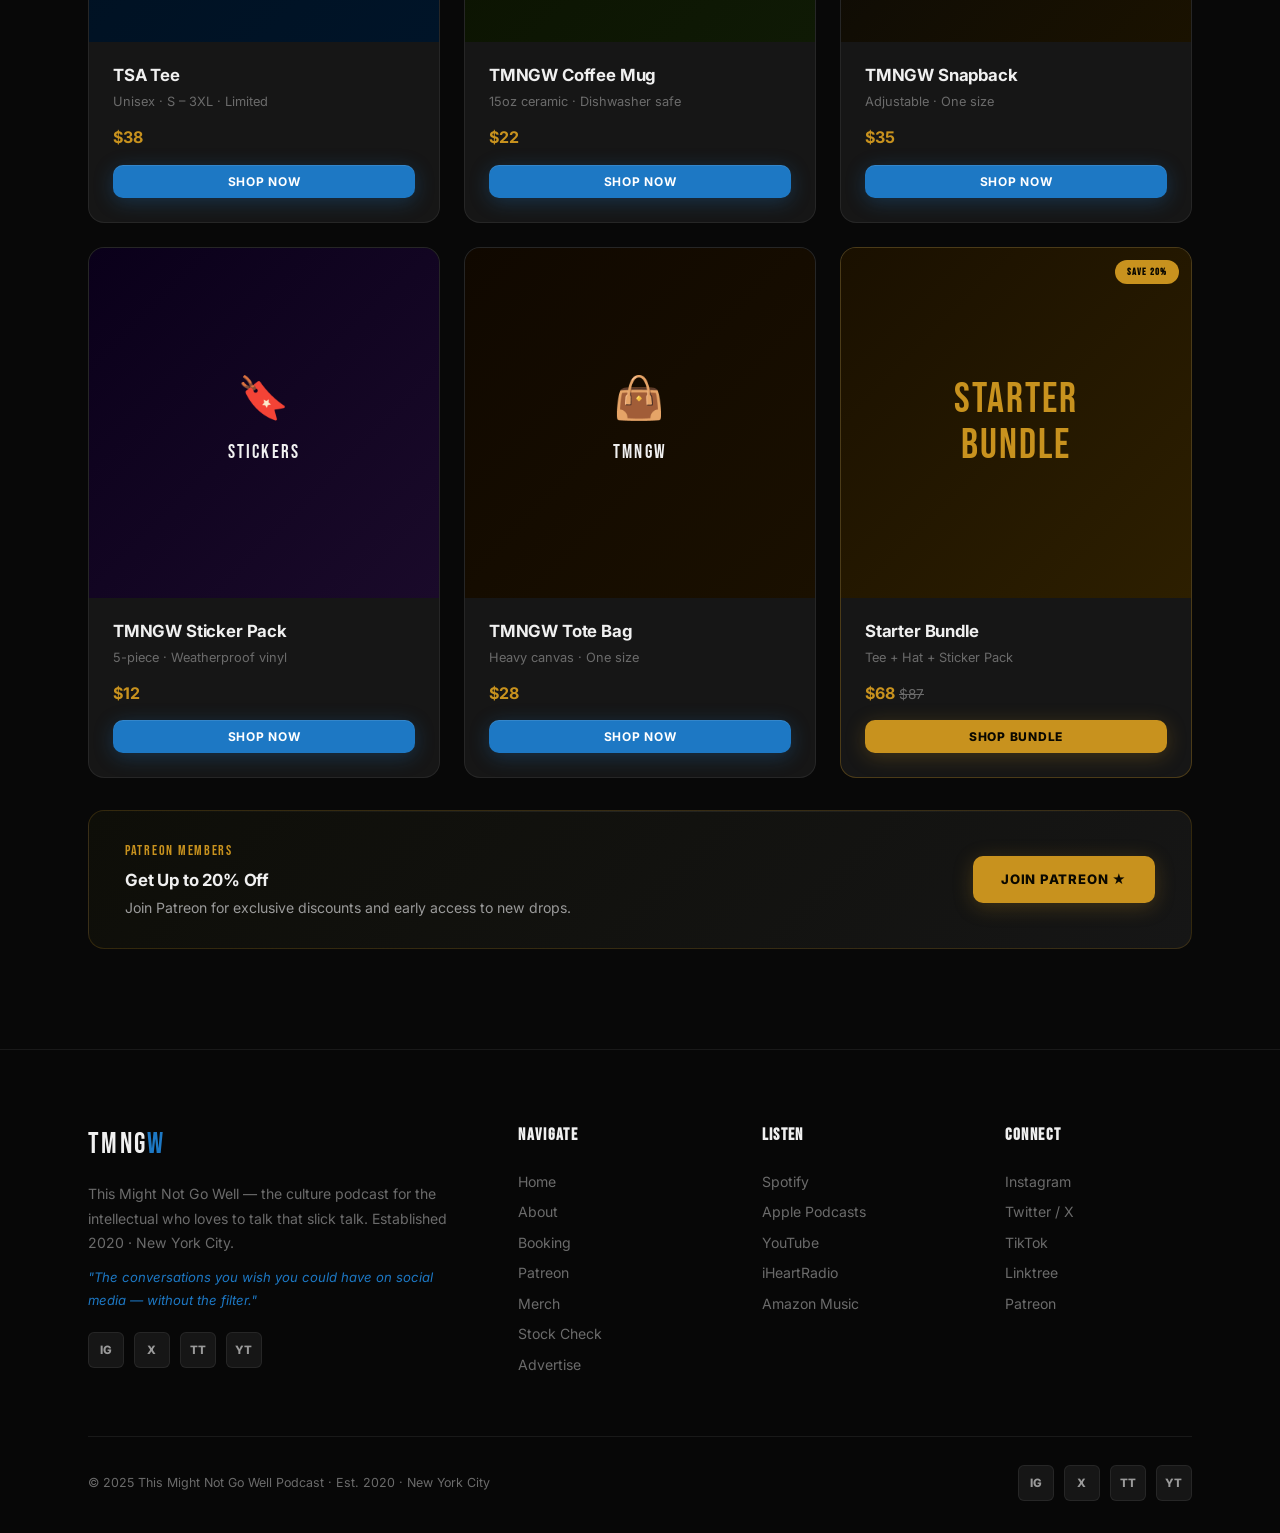
<file: merch.html>
<!DOCTYPE html>
<html lang="en">
<head>
  <meta charset="UTF-8" />
  <meta name="viewport" content="width=device-width, initial-scale=1.0" />
  <title>Merch – This Might Not Go Well</title>
  <meta name="description" content="Official TMNGW merch. Tees, hoodies, hats, and more. Rep the show." />
  <link rel="stylesheet" href="style.css" />
  <style>
    .merch-img { position: relative; }
    .merch-img .label-text { font-family: 'Bebas Neue', sans-serif; letter-spacing: 0.05em; text-align: center; line-height: 1.1; }
    .merch-badge { position: absolute; top: 12px; right: 12px; background: var(--c-gold); color: #0a0800; font-size: 0.65rem; font-weight: 800; letter-spacing: 0.1em; text-transform: uppercase; padding: 4px 12px; border-radius: 100px; }
  </style>
</head>
<body>

<nav id="nav" class="scrolled">
  <div class="nav-inner">
    <a href="index.html" class="nav-logo">TMNG<span class="logo-accent">W</span></a>
    <div class="nav-links" id="navLinks">
      <a href="index.html">Home</a><a href="about.html">About</a><a href="booking.html">Booking</a>
      <a href="patreon.html">Patreon</a>
      <a href="merch.html" class="active">Merch</a><a href="invest.html">Stock Check</a>
      <a href="sponsors.html">Advertise</a>
      <a href="sponsors.html" class="btn btn-primary btn-sm nav-cta">Sponsor Us</a>
    </div>
    <button class="nav-mobile-toggle" id="navToggle" aria-label="Toggle menu">
      <svg width="22" height="22" viewBox="0 0 22 22" fill="none" stroke="currentColor" stroke-width="2" stroke-linecap="round"><line x1="2" y1="6" x2="20" y2="6"/><line x1="2" y1="11" x2="20" y2="11"/><line x1="2" y1="16" x2="20" y2="16"/></svg>
    </button>
  </div>
</nav>

<section class="page-hero">
  <div class="page-hero-bg"></div>
  <div class="page-hero-grid"></div>
  <div class="container page-hero-content">
    <div class="eyebrow" style="justify-content:center;">Official Store</div>
    <h1 style="margin-bottom:16px;">Rep the<br><span style="color:var(--c-red);">Show</span></h1>
    <p class="lead" style="max-width:480px;margin:0 auto;">Wear it. Use it. Start a conversation. Official TMNGW merch, built for the culture.</p>
  </div>
</section>

<!-- FILTERS + GRID -->
<section class="section">
  <div class="container">
    <div style="display:flex;gap:8px;flex-wrap:wrap;margin-bottom:40px;" class="fade-up">
      <button class="filter-btn active" data-filter="all">All</button>
      <button class="filter-btn" data-filter="apparel">Apparel</button>
      <button class="filter-btn" data-filter="headwear">Headwear</button>
      <button class="filter-btn" data-filter="accessories">Accessories</button>
    </div>

    <div class="merch-grid fade-up" id="merchGrid" style="animation-delay:0.06s;">

      <div class="merch-card" data-category="apparel">
        <div class="merch-img" style="background:linear-gradient(135deg,#081018,#0a1a2e);">
          <div class="label-text" style="font-size:3.2rem;color:var(--c-red);">TMNGW</div>
        </div>
        <div class="merch-info">
          <h4>TMNGW Classic Tee</h4>
          <div class="meta">Unisex · S – 3XL</div>
          <div class="merch-price">$35</div>
          <button class="btn btn-primary btn-sm" style="width:100%;" onclick="showModal()">Shop Now</button>
        </div>
      </div>

      <div class="merch-card" data-category="apparel">
        <div class="merch-img" style="background:linear-gradient(135deg,#0a0a1a,#1a0a2a);">
          <div class="label-text" style="font-size:2.8rem;color:#9b6fd6;">TMNGW<br><span style="font-size:1.1rem;color:var(--c-red);">NYC</span></div>
        </div>
        <div class="merch-info">
          <h4>NYC Pullover Hoodie</h4>
          <div class="meta">Unisex · S – 3XL</div>
          <div class="merch-price">$65</div>
          <button class="btn btn-primary btn-sm" style="width:100%;" onclick="showModal()">Shop Now</button>
        </div>
      </div>

      <div class="merch-card" data-category="headwear">
        <div class="merch-img" style="background:linear-gradient(135deg,#0a0a00,#1a1500);">
          <div class="label-text" style="font-size:2.6rem;color:var(--c-white);">TMNGW<br><span style="font-size:0.9rem;color:var(--c-gold);">Fitted Cap</span></div>
        </div>
        <div class="merch-info">
          <h4>TMNGW Fitted Cap</h4>
          <div class="meta">One size fits most</div>
          <div class="merch-price">$40</div>
          <button class="btn btn-primary btn-sm" style="width:100%;" onclick="showModal()">Shop Now</button>
        </div>
      </div>

      <div class="merch-card" data-category="apparel">
        <div class="merch-img" style="background:linear-gradient(135deg,#001020,#001428);">
          <div class="label-text" style="font-size:1.8rem;color:var(--c-white);">TOXIC<br>SERVICE<br><span style="color:var(--c-red);">ANNOUNCEMENT</span></div>
        </div>
        <div class="merch-info">
          <h4>TSA Tee</h4>
          <div class="meta">Unisex · S – 3XL · Limited</div>
          <div class="merch-price">$38</div>
          <button class="btn btn-primary btn-sm" style="width:100%;" onclick="showModal()">Shop Now</button>
        </div>
      </div>

      <div class="merch-card" data-category="accessories">
        <div class="merch-img" style="background:linear-gradient(135deg,#0a1000,#0f1a05);">
          <div class="label-text" style="font-size:2.8rem;">☕<br><span style="font-size:1.4rem;color:var(--c-white);">TMNGW</span></div>
        </div>
        <div class="merch-info">
          <h4>TMNGW Coffee Mug</h4>
          <div class="meta">15oz ceramic · Dishwasher safe</div>
          <div class="merch-price">$22</div>
          <button class="btn btn-primary btn-sm" style="width:100%;" onclick="showModal()">Shop Now</button>
        </div>
      </div>

      <div class="merch-card" data-category="headwear">
        <div class="merch-img" style="background:linear-gradient(135deg,#080808,#1a1200);">
          <div class="label-text" style="font-size:2.6rem;color:var(--c-white);">TMNGW<br><span style="font-size:0.9rem;color:var(--c-red);">Snapback</span></div>
        </div>
        <div class="merch-info">
          <h4>TMNGW Snapback</h4>
          <div class="meta">Adjustable · One size</div>
          <div class="merch-price">$35</div>
          <button class="btn btn-primary btn-sm" style="width:100%;" onclick="showModal()">Shop Now</button>
        </div>
      </div>

      <div class="merch-card" data-category="accessories">
        <div class="merch-img" style="background:linear-gradient(135deg,#0a001a,#1a0a2a);">
          <div class="label-text" style="font-size:2.6rem;">🔖<br><span style="font-size:1.2rem;color:var(--c-white);">STICKERS</span></div>
        </div>
        <div class="merch-info">
          <h4>TMNGW Sticker Pack</h4>
          <div class="meta">5-piece · Weatherproof vinyl</div>
          <div class="merch-price">$12</div>
          <button class="btn btn-primary btn-sm" style="width:100%;" onclick="showModal()">Shop Now</button>
        </div>
      </div>

      <div class="merch-card" data-category="accessories">
        <div class="merch-img" style="background:linear-gradient(135deg,#100800,#1a1000);">
          <div class="label-text" style="font-size:2.6rem;">👜<br><span style="font-size:1.2rem;color:var(--c-white);">TMNGW</span></div>
        </div>
        <div class="merch-info">
          <h4>TMNGW Tote Bag</h4>
          <div class="meta">Heavy canvas · One size</div>
          <div class="merch-price">$28</div>
          <button class="btn btn-primary btn-sm" style="width:100%;" onclick="showModal()">Shop Now</button>
        </div>
      </div>

      <div class="merch-card" data-category="apparel" style="border-color:rgba(200,146,30,0.3);">
        <div class="merch-img" style="background:linear-gradient(135deg,#1a1000,#2d1f00);">
          <div class="merch-badge">Save 20%</div>
          <div class="label-text" style="font-size:2.6rem;color:var(--c-gold);">STARTER<br>BUNDLE</div>
        </div>
        <div class="merch-info">
          <h4>Starter Bundle</h4>
          <div class="meta">Tee + Hat + Sticker Pack</div>
          <div class="merch-price" style="color:var(--c-gold);">$68 <span style="text-decoration:line-through;color:var(--c-muted);font-weight:400;font-size:0.85rem;">$87</span></div>
          <button class="btn btn-gold btn-sm" style="width:100%;" onclick="showModal()">Shop Bundle</button>
        </div>
      </div>

    </div>

    <!-- PATREON BANNER -->
    <div class="card fade-up" style="display:flex;align-items:center;justify-content:space-between;flex-wrap:wrap;gap:20px;padding:28px 36px;margin-top:32px;border-color:rgba(200,146,30,0.2);background:linear-gradient(135deg,#0e0e08,var(--c-card));">
      <div>
        <div style="font-family:'Bebas Neue',sans-serif;font-size:0.9rem;letter-spacing:0.12em;color:var(--c-gold);margin-bottom:4px;">Patreon Members</div>
        <h4 style="margin-bottom:4px;">Get Up to 20% Off</h4>
        <p style="color:var(--c-muted-2);font-size:0.88rem;">Join Patreon for exclusive discounts and early access to new drops.</p>
      </div>
      <a href="patreon.html" class="btn btn-gold" style="flex-shrink:0;">Join Patreon ★</a>
    </div>
  </div>
</section>

<!-- MODAL -->
<div class="modal-overlay" id="modal" onclick="if(event.target===this)closeModal()">
  <div class="modal-box">
    <div style="font-size:3rem;margin-bottom:16px;">🛍️</div>
    <h3 style="margin-bottom:10px;">Store Coming Soon</h3>
    <p style="color:var(--c-muted-2);margin-bottom:24px;line-height:1.7;font-size:0.92rem;">Our merch store is being set up. Follow us on Instagram or join Patreon to get early access and member discounts when we launch.</p>
    <div style="display:flex;gap:12px;justify-content:center;flex-wrap:wrap;">
      <a href="https://www.instagram.com/ThisMightNotGoWell" target="_blank" rel="noopener" class="btn btn-primary">Follow on IG</a>
      <button onclick="closeModal()" class="btn btn-ghost">Close</button>
    </div>
  </div>
</div>

<footer>
  <div class="container">
    <div class="footer-top">
      <div class="footer-brand">
        <div class="footer-brand-logo">TMNG<span class="logo-accent">W</span></div>
        <p>This Might Not Go Well — the culture podcast for the intellectual who loves to talk that slick talk. Established 2020 · New York City.</p>
        <p class="tagline">"The conversations you wish you could have on social media — without the filter."</p>
        <div class="social-links" style="margin-top:20px;">
          <a href="https://www.instagram.com/ThisMightNotGoWell" target="_blank" rel="noopener" class="social-link">IG</a>
          <a href="https://twitter.com/Thismightnotgo1" target="_blank" rel="noopener" class="social-link">X</a>
          <a href="https://www.tiktok.com/@thismightnotgowell" target="_blank" rel="noopener" class="social-link">TT</a>
          <a href="https://www.youtube.com/@ThisMightNotGoWell" target="_blank" rel="noopener" class="social-link">YT</a>
        </div>
      </div>
      <div class="footer-col"><h5>Navigate</h5><a href="index.html">Home</a><a href="about.html">About</a><a href="booking.html">Booking</a><a href="patreon.html">Patreon</a><a href="merch.html">Merch</a><a href="invest.html">Stock Check</a><a href="sponsors.html">Advertise</a></div>
      <div class="footer-col"><h5>Listen</h5><a href="https://open.spotify.com" target="_blank" rel="noopener">Spotify</a><a href="https://podcasts.apple.com" target="_blank" rel="noopener">Apple Podcasts</a><a href="https://www.youtube.com/@ThisMightNotGoWell" target="_blank" rel="noopener">YouTube</a><a href="https://www.iheart.com" target="_blank" rel="noopener">iHeartRadio</a><a href="https://music.amazon.com/podcasts" target="_blank" rel="noopener">Amazon Music</a></div>
      <div class="footer-col"><h5>Connect</h5><a href="https://www.instagram.com/ThisMightNotGoWell" target="_blank" rel="noopener">Instagram</a><a href="https://twitter.com/Thismightnotgo1" target="_blank" rel="noopener">Twitter / X</a><a href="https://www.tiktok.com/@thismightnotgowell" target="_blank" rel="noopener">TikTok</a><a href="https://linktr.ee/Thismightnotgowell" target="_blank" rel="noopener">Linktree</a><a href="https://patreon.com/thismightnotgowell" target="_blank" rel="noopener">Patreon</a></div>
    </div>
    <div class="footer-bottom">
      <p>© 2025 This Might Not Go Well Podcast · Est. 2020 · New York City</p>
      <div class="social-links">
        <a href="https://www.instagram.com/ThisMightNotGoWell" target="_blank" rel="noopener" class="social-link">IG</a>
        <a href="https://twitter.com/Thismightnotgo1" target="_blank" rel="noopener" class="social-link">X</a>
        <a href="https://www.tiktok.com/@thismightnotgowell" target="_blank" rel="noopener" class="social-link">TT</a>
        <a href="https://www.youtube.com/@ThisMightNotGoWell" target="_blank" rel="noopener" class="social-link">YT</a>
      </div>
    </div>
  </div>
</footer>

<script>
  document.getElementById('navToggle').addEventListener('click', () => document.getElementById('navLinks').classList.toggle('open'));
  const obs = new IntersectionObserver(e => e.forEach(x => { if(x.isIntersecting){x.target.classList.add('visible');obs.unobserve(x.target);} }), {threshold:0.12, rootMargin:'0px 0px -40px 0px'});
  document.querySelectorAll('.fade-up').forEach(el => obs.observe(el));

  function showModal() { document.getElementById('modal').classList.add('open'); }
  function closeModal() { document.getElementById('modal').classList.remove('open'); }

  document.querySelectorAll('.filter-btn').forEach(btn => {
    btn.addEventListener('click', () => {
      document.querySelectorAll('.filter-btn').forEach(b => b.classList.remove('active'));
      btn.classList.add('active');
      const f = btn.dataset.filter;
      document.querySelectorAll('.merch-card').forEach(c => {
        c.style.display = (f === 'all' || c.dataset.category === f) ? '' : 'none';
      });
    });
  });
</script>
</body>
</html>
</file>
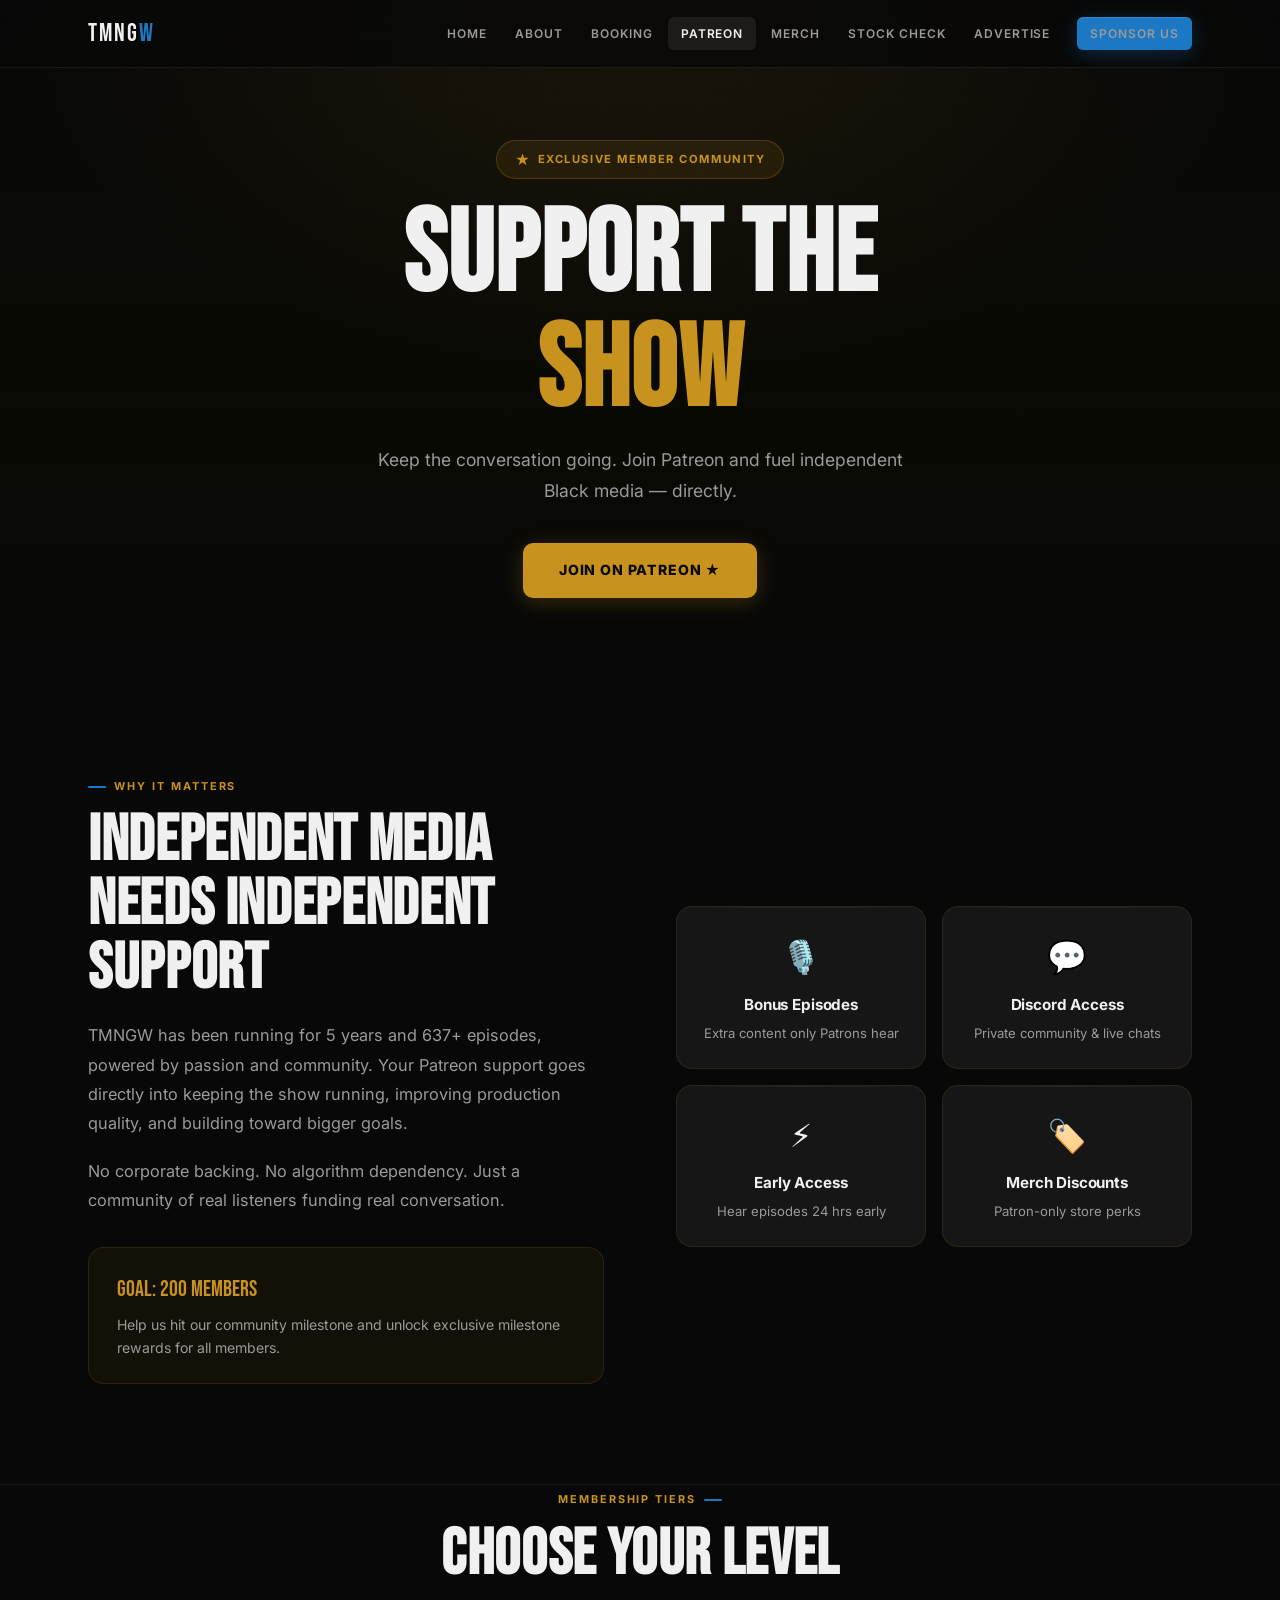
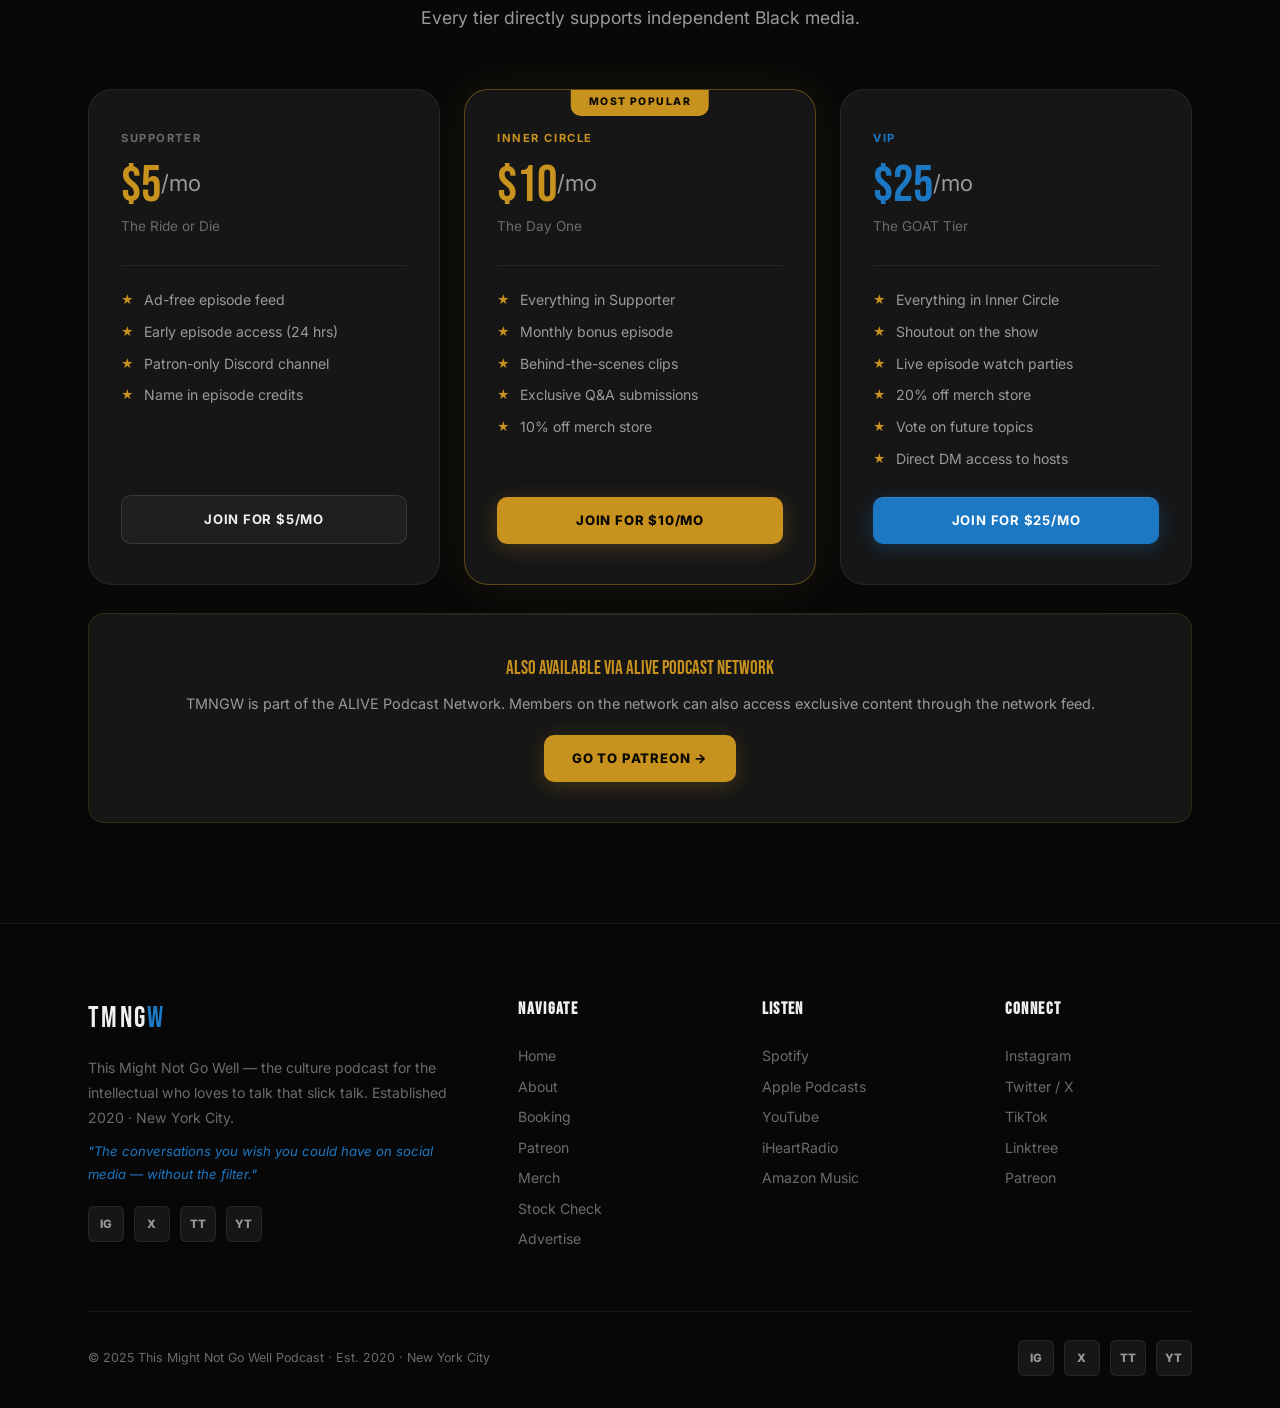
<file: patreon.html>
<!DOCTYPE html>
<html lang="en">
<head>
  <meta charset="UTF-8" />
  <meta name="viewport" content="width=device-width, initial-scale=1.0" />
  <title>Patreon – This Might Not Go Well</title>
  <meta name="description" content="Support TMNGW on Patreon. Bonus episodes, Discord access, early drops, and more." />
  <link rel="stylesheet" href="style.css" />
</head>
<body>

<nav id="nav" class="scrolled">
  <div class="nav-inner">
    <a href="index.html" class="nav-logo">TMNG<span class="logo-accent">W</span></a>
    <div class="nav-links" id="navLinks">
      <a href="index.html">Home</a><a href="about.html">About</a><a href="booking.html">Booking</a>
      <a href="patreon.html" class="active">Patreon</a>
      <a href="merch.html">Merch</a><a href="invest.html">Stock Check</a><a href="sponsors.html">Advertise</a>
      <a href="sponsors.html" class="btn btn-primary btn-sm nav-cta">Sponsor Us</a>
    </div>
    <button class="nav-mobile-toggle" id="navToggle" aria-label="Toggle menu">
      <svg width="22" height="22" viewBox="0 0 22 22" fill="none" stroke="currentColor" stroke-width="2" stroke-linecap="round"><line x1="2" y1="6" x2="20" y2="6"/><line x1="2" y1="11" x2="20" y2="11"/><line x1="2" y1="16" x2="20" y2="16"/></svg>
    </button>
  </div>
</nav>

<section class="page-hero" style="background:linear-gradient(160deg,#080808 0%,#0a0a04 50%,#080808 100%);">
  <div class="page-hero-bg" style="background:radial-gradient(ellipse 70% 80% at 50% 0%,rgba(200,146,30,0.1) 0%,transparent 70%),linear-gradient(180deg,#080808 0%,#0a0a04 60%,#080808 100%);"></div>
  <div class="page-hero-grid"></div>
  <div class="container page-hero-content">
    <div style="display:inline-flex;align-items:center;gap:8px;background:rgba(200,146,30,0.1);border:1px solid rgba(200,146,30,0.25);border-radius:100px;padding:7px 18px;margin-bottom:20px;">
      <span style="color:var(--c-gold);font-size:0.9rem;">★</span>
      <span style="color:var(--c-gold);font-size:0.7rem;font-weight:700;letter-spacing:0.14em;text-transform:uppercase;">Exclusive Member Community</span>
    </div>
    <h1 style="margin-bottom:16px;">Support the<br><span style="color:var(--c-gold);">Show</span></h1>
    <p class="lead" style="max-width:560px;margin:0 auto 36px;">Keep the conversation going. Join Patreon and fuel independent Black media — directly.</p>
    <a href="https://patreon.com/thismightnotgowell" target="_blank" rel="noopener" class="btn btn-gold btn-lg">Join on Patreon ★</a>
  </div>
</section>

<!-- WHY -->
<section class="section">
  <div class="container">
    <div class="grid-2" style="gap:72px;">
      <div class="fade-up">
        <div class="eyebrow" style="color:var(--c-gold);">Why It Matters</div>
        <h2 style="margin-bottom:20px;">Independent Media Needs Independent Support</h2>
        <p style="color:var(--c-muted-2);font-size:1.02rem;line-height:1.8;margin-bottom:18px;">
          TMNGW has been running for 5 years and 637+ episodes, powered by passion and community. Your Patreon support goes directly into keeping the show running, improving production quality, and building toward bigger goals.
        </p>
        <p style="color:var(--c-muted-2);font-size:1.02rem;line-height:1.8;margin-bottom:32px;">
          No corporate backing. No algorithm dependency. Just a community of real listeners funding real conversation.
        </p>
        <div style="background:rgba(200,146,30,0.06);border:1px solid rgba(200,146,30,0.15);border-radius:var(--r-lg);padding:24px 28px;">
          <div style="font-family:'Bebas Neue',sans-serif;font-size:1.4rem;color:var(--c-gold);margin-bottom:6px;">Goal: 200 Members</div>
          <p style="color:var(--c-muted-2);font-size:0.88rem;line-height:1.6;">Help us hit our community milestone and unlock exclusive milestone rewards for all members.</p>
        </div>
      </div>
      <div class="fade-up" style="animation-delay:0.1s;display:grid;grid-template-columns:1fr 1fr;gap:16px;align-content:start;">
        <div class="card card--flat" style="text-align:center;border-color:rgba(200,146,30,0.12);">
          <div style="font-size:2rem;margin-bottom:10px;">🎙️</div>
          <h4 style="font-size:0.95rem;margin-bottom:6px;">Bonus Episodes</h4>
          <p style="color:var(--c-muted-2);font-size:0.82rem;">Extra content only Patrons hear</p>
        </div>
        <div class="card card--flat" style="text-align:center;border-color:rgba(200,146,30,0.12);">
          <div style="font-size:2rem;margin-bottom:10px;">💬</div>
          <h4 style="font-size:0.95rem;margin-bottom:6px;">Discord Access</h4>
          <p style="color:var(--c-muted-2);font-size:0.82rem;">Private community & live chats</p>
        </div>
        <div class="card card--flat" style="text-align:center;border-color:rgba(200,146,30,0.12);">
          <div style="font-size:2rem;margin-bottom:10px;">⚡</div>
          <h4 style="font-size:0.95rem;margin-bottom:6px;">Early Access</h4>
          <p style="color:var(--c-muted-2);font-size:0.82rem;">Hear episodes 24 hrs early</p>
        </div>
        <div class="card card--flat" style="text-align:center;border-color:rgba(200,146,30,0.12);">
          <div style="font-size:2rem;margin-bottom:10px;">🏷️</div>
          <h4 style="font-size:0.95rem;margin-bottom:6px;">Merch Discounts</h4>
          <p style="color:var(--c-muted-2);font-size:0.82rem;">Patron-only store perks</p>
        </div>
      </div>
    </div>
  </div>
</section>

<!-- TIERS -->
<section class="section" style="padding-top:0;border-top:1px solid var(--c-border);">
  <div class="container">
    <div class="section-header section-header--center fade-up">
      <div class="eyebrow" style="color:var(--c-gold);">Membership Tiers</div>
      <h2>Choose Your Level</h2>
      <p class="lead">Every tier directly supports independent Black media.</p>
    </div>
    <div class="grid-3">
      <div class="tier fade-up">
        <div class="tier-name">Supporter</div>
        <div class="tier-price">$5<sub>/mo</sub></div>
        <div class="tier-desc">The Ride or Die</div>
        <div class="tier-divider"></div>
        <div class="tier-features">
          <div class="tier-feature">Ad-free episode feed</div>
          <div class="tier-feature">Early episode access (24 hrs)</div>
          <div class="tier-feature">Patron-only Discord channel</div>
          <div class="tier-feature">Name in episode credits</div>
        </div>
        <a href="https://patreon.com/thismightnotgowell" target="_blank" rel="noopener" class="btn btn-ghost" style="text-align:center;">Join for $5/mo</a>
      </div>
      <div class="tier tier--featured fade-up" style="animation-delay:0.08s;position:relative;">
        <div class="tier-badge">Most Popular</div>
        <div class="tier-name" style="color:var(--c-gold);">Inner Circle</div>
        <div class="tier-price">$10<sub>/mo</sub></div>
        <div class="tier-desc">The Day One</div>
        <div class="tier-divider"></div>
        <div class="tier-features">
          <div class="tier-feature">Everything in Supporter</div>
          <div class="tier-feature">Monthly bonus episode</div>
          <div class="tier-feature">Behind-the-scenes clips</div>
          <div class="tier-feature">Exclusive Q&A submissions</div>
          <div class="tier-feature">10% off merch store</div>
        </div>
        <a href="https://patreon.com/thismightnotgowell" target="_blank" rel="noopener" class="btn btn-gold" style="text-align:center;">Join for $10/mo</a>
      </div>
      <div class="tier fade-up" style="animation-delay:0.16s;">
        <div class="tier-name" style="color:var(--c-red);">VIP</div>
        <div class="tier-price" style="color:var(--c-red);">$25<sub>/mo</sub></div>
        <div class="tier-desc">The GOAT Tier</div>
        <div class="tier-divider"></div>
        <div class="tier-features">
          <div class="tier-feature">Everything in Inner Circle</div>
          <div class="tier-feature">Shoutout on the show</div>
          <div class="tier-feature">Live episode watch parties</div>
          <div class="tier-feature">20% off merch store</div>
          <div class="tier-feature">Vote on future topics</div>
          <div class="tier-feature">Direct DM access to hosts</div>
        </div>
        <a href="https://patreon.com/thismightnotgowell" target="_blank" rel="noopener" class="btn btn-primary" style="text-align:center;">Join for $25/mo</a>
      </div>
    </div>
    <div class="card fade-up" style="text-align:center;padding:40px;margin-top:28px;border-color:rgba(200,146,30,0.15);">
      <div style="font-family:'Bebas Neue',sans-serif;font-size:1.2rem;color:var(--c-gold);margin-bottom:8px;">Also available via ALIVE Podcast Network</div>
      <p style="color:var(--c-muted-2);font-size:0.9rem;margin-bottom:20px;">TMNGW is part of the ALIVE Podcast Network. Members on the network can also access exclusive content through the network feed.</p>
      <a href="https://patreon.com/thismightnotgowell" target="_blank" rel="noopener" class="btn btn-gold">Go to Patreon →</a>
    </div>
  </div>
</section>

<footer>
  <div class="container">
    <div class="footer-top">
      <div class="footer-brand">
        <div class="footer-brand-logo">TMNG<span class="logo-accent">W</span></div>
        <p>This Might Not Go Well — the culture podcast for the intellectual who loves to talk that slick talk. Established 2020 · New York City.</p>
        <p class="tagline">"The conversations you wish you could have on social media — without the filter."</p>
        <div class="social-links" style="margin-top:20px;">
          <a href="https://www.instagram.com/ThisMightNotGoWell" target="_blank" rel="noopener" class="social-link">IG</a>
          <a href="https://twitter.com/Thismightnotgo1" target="_blank" rel="noopener" class="social-link">X</a>
          <a href="https://www.tiktok.com/@thismightnotgowell" target="_blank" rel="noopener" class="social-link">TT</a>
          <a href="https://www.youtube.com/@ThisMightNotGoWell" target="_blank" rel="noopener" class="social-link">YT</a>
        </div>
      </div>
      <div class="footer-col"><h5>Navigate</h5><a href="index.html">Home</a><a href="about.html">About</a><a href="booking.html">Booking</a><a href="patreon.html">Patreon</a><a href="merch.html">Merch</a><a href="invest.html">Stock Check</a><a href="sponsors.html">Advertise</a></div>
      <div class="footer-col"><h5>Listen</h5><a href="https://open.spotify.com" target="_blank" rel="noopener">Spotify</a><a href="https://podcasts.apple.com" target="_blank" rel="noopener">Apple Podcasts</a><a href="https://www.youtube.com/@ThisMightNotGoWell" target="_blank" rel="noopener">YouTube</a><a href="https://www.iheart.com" target="_blank" rel="noopener">iHeartRadio</a><a href="https://music.amazon.com/podcasts" target="_blank" rel="noopener">Amazon Music</a></div>
      <div class="footer-col"><h5>Connect</h5><a href="https://www.instagram.com/ThisMightNotGoWell" target="_blank" rel="noopener">Instagram</a><a href="https://twitter.com/Thismightnotgo1" target="_blank" rel="noopener">Twitter / X</a><a href="https://www.tiktok.com/@thismightnotgowell" target="_blank" rel="noopener">TikTok</a><a href="https://linktr.ee/Thismightnotgowell" target="_blank" rel="noopener">Linktree</a><a href="https://patreon.com/thismightnotgowell" target="_blank" rel="noopener">Patreon</a></div>
    </div>
    <div class="footer-bottom">
      <p>© 2025 This Might Not Go Well Podcast · Est. 2020 · New York City</p>
      <div class="social-links">
        <a href="https://www.instagram.com/ThisMightNotGoWell" target="_blank" rel="noopener" class="social-link">IG</a>
        <a href="https://twitter.com/Thismightnotgo1" target="_blank" rel="noopener" class="social-link">X</a>
        <a href="https://www.tiktok.com/@thismightnotgowell" target="_blank" rel="noopener" class="social-link">TT</a>
        <a href="https://www.youtube.com/@ThisMightNotGoWell" target="_blank" rel="noopener" class="social-link">YT</a>
      </div>
    </div>
  </div>
</footer>

<script>
  document.getElementById('navToggle').addEventListener('click', () => document.getElementById('navLinks').classList.toggle('open'));
  const obs = new IntersectionObserver(e => e.forEach(x => { if(x.isIntersecting){x.target.classList.add('visible');obs.unobserve(x.target);} }), {threshold:0.12, rootMargin:'0px 0px -40px 0px'});
  document.querySelectorAll('.fade-up').forEach(el => obs.observe(el));
</script>
</body>
</html>
</file>
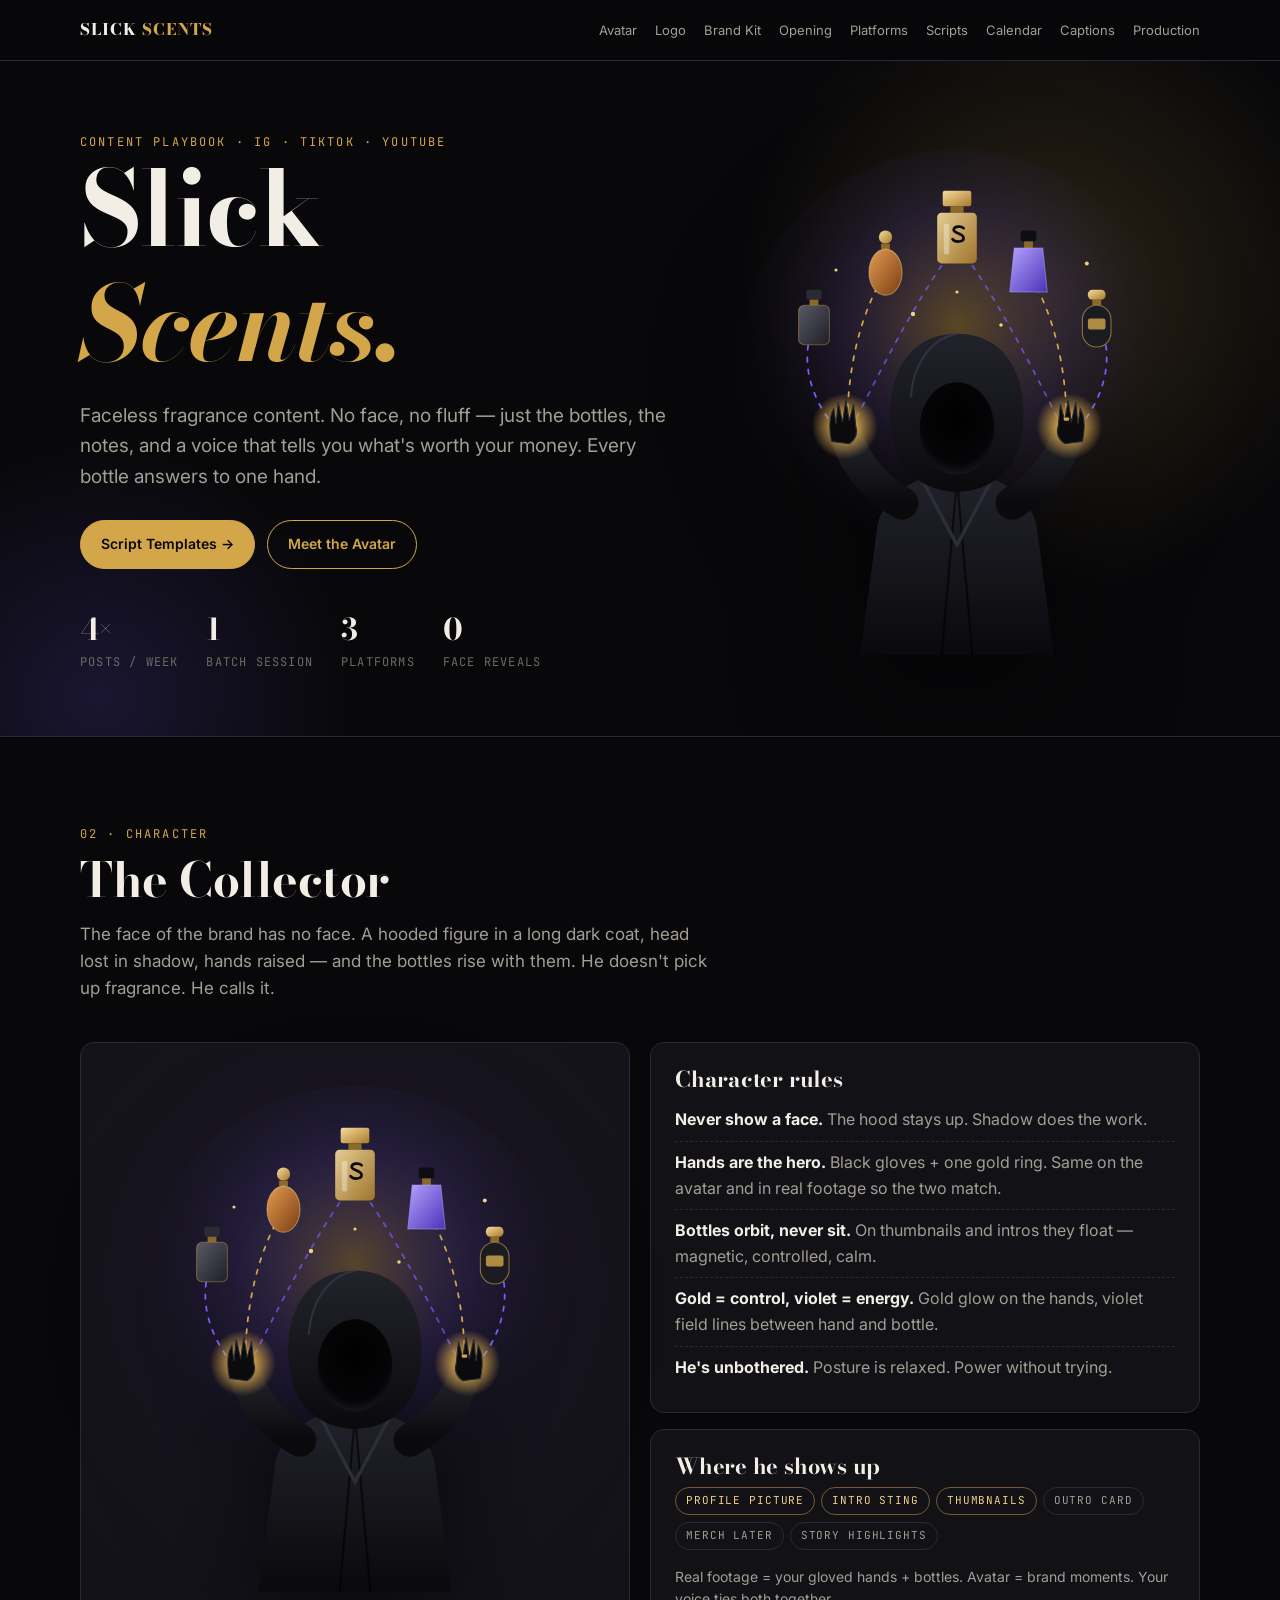
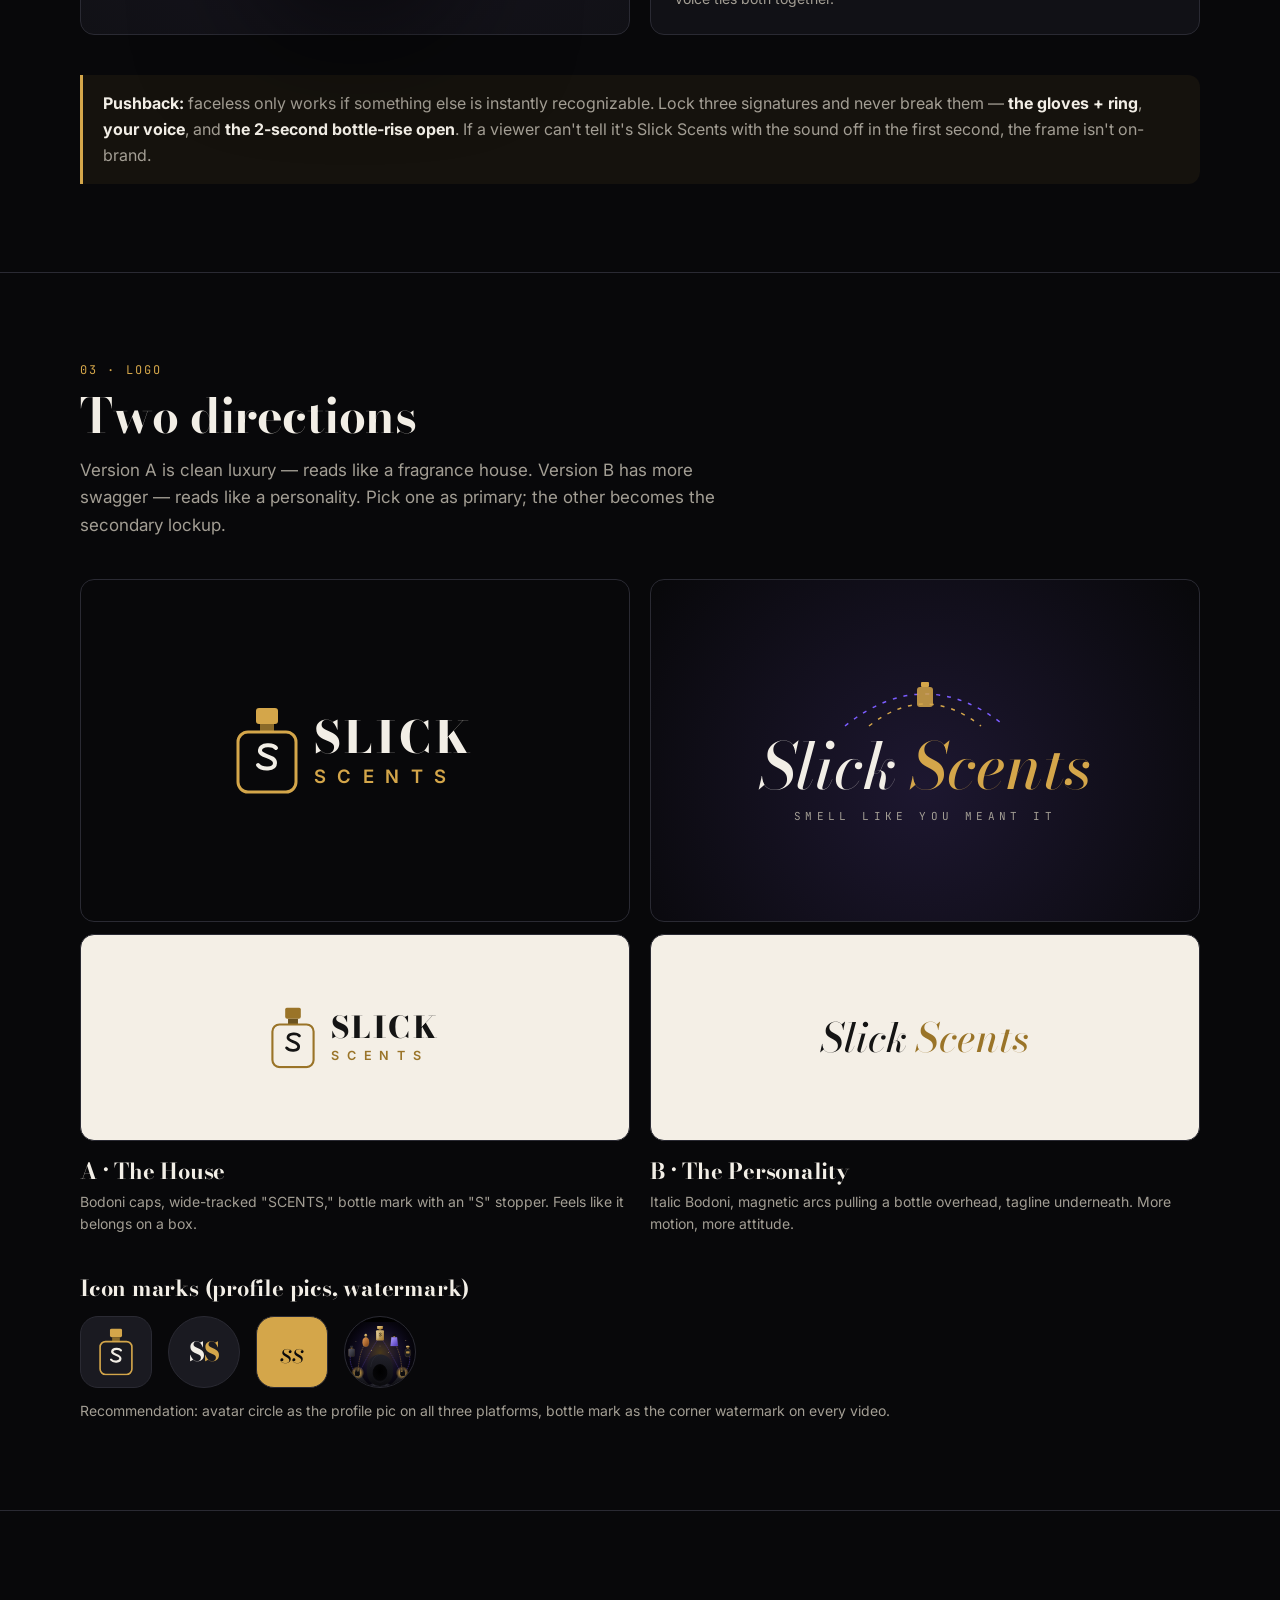
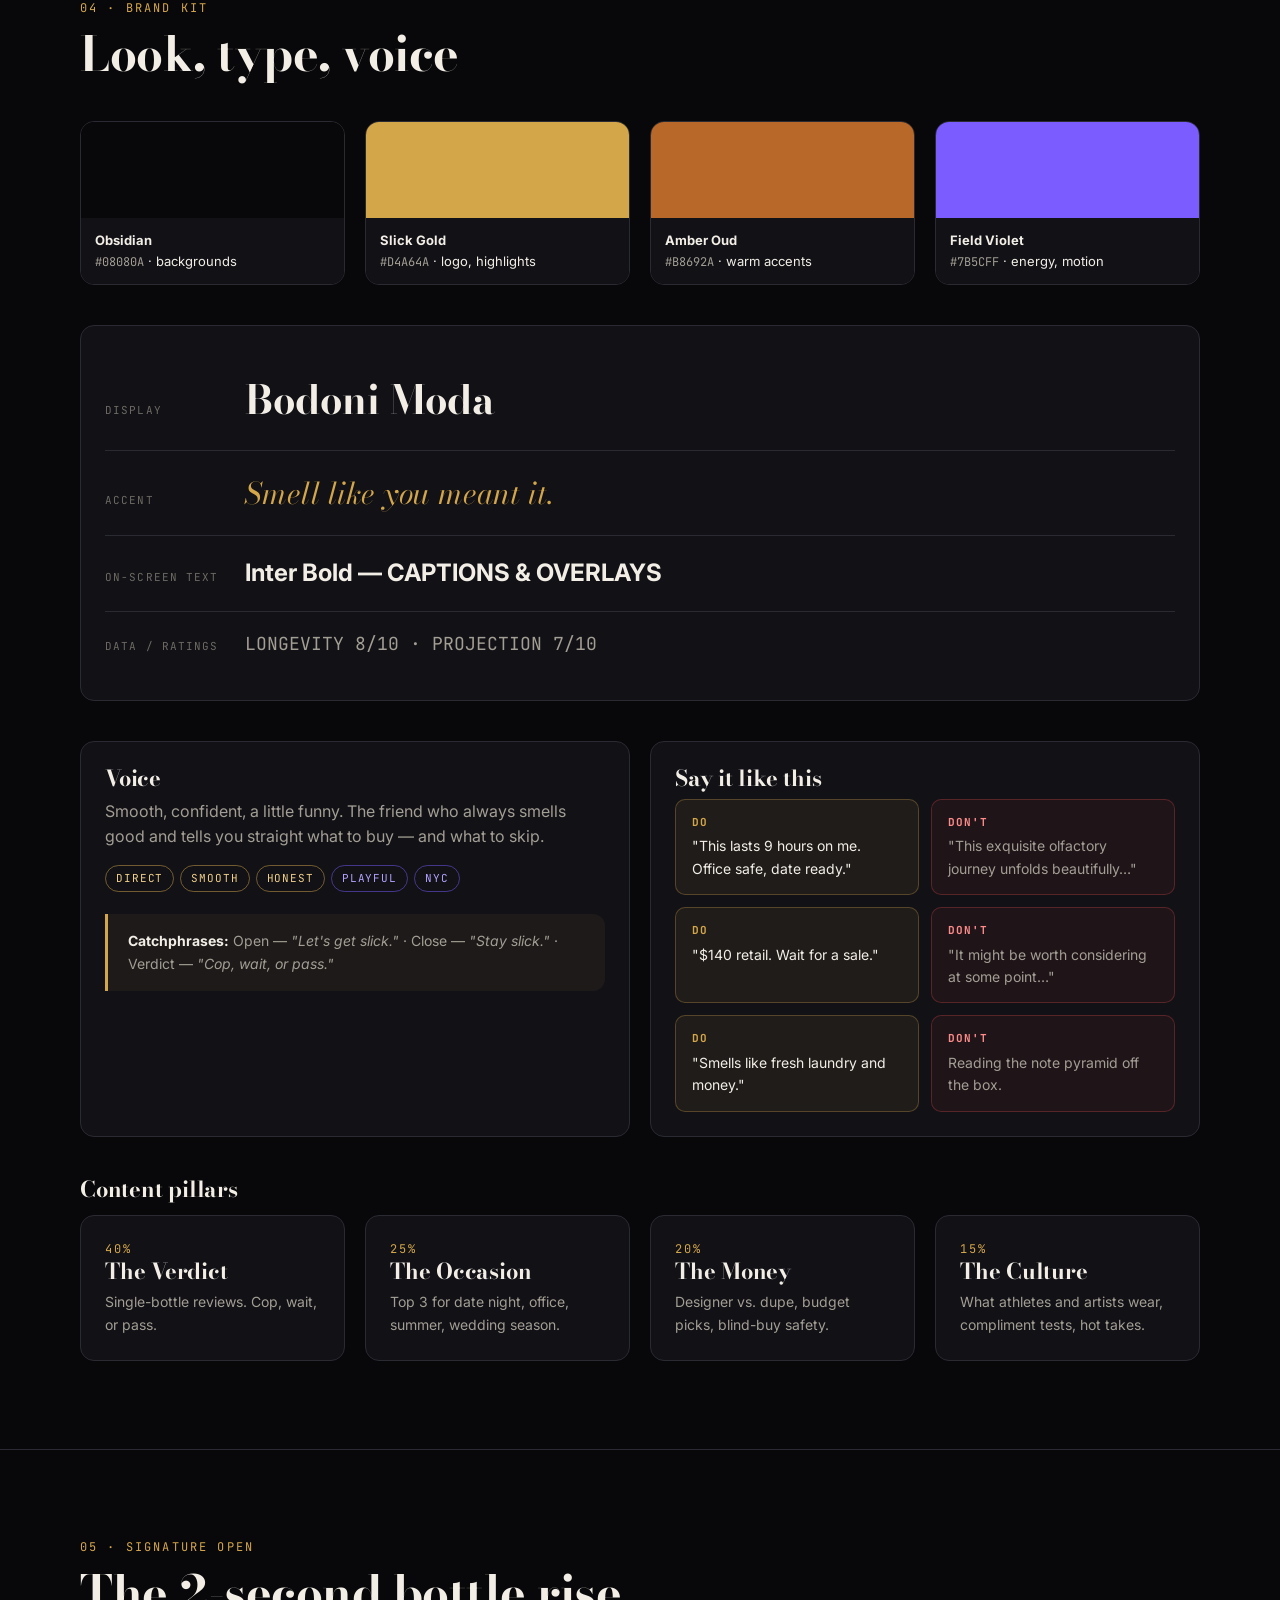
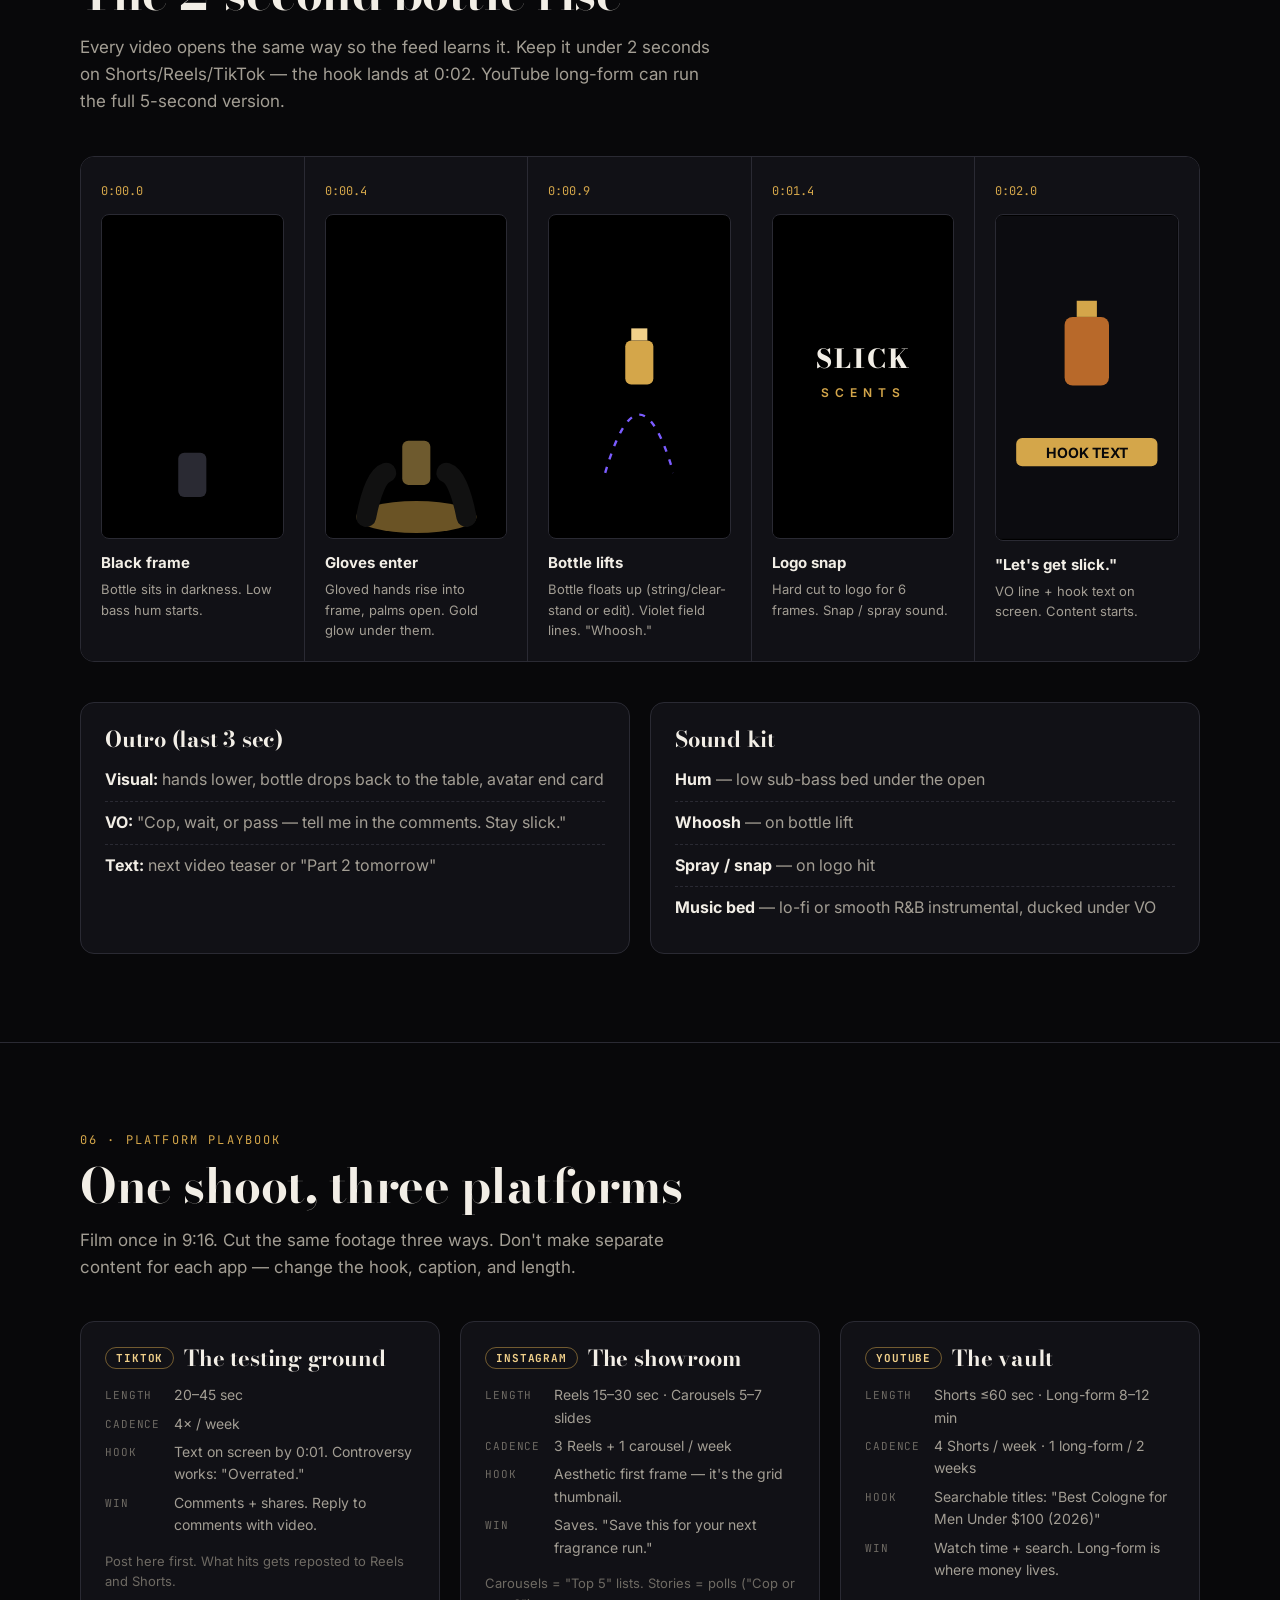
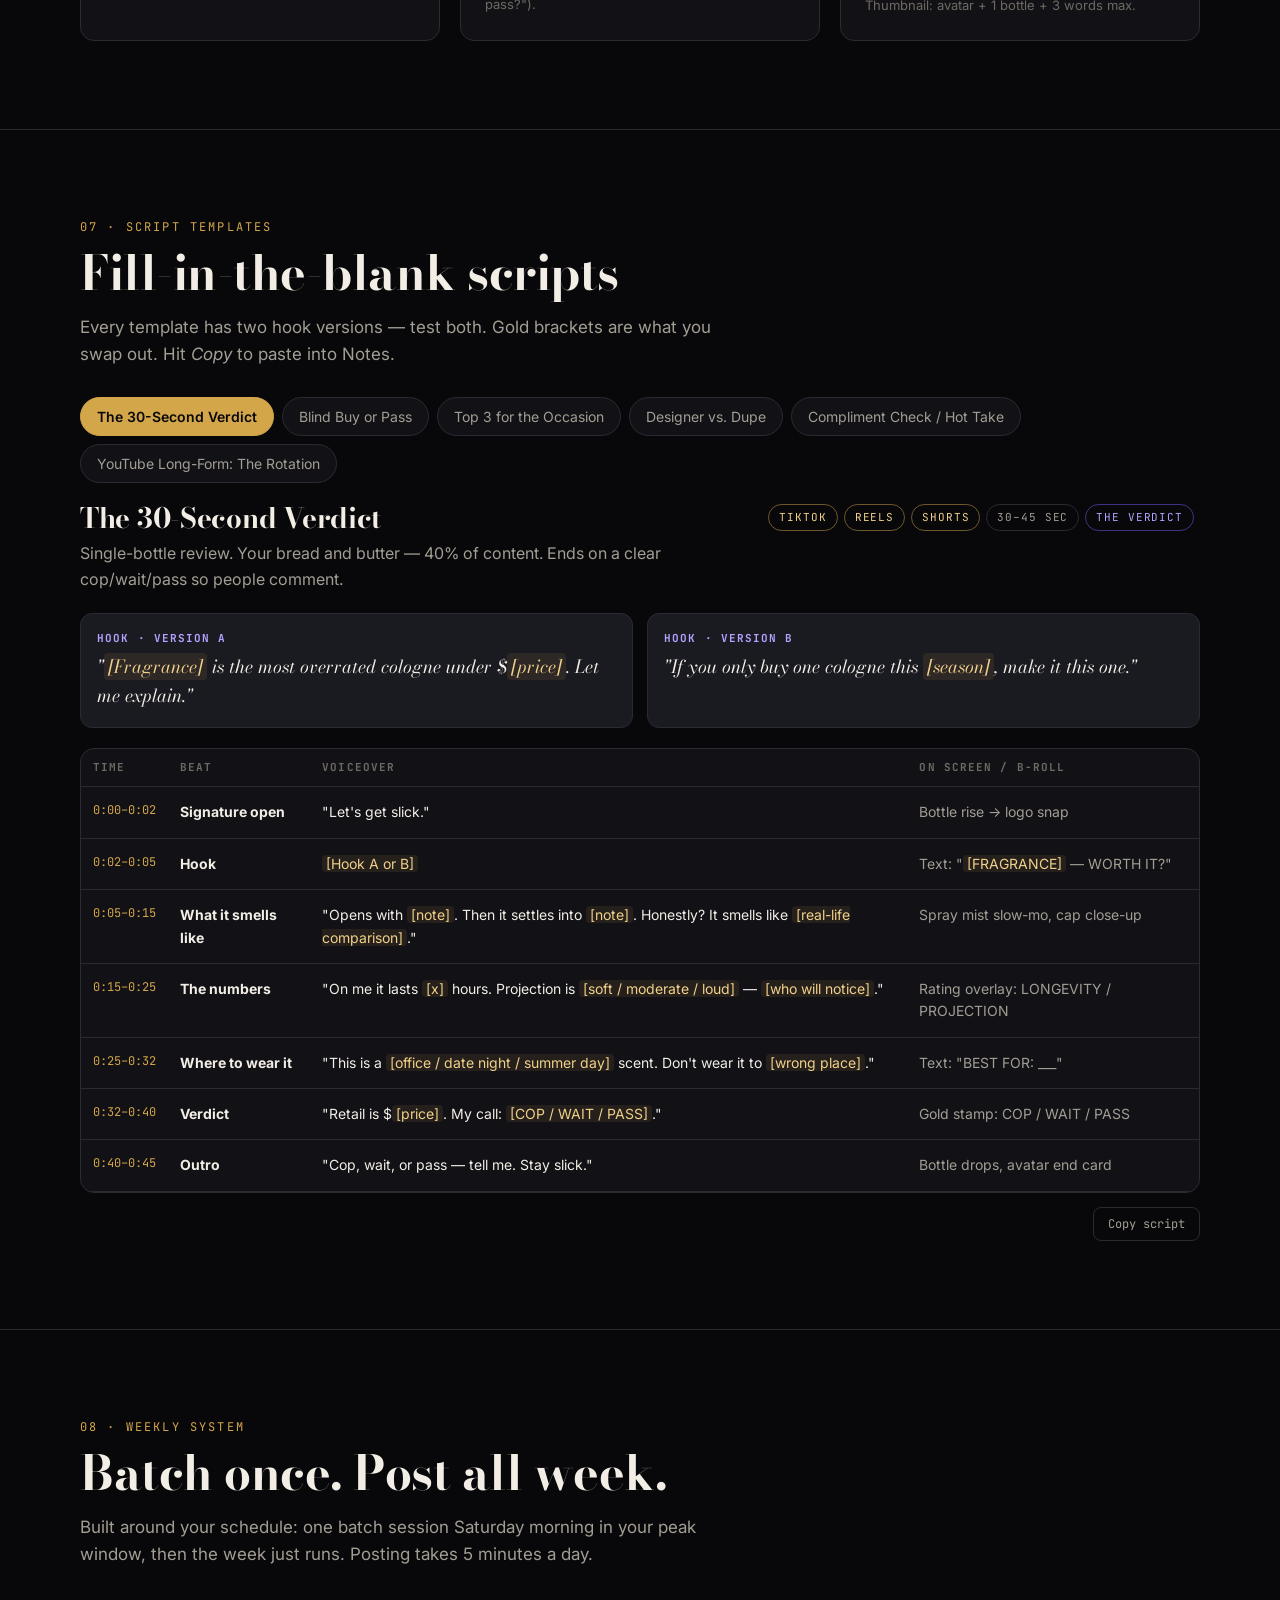
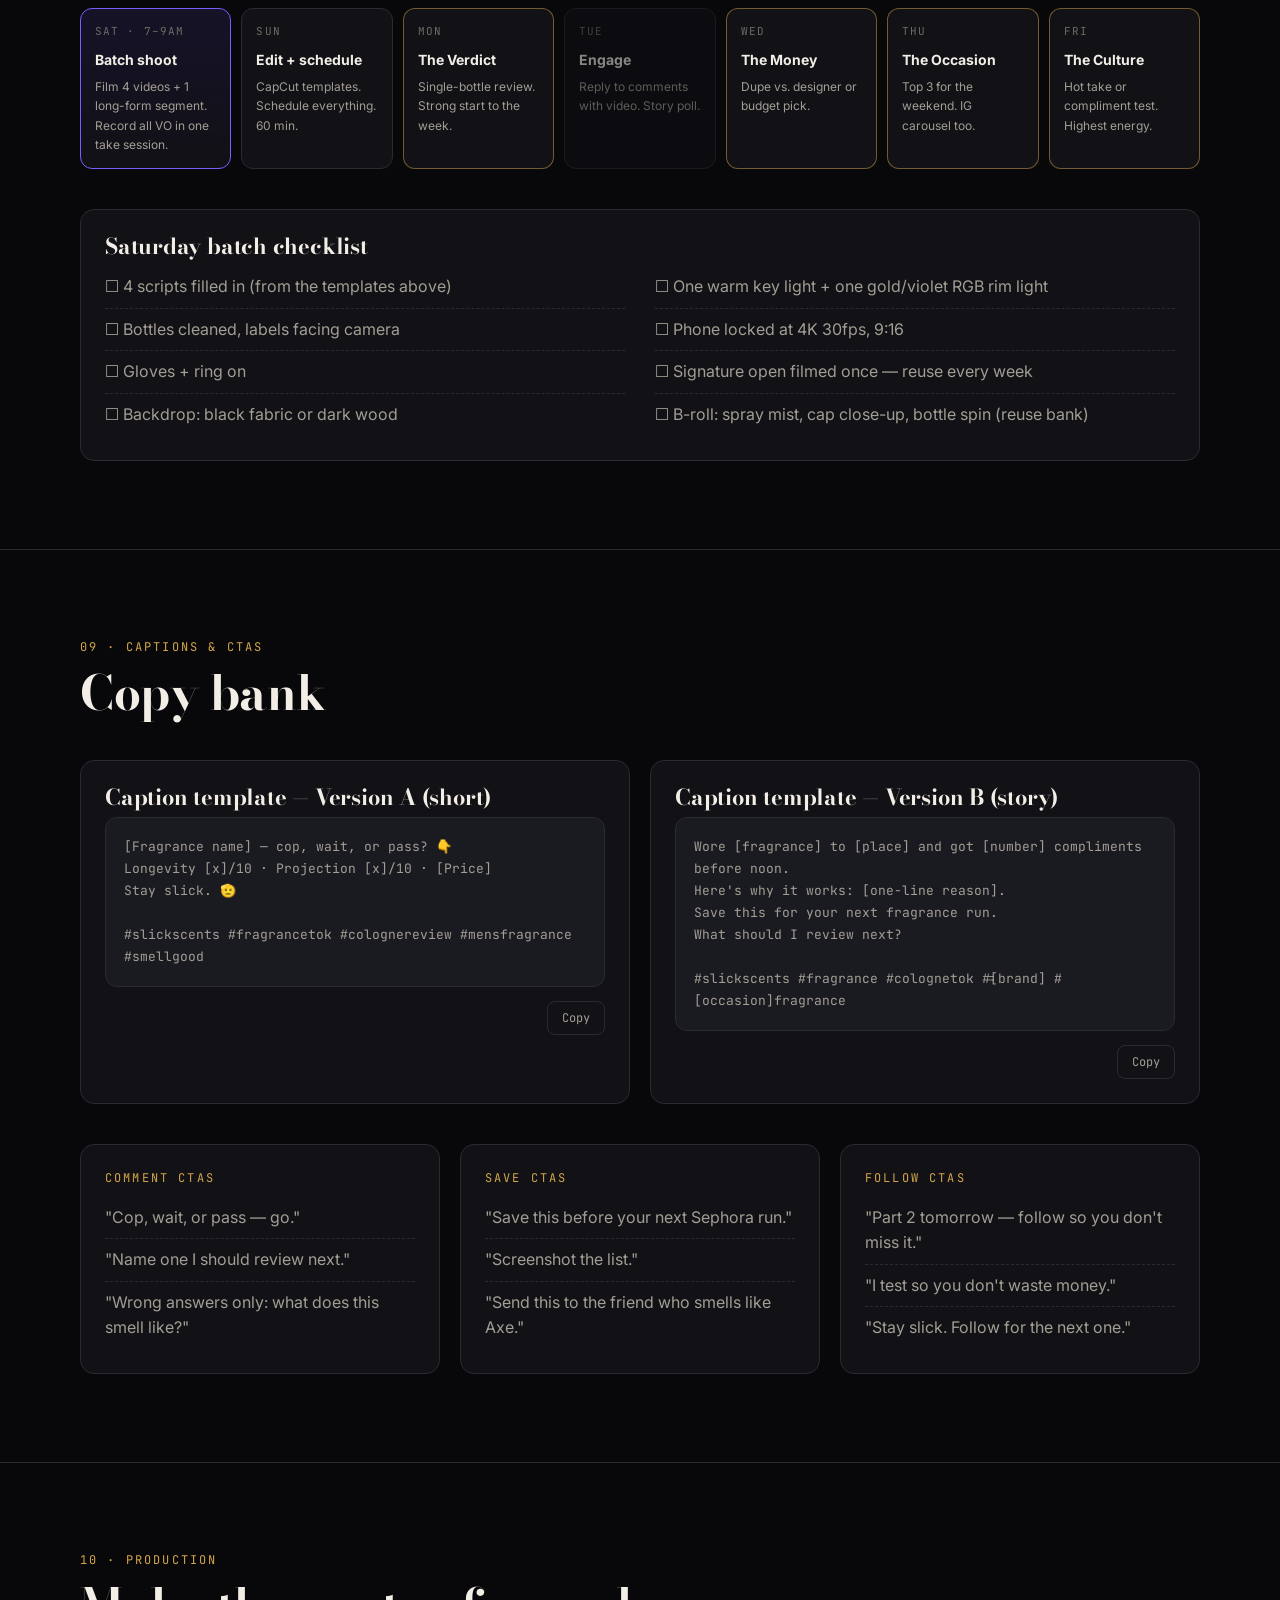
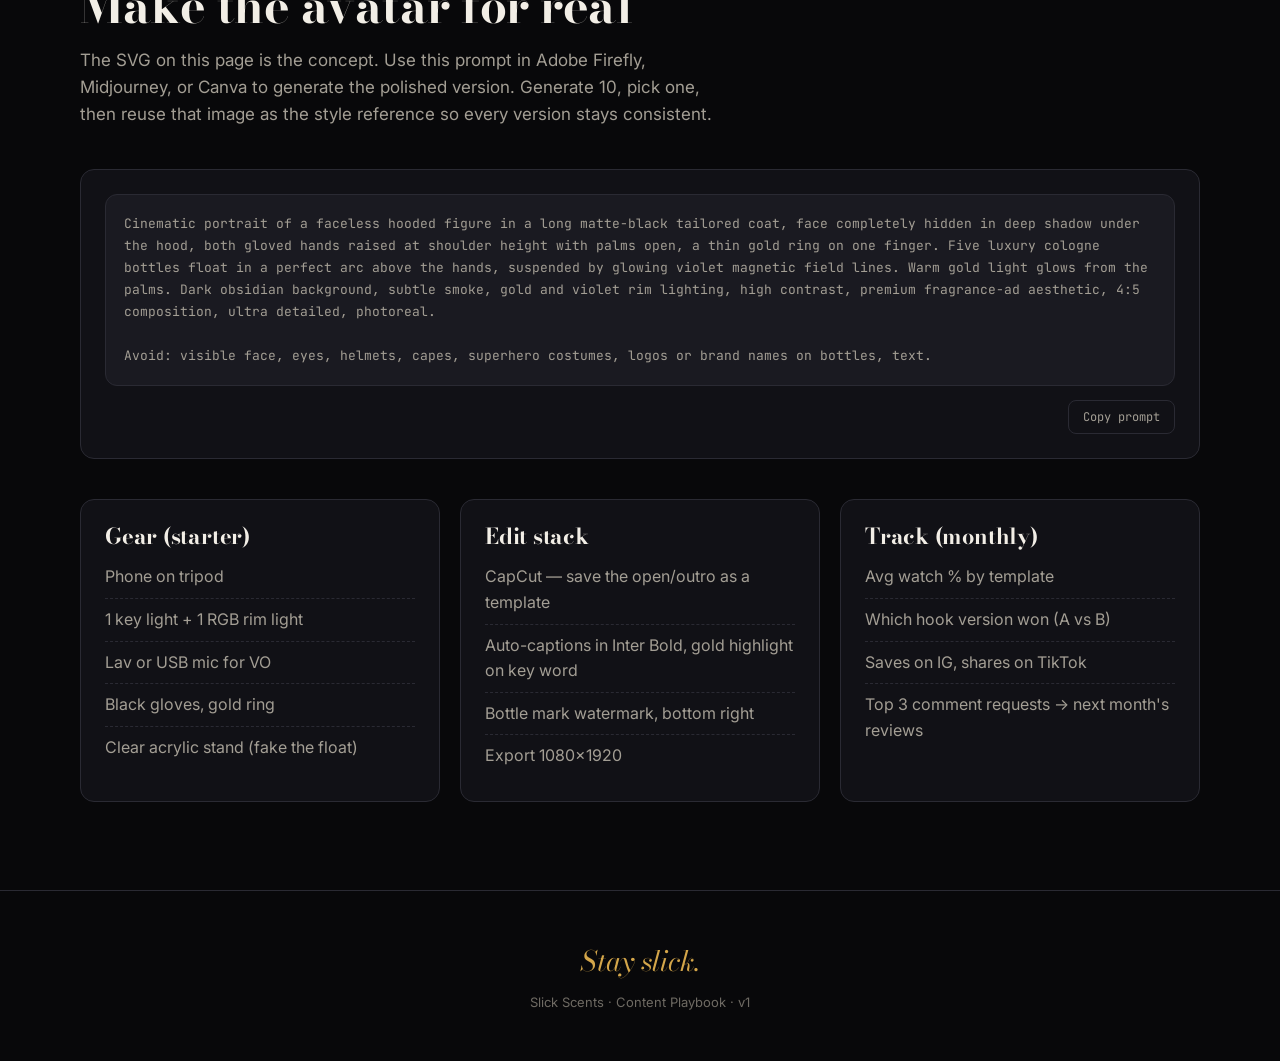
<file: slick-scents.html>
<!DOCTYPE html>
<html lang="en">
<head>
<meta charset="UTF-8" />
<meta name="viewport" content="width=device-width, initial-scale=1.0" />
<title>Slick Scents — Content Playbook</title>
<meta name="description" content="Slick Scents: faceless fragrance content for Instagram, TikTok and YouTube. Brand kit, avatar, opening sequence, script templates and posting system." />
<link rel="preconnect" href="https://fonts.googleapis.com" />
<link rel="preconnect" href="https://fonts.gstatic.com" crossorigin />
<link href="https://fonts.googleapis.com/css2?family=Bodoni+Moda:ital,wght@0,500;0,700;0,800;1,500&family=Inter:wght@400;500;600;700&family=JetBrains+Mono:wght@400;600&display=swap" rel="stylesheet" />
<style>
:root{
  --ink:#08080a; --ink-2:#111116; --ink-3:#1a1a21; --line:#2a2a33;
  --gold:#d4a64a; --gold-2:#f1d08a; --amber:#b8692a; --violet:#7b5cff; --violet-2:#b3a2ff;
  --text:#f2eee6; --muted:#a39e94; --dim:#6e6a63;
  --serif:'Bodoni Moda',Georgia,serif; --sans:'Inter',system-ui,sans-serif; --mono:'JetBrains Mono',ui-monospace,monospace;
  --r:14px;
}
*{box-sizing:border-box;margin:0;padding:0}
html{scroll-behavior:smooth}
body{background:var(--ink);color:var(--text);font-family:var(--sans);line-height:1.6;-webkit-font-smoothing:antialiased;overflow-x:hidden}
a{color:inherit}
.wrap{max-width:1160px;margin:0 auto;padding:0 20px}
section{padding:88px 0;border-top:1px solid var(--line)}
.eyebrow{font-family:var(--mono);font-size:12px;letter-spacing:.18em;text-transform:uppercase;color:var(--gold)}
h1,h2,h3{font-family:var(--serif);font-weight:700;line-height:1.1;letter-spacing:-.01em}
h2{font-size:clamp(32px,5vw,48px);margin:10px 0 14px}
h3{font-size:22px;margin-bottom:8px}
.lede{color:var(--muted);max-width:640px;font-size:17px}
.gold{color:var(--gold)}
.grid{display:grid;gap:20px}
.g2{grid-template-columns:repeat(auto-fit,minmax(300px,1fr))}
.g3{grid-template-columns:repeat(auto-fit,minmax(260px,1fr))}
.g4{grid-template-columns:repeat(auto-fit,minmax(200px,1fr))}
.card{background:var(--ink-2);border:1px solid var(--line);border-radius:var(--r);padding:24px}
.card.lift{transition:border-color .2s,transform .2s}.card.lift:hover{border-color:var(--gold);transform:translateY(-2px)}
.tag{display:inline-block;font-family:var(--mono);font-size:11px;letter-spacing:.08em;text-transform:uppercase;padding:4px 10px;border-radius:99px;border:1px solid var(--line);color:var(--muted);margin:0 6px 6px 0}
.tag.g{border-color:rgba(212,166,74,.5);color:var(--gold-2)}
.tag.v{border-color:rgba(123,92,255,.5);color:var(--violet-2)}
.mt{margin-top:40px}
ul.clean{list-style:none}
ul.clean li{padding:8px 0;border-bottom:1px dashed var(--line);color:var(--muted)}
ul.clean li strong{color:var(--text)}
ul.clean li:last-child{border-bottom:0}

/* NAV */
nav{position:sticky;top:0;z-index:50;background:rgba(8,8,10,.85);backdrop-filter:blur(12px);border-bottom:1px solid var(--line)}
nav .wrap{display:flex;align-items:center;gap:20px;height:60px}
nav .brand{font-family:var(--serif);font-weight:800;letter-spacing:.06em;text-decoration:none;white-space:nowrap}
nav .links{display:flex;gap:18px;overflow-x:auto;scrollbar-width:none;margin-left:auto}
nav .links::-webkit-scrollbar{display:none}
nav .links a{font-size:13px;color:var(--muted);text-decoration:none;white-space:nowrap}
nav .links a:hover{color:var(--gold)}

/* HERO */
.hero{border-top:0;padding:72px 0 64px;position:relative;overflow:hidden}
.hero::before{content:"";position:absolute;inset:-20% -10% auto auto;width:720px;height:720px;background:radial-gradient(circle,rgba(212,166,74,.18),transparent 60%);pointer-events:none}
.hero::after{content:"";position:absolute;left:-200px;bottom:-260px;width:600px;height:600px;background:radial-gradient(circle,rgba(123,92,255,.16),transparent 60%);pointer-events:none}
.hero-grid{display:grid;grid-template-columns:1.1fr .9fr;gap:40px;align-items:center;position:relative;z-index:1}
.hero h1{font-size:clamp(52px,9vw,104px);letter-spacing:-.02em}
.hero h1 em{font-style:italic;color:var(--gold)}
.hero p.lede{margin:20px 0 28px;font-size:19px}
.btn{display:inline-flex;align-items:center;gap:8px;font-weight:600;font-size:14px;padding:12px 20px;border-radius:99px;text-decoration:none;border:1px solid var(--gold);color:var(--ink);background:var(--gold);cursor:pointer;font-family:var(--sans)}
.btn.ghost{background:transparent;color:var(--gold)}
.btn-row{display:flex;flex-wrap:wrap;gap:12px}
.stats{display:flex;gap:28px;margin-top:36px;flex-wrap:wrap}
.stats div{font-family:var(--mono);font-size:12px;color:var(--dim);text-transform:uppercase;letter-spacing:.1em}
.stats b{display:block;font-family:var(--serif);font-size:30px;color:var(--text);letter-spacing:0;text-transform:none}

/* AVATAR */
.avatar-svg{width:100%;max-width:440px;display:block;margin:0 auto;filter:drop-shadow(0 30px 60px rgba(0,0,0,.6))}
.float{animation:float 4.8s ease-in-out infinite;transform-box:fill-box;transform-origin:center}
.float.d1{animation-delay:-.8s}.float.d2{animation-delay:-1.6s}.float.d3{animation-delay:-2.4s}.float.d4{animation-delay:-3.2s}
@keyframes float{0%,100%{transform:translateY(0) rotate(-3deg)}50%{transform:translateY(-12px) rotate(3deg)}}
.field{stroke-dasharray:4 7;animation:dash 2.4s linear infinite}
@keyframes dash{to{stroke-dashoffset:-44}}
.pulse{animation:pulse 2.4s ease-in-out infinite;transform-box:fill-box;transform-origin:center}
@keyframes pulse{0%,100%{opacity:.55;transform:scale(1)}50%{opacity:1;transform:scale(1.15)}}
@media (prefers-reduced-motion:reduce){.float,.field,.pulse{animation:none}}

/* LOGO */
.logo-stage{background:var(--ink);border:1px solid var(--line);border-radius:var(--r);aspect-ratio:16/10;display:flex;align-items:center;justify-content:center;padding:24px;position:relative;overflow:hidden}
.logo-stage.light{background:#f4efe6}
.logo-a{display:flex;align-items:center;gap:16px}
.logo-a .word{font-family:var(--serif);font-weight:800;font-size:clamp(28px,4.4vw,44px);letter-spacing:.08em;line-height:1}
.logo-a .word span{display:block;font-size:.42em;letter-spacing:.62em;color:var(--gold);font-family:var(--sans);font-weight:600;margin-top:8px}
.logo-b{text-align:center}
.logo-b .word{font-family:var(--serif);font-style:italic;font-weight:500;font-size:clamp(40px,6vw,64px);line-height:.9}
.logo-b .word i{color:var(--gold);font-style:italic}
.logo-b .sub{font-family:var(--mono);font-size:11px;letter-spacing:.4em;color:var(--muted);margin-top:12px}
.light .word{color:#141414}.light .logo-b .sub{color:#6b655b}
.marks{display:flex;gap:16px;flex-wrap:wrap;margin-top:16px}
.mark{width:72px;height:72px;border-radius:18px;background:var(--ink-3);border:1px solid var(--line);display:flex;align-items:center;justify-content:center}
.mark.r{border-radius:50%}

/* PALETTE */
.swatch{border-radius:var(--r);overflow:hidden;border:1px solid var(--line)}
.swatch .chip{height:96px}
.swatch .meta{padding:12px 14px;background:var(--ink-2);font-size:13px}
.swatch .meta code{font-family:var(--mono);color:var(--muted);font-size:12px}
.type-row{display:flex;align-items:baseline;gap:20px;padding:18px 0;border-bottom:1px solid var(--line);flex-wrap:wrap}
.type-row .lbl{font-family:var(--mono);font-size:11px;color:var(--dim);width:120px;text-transform:uppercase;letter-spacing:.1em}

/* VOICE */
.do-dont{display:grid;grid-template-columns:1fr 1fr;gap:12px}
.do-dont div{padding:14px 16px;border-radius:10px;font-size:14px}
.do{background:rgba(212,166,74,.08);border:1px solid rgba(212,166,74,.3)}
.dont{background:rgba(255,80,80,.06);border:1px solid rgba(255,80,80,.25);color:var(--muted)}
.do b,.dont b{display:block;font-family:var(--mono);font-size:11px;letter-spacing:.1em;margin-bottom:4px}
.do b{color:var(--gold)}.dont b{color:#ff8a8a}

/* OPENING TIMELINE */
.timeline{display:grid;grid-template-columns:repeat(5,1fr);gap:0;border:1px solid var(--line);border-radius:var(--r);overflow:hidden}
.beat{padding:20px;border-right:1px solid var(--line);background:var(--ink-2);position:relative}
.beat:last-child{border-right:0}
.beat .t{font-family:var(--mono);font-size:12px;color:var(--gold)}
.beat .frame{aspect-ratio:9/16;background:#000;border-radius:8px;margin:12px 0;display:flex;align-items:center;justify-content:center;border:1px solid var(--line);overflow:hidden}
.beat h4{font-size:15px;margin-bottom:4px}
.beat p{font-size:13px;color:var(--muted)}

/* PLATFORMS */
.plat h3{display:flex;align-items:center;gap:10px}
.plat .spec{display:grid;grid-template-columns:auto 1fr;gap:6px 14px;font-size:14px;margin:14px 0}
.plat .spec dt{font-family:var(--mono);font-size:11px;color:var(--dim);text-transform:uppercase;letter-spacing:.08em;padding-top:3px}
.plat .spec dd{color:var(--muted)}

/* SCRIPTS */
.tabs{display:flex;gap:8px;flex-wrap:wrap;margin:28px 0 20px}
.tab{background:var(--ink-2);border:1px solid var(--line);color:var(--muted);padding:10px 16px;border-radius:99px;font-size:14px;cursor:pointer;font-family:var(--sans)}
.tab[aria-selected="true"]{background:var(--gold);color:var(--ink);border-color:var(--gold);font-weight:600}
.panel{display:none}.panel.on{display:block}
.script-head{display:flex;justify-content:space-between;gap:20px;flex-wrap:wrap;align-items:flex-start;margin-bottom:20px}
.script-head p{color:var(--muted);max-width:620px}
.hooks{display:grid;grid-template-columns:1fr 1fr;gap:14px;margin-bottom:20px}
.hook{border:1px solid var(--line);border-radius:12px;padding:16px;background:var(--ink-3)}
.hook b{font-family:var(--mono);font-size:11px;color:var(--violet-2);letter-spacing:.1em;display:block;margin-bottom:6px}
.hook p{font-family:var(--serif);font-size:18px;font-style:italic}
table.beats{width:100%;border-collapse:collapse;font-size:14px}
table.beats th{text-align:left;font-family:var(--mono);font-size:11px;letter-spacing:.1em;text-transform:uppercase;color:var(--dim);padding:10px 12px;border-bottom:1px solid var(--line)}
table.beats td{padding:14px 12px;border-bottom:1px solid var(--line);vertical-align:top;color:var(--muted)}
table.beats td:first-child{font-family:var(--mono);color:var(--gold);white-space:nowrap;font-size:12px}
table.beats td.vo{color:var(--text)}
.fill{color:var(--gold-2);background:rgba(212,166,74,.1);padding:0 4px;border-radius:4px}
.copybar{display:flex;justify-content:flex-end;margin-top:14px}
.copy{background:transparent;border:1px solid var(--line);color:var(--muted);font-family:var(--mono);font-size:12px;padding:8px 14px;border-radius:8px;cursor:pointer}
.copy:hover{border-color:var(--gold);color:var(--gold)}
.tbl-wrap{overflow-x:auto;border:1px solid var(--line);border-radius:var(--r);background:var(--ink-2)}

/* CALENDAR */
.week{display:grid;grid-template-columns:repeat(7,1fr);gap:10px}
.day{background:var(--ink-2);border:1px solid var(--line);border-radius:12px;padding:14px;min-height:150px}
.day .d{font-family:var(--mono);font-size:11px;color:var(--dim);letter-spacing:.1em}
.day h4{font-size:14px;margin:8px 0 6px}
.day p{font-size:12px;color:var(--muted)}
.day.batch{border-color:var(--violet);background:linear-gradient(180deg,rgba(123,92,255,.12),var(--ink-2))}
.day.post{border-color:rgba(212,166,74,.5)}
.day.off{opacity:.55}

pre.prompt{white-space:pre-wrap;font-family:var(--mono);font-size:13px;color:var(--muted);background:var(--ink-3);border:1px solid var(--line);border-radius:12px;padding:18px;line-height:1.7}
.callout{border-left:3px solid var(--gold);padding:16px 20px;background:rgba(212,166,74,.06);border-radius:0 12px 12px 0;color:var(--muted)}
.callout strong{color:var(--text)}
footer{padding:48px 0;border-top:1px solid var(--line);color:var(--dim);font-size:13px;text-align:center}
footer .sig{font-family:var(--serif);font-style:italic;font-size:28px;color:var(--gold);margin-bottom:8px}

@media (max-width:900px){
  .hero-grid{grid-template-columns:1fr}
  .timeline{grid-template-columns:1fr}
  .beat{border-right:0;border-bottom:1px solid var(--line);display:grid;grid-template-columns:90px 1fr;gap:4px 16px;align-items:start}
  .beat .frame{grid-row:span 3;margin:0;width:90px}
  .week{grid-template-columns:1fr 1fr}
  .hooks,.do-dont{grid-template-columns:1fr}
}
@media (max-width:520px){
  section{padding:64px 0}
  .wrap{padding:0 16px}
  .week{grid-template-columns:1fr}
  .card{padding:20px}
}
</style>
</head>
<body>

<nav>
  <div class="wrap">
    <a href="#top" class="brand">SLICK <span class="gold">SCENTS</span></a>
    <div class="links">
      <a href="#avatar">Avatar</a>
      <a href="#logo">Logo</a>
      <a href="#brand">Brand Kit</a>
      <a href="#opening">Opening</a>
      <a href="#platforms">Platforms</a>
      <a href="#scripts">Scripts</a>
      <a href="#calendar">Calendar</a>
      <a href="#captions">Captions</a>
      <a href="#production">Production</a>
    </div>
  </div>
</nav>

<!-- ═════════ 01 OPENING / HERO ═════════ -->
<header class="hero" id="top">
  <div class="wrap hero-grid">
    <div>
      <div class="eyebrow">Content Playbook · IG · TikTok · YouTube</div>
      <h1>Slick<br/><em>Scents.</em></h1>
      <p class="lede">Faceless fragrance content. No face, no fluff — just the bottles, the notes, and a voice that tells you what's worth your money. Every bottle answers to one hand.</p>
      <div class="btn-row">
        <a href="#scripts" class="btn">Script Templates →</a>
        <a href="#avatar" class="btn ghost">Meet the Avatar</a>
      </div>
      <div class="stats">
        <div><b>4×</b>posts / week</div>
        <div><b>1</b>batch session</div>
        <div><b>3</b>platforms</div>
        <div><b>0</b>face reveals</div>
      </div>
    </div>
    <!-- Avatar (hero instance) -->
    <div id="heroAvatar"></div>
  </div>
</header>

<!-- ═════════ 02 AVATAR ═════════ -->
<section id="avatar">
  <div class="wrap">
    <div class="eyebrow">02 · Character</div>
    <h2>The Collector</h2>
    <p class="lede">The face of the brand has no face. A hooded figure in a long dark coat, head lost in shadow, hands raised — and the bottles rise with them. He doesn't pick up fragrance. He calls it.</p>

    <div class="grid g2 mt">
      <div class="card" style="display:flex;align-items:center;justify-content:center;background:radial-gradient(circle at 50% 40%,#1c1726,var(--ink-2))">
        <div id="mainAvatar" style="width:100%"></div>
      </div>
      <div class="grid" style="gap:16px">
        <div class="card">
          <h3>Character rules</h3>
          <ul class="clean">
            <li><strong>Never show a face.</strong> The hood stays up. Shadow does the work.</li>
            <li><strong>Hands are the hero.</strong> Black gloves + one gold ring. Same on the avatar and in real footage so the two match.</li>
            <li><strong>Bottles orbit, never sit.</strong> On thumbnails and intros they float — magnetic, controlled, calm.</li>
            <li><strong>Gold = control, violet = energy.</strong> Gold glow on the hands, violet field lines between hand and bottle.</li>
            <li><strong>He's unbothered.</strong> Posture is relaxed. Power without trying.</li>
          </ul>
        </div>
        <div class="card">
          <h3>Where he shows up</h3>
          <span class="tag g">Profile picture</span><span class="tag g">Intro sting</span><span class="tag g">Thumbnails</span><span class="tag">Outro card</span><span class="tag">Merch later</span><span class="tag">Story highlights</span>
          <p style="color:var(--muted);font-size:14px;margin-top:10px">Real footage = your gloved hands + bottles. Avatar = brand moments. Your voice ties both together.</p>
        </div>
      </div>
    </div>

    <div class="callout mt">
      <strong>Pushback:</strong> faceless only works if something else is instantly recognizable. Lock three signatures and never break them — <strong>the gloves + ring</strong>, <strong>your voice</strong>, and <strong>the 2-second bottle-rise open</strong>. If a viewer can't tell it's Slick Scents with the sound off in the first second, the frame isn't on-brand.
    </div>
  </div>
</section>

<!-- ═════════ 03 LOGO ═════════ -->
<section id="logo">
  <div class="wrap">
    <div class="eyebrow">03 · Logo</div>
    <h2>Two directions</h2>
    <p class="lede">Version A is clean luxury — reads like a fragrance house. Version B has more swagger — reads like a personality. Pick one as primary; the other becomes the secondary lockup.</p>

    <div class="grid g2 mt">
      <div>
        <div class="logo-stage">
          <div class="logo-a">
            <svg width="62" height="86" viewBox="0 0 62 86" aria-hidden="true"><use href="#bottleMark"/></svg>
            <div class="word">SLICK<span>SCENTS</span></div>
          </div>
        </div>
        <div class="logo-stage light" style="margin-top:12px;aspect-ratio:16/6">
          <div class="logo-a">
            <svg width="44" height="62" viewBox="0 0 62 86" aria-hidden="true"><use href="#bottleMarkDark"/></svg>
            <div class="word" style="font-size:30px">SLICK<span style="color:#9a7428">SCENTS</span></div>
          </div>
        </div>
        <h3 style="margin-top:18px">A · The House</h3>
        <p style="color:var(--muted);font-size:14px">Bodoni caps, wide-tracked "SCENTS," bottle mark with an "S" stopper. Feels like it belongs on a box.</p>
      </div>
      <div>
        <div class="logo-stage" style="background:radial-gradient(circle at 50% 60%,#1d1730,var(--ink))">
          <div class="logo-b">
            <svg width="200" height="56" viewBox="0 0 200 56" aria-hidden="true" style="display:block;margin:0 auto 6px">
              <path d="M20 50 Q100 -14 180 50" fill="none" stroke="#7b5cff" stroke-width="1.5" class="field"/>
              <path d="M44 50 Q100 6 156 50" fill="none" stroke="#d4a64a" stroke-width="1.5" class="field"/>
              <g transform="translate(92 6)"><rect x="4" y="0" width="8" height="5" rx="1" fill="#d4a64a"/><rect x="0" y="5" width="16" height="20" rx="3" fill="#d4a64a" opacity=".85"/></g>
            </svg>
            <div class="word">Slick <i>Scents</i></div>
            <div class="sub">SMELL LIKE YOU MEANT IT</div>
          </div>
        </div>
        <div class="logo-stage light" style="margin-top:12px;aspect-ratio:16/6">
          <div class="logo-b"><div class="word" style="font-size:40px">Slick <i style="color:#9a7428">Scents</i></div></div>
        </div>
        <h3 style="margin-top:18px">B · The Personality</h3>
        <p style="color:var(--muted);font-size:14px">Italic Bodoni, magnetic arcs pulling a bottle overhead, tagline underneath. More motion, more attitude.</p>
      </div>
    </div>

    <h3 class="mt">Icon marks (profile pics, watermark)</h3>
    <div class="marks">
      <div class="mark"><svg width="34" height="48" viewBox="0 0 62 86"><use href="#bottleMark"/></svg></div>
      <div class="mark r"><span style="font-family:var(--serif);font-weight:800;font-size:26px;letter-spacing:-.04em">S<span class="gold">S</span></span></div>
      <div class="mark" style="background:var(--gold)"><span style="font-family:var(--serif);font-style:italic;font-size:30px;color:var(--ink)">ss</span></div>
      <div class="mark r" style="background:#000;overflow:hidden"><div id="miniAvatar" style="width:72px;margin-top:10px"></div></div>
    </div>
    <p style="color:var(--muted);font-size:14px;margin-top:12px">Recommendation: avatar circle as the profile pic on all three platforms, bottle mark as the corner watermark on every video.</p>
  </div>
</section>

<!-- ═════════ 04 BRAND KIT ═════════ -->
<section id="brand">
  <div class="wrap">
    <div class="eyebrow">04 · Brand Kit</div>
    <h2>Look, type, voice</h2>

    <div class="grid g4 mt">
      <div class="swatch"><div class="chip" style="background:#08080a"></div><div class="meta"><b>Obsidian</b><br/><code>#08080A</code> · backgrounds</div></div>
      <div class="swatch"><div class="chip" style="background:#d4a64a"></div><div class="meta"><b>Slick Gold</b><br/><code>#D4A64A</code> · logo, highlights</div></div>
      <div class="swatch"><div class="chip" style="background:#b8692a"></div><div class="meta"><b>Amber Oud</b><br/><code>#B8692A</code> · warm accents</div></div>
      <div class="swatch"><div class="chip" style="background:#7b5cff"></div><div class="meta"><b>Field Violet</b><br/><code>#7B5CFF</code> · energy, motion</div></div>
    </div>

    <div class="card mt">
      <div class="type-row"><span class="lbl">Display</span><span style="font-family:var(--serif);font-size:40px;font-weight:700">Bodoni Moda</span></div>
      <div class="type-row"><span class="lbl">Accent</span><span style="font-family:var(--serif);font-size:30px;font-style:italic;color:var(--gold)">Smell like you meant it.</span></div>
      <div class="type-row"><span class="lbl">On-screen text</span><span style="font-family:var(--sans);font-size:24px;font-weight:700">Inter Bold — CAPTIONS &amp; OVERLAYS</span></div>
      <div class="type-row" style="border:0"><span class="lbl">Data / ratings</span><span style="font-family:var(--mono);font-size:18px;color:var(--muted)">LONGEVITY 8/10 · PROJECTION 7/10</span></div>
    </div>

    <div class="grid g2 mt">
      <div class="card">
        <h3>Voice</h3>
        <p style="color:var(--muted);margin-bottom:14px">Smooth, confident, a little funny. The friend who always smells good and tells you straight what to buy — and what to skip.</p>
        <span class="tag g">Direct</span><span class="tag g">Smooth</span><span class="tag g">Honest</span><span class="tag v">Playful</span><span class="tag v">NYC</span>
        <div class="callout" style="margin-top:16px;font-size:14px"><strong>Catchphrases:</strong> Open — <em>"Let's get slick."</em> · Close — <em>"Stay slick."</em> · Verdict — <em>"Cop, wait, or pass."</em></div>
      </div>
      <div class="card">
        <h3>Say it like this</h3>
        <div class="do-dont">
          <div class="do"><b>DO</b>"This lasts 9 hours on me. Office safe, date ready."</div>
          <div class="dont"><b>DON'T</b>"This exquisite olfactory journey unfolds beautifully…"</div>
          <div class="do"><b>DO</b>"$140 retail. Wait for a sale."</div>
          <div class="dont"><b>DON'T</b>"It might be worth considering at some point…"</div>
          <div class="do"><b>DO</b>"Smells like fresh laundry and money."</div>
          <div class="dont"><b>DON'T</b>Reading the note pyramid off the box.</div>
        </div>
      </div>
    </div>

    <h3 class="mt">Content pillars</h3>
    <div class="grid g4" style="margin-top:14px">
      <div class="card lift"><div class="eyebrow">40%</div><h3>The Verdict</h3><p style="color:var(--muted);font-size:14px">Single-bottle reviews. Cop, wait, or pass.</p></div>
      <div class="card lift"><div class="eyebrow">25%</div><h3>The Occasion</h3><p style="color:var(--muted);font-size:14px">Top 3 for date night, office, summer, wedding season.</p></div>
      <div class="card lift"><div class="eyebrow">20%</div><h3>The Money</h3><p style="color:var(--muted);font-size:14px">Designer vs. dupe, budget picks, blind-buy safety.</p></div>
      <div class="card lift"><div class="eyebrow">15%</div><h3>The Culture</h3><p style="color:var(--muted);font-size:14px">What athletes and artists wear, compliment tests, hot takes.</p></div>
    </div>
  </div>
</section>

<!-- ═════════ 05 OPENING SEQUENCE ═════════ -->
<section id="opening">
  <div class="wrap">
    <div class="eyebrow">05 · Signature Open</div>
    <h2>The 2-second bottle rise</h2>
    <p class="lede">Every video opens the same way so the feed learns it. Keep it under 2 seconds on Shorts/Reels/TikTok — the hook lands at 0:02. YouTube long-form can run the full 5-second version.</p>

    <div class="timeline mt">
      <div class="beat">
        <span class="t">0:00.0</span>
        <div class="frame"><svg viewBox="0 0 90 160" width="100%"><rect width="90" height="160" fill="#000"/><rect x="38" y="118" width="14" height="22" rx="3" fill="#2a2a33"/></svg></div>
        <h4>Black frame</h4><p>Bottle sits in darkness. Low bass hum starts.</p>
      </div>
      <div class="beat">
        <span class="t">0:00.4</span>
        <div class="frame"><svg viewBox="0 0 90 160" width="100%"><rect width="90" height="160" fill="#000"/><ellipse cx="45" cy="150" rx="30" ry="8" fill="#d4a64a" opacity=".5"/><path d="M20 150 Q24 130 30 128" stroke="#111" stroke-width="10" stroke-linecap="round"/><path d="M70 150 Q66 130 60 128" stroke="#111" stroke-width="10" stroke-linecap="round"/><rect x="38" y="112" width="14" height="22" rx="3" fill="#6e5a2e"/></svg></div>
        <h4>Gloves enter</h4><p>Gloved hands rise into frame, palms open. Gold glow under them.</p>
      </div>
      <div class="beat">
        <span class="t">0:00.9</span>
        <div class="frame"><svg viewBox="0 0 90 160" width="100%"><rect width="90" height="160" fill="#000"/><path d="M28 128 Q45 70 62 128" stroke="#7b5cff" stroke-width="1.2" fill="none" stroke-dasharray="3 4"/><rect x="38" y="62" width="14" height="22" rx="3" fill="#d4a64a"/><rect x="41" y="56" width="8" height="6" fill="#f1d08a"/></svg></div>
        <h4>Bottle lifts</h4><p>Bottle floats up (string/clear-stand or edit). Violet field lines. "Whoosh."</p>
      </div>
      <div class="beat">
        <span class="t">0:01.4</span>
        <div class="frame"><svg viewBox="0 0 90 160" width="100%"><rect width="90" height="160" fill="#000"/><text x="45" y="76" text-anchor="middle" font-family="Bodoni Moda,serif" font-weight="800" font-size="13" fill="#f2eee6" letter-spacing="1">SLICK</text><text x="45" y="90" text-anchor="middle" font-family="Inter,sans-serif" font-weight="600" font-size="6" fill="#d4a64a" letter-spacing="3">SCENTS</text></svg></div>
        <h4>Logo snap</h4><p>Hard cut to logo for 6 frames. Snap / spray sound.</p>
      </div>
      <div class="beat">
        <span class="t">0:02.0</span>
        <div class="frame"><svg viewBox="0 0 90 160" width="100%"><rect width="90" height="160" fill="#0c0c10"/><rect x="34" y="50" width="22" height="34" rx="4" fill="#b8692a"/><rect x="40" y="42" width="10" height="8" fill="#d4a64a"/><rect x="10" y="110" width="70" height="14" rx="3" fill="#d4a64a"/><text x="45" y="120" text-anchor="middle" font-family="Inter,sans-serif" font-weight="700" font-size="7" fill="#08080a">HOOK TEXT</text></svg></div>
        <h4>"Let's get slick."</h4><p>VO line + hook text on screen. Content starts.</p>
      </div>
    </div>

    <div class="grid g2 mt">
      <div class="card">
        <h3>Outro (last 3 sec)</h3>
        <ul class="clean">
          <li><strong>Visual:</strong> hands lower, bottle drops back to the table, avatar end card</li>
          <li><strong>VO:</strong> "Cop, wait, or pass — tell me in the comments. Stay slick."</li>
          <li><strong>Text:</strong> next video teaser or "Part 2 tomorrow"</li>
        </ul>
      </div>
      <div class="card">
        <h3>Sound kit</h3>
        <ul class="clean">
          <li><strong>Hum</strong> — low sub-bass bed under the open</li>
          <li><strong>Whoosh</strong> — on bottle lift</li>
          <li><strong>Spray / snap</strong> — on logo hit</li>
          <li><strong>Music bed</strong> — lo-fi or smooth R&amp;B instrumental, ducked under VO</li>
        </ul>
      </div>
    </div>
  </div>
</section>

<!-- ═════════ 06 PLATFORMS ═════════ -->
<section id="platforms">
  <div class="wrap">
    <div class="eyebrow">06 · Platform Playbook</div>
    <h2>One shoot, three platforms</h2>
    <p class="lede">Film once in 9:16. Cut the same footage three ways. Don't make separate content for each app — change the hook, caption, and length.</p>

    <div class="grid g3 mt">
      <div class="card plat">
        <h3><span class="tag g" style="margin:0">TikTok</span> The testing ground</h3>
        <dl class="spec">
          <dt>Length</dt><dd>20–45 sec</dd>
          <dt>Cadence</dt><dd>4× / week</dd>
          <dt>Hook</dt><dd>Text on screen by 0:01. Controversy works: "Overrated."</dd>
          <dt>Win</dt><dd>Comments + shares. Reply to comments with video.</dd>
        </dl>
        <p style="font-size:13px;color:var(--dim)">Post here first. What hits gets reposted to Reels and Shorts.</p>
      </div>
      <div class="card plat">
        <h3><span class="tag g" style="margin:0">Instagram</span> The showroom</h3>
        <dl class="spec">
          <dt>Length</dt><dd>Reels 15–30 sec · Carousels 5–7 slides</dd>
          <dt>Cadence</dt><dd>3 Reels + 1 carousel / week</dd>
          <dt>Hook</dt><dd>Aesthetic first frame — it's the grid thumbnail.</dd>
          <dt>Win</dt><dd>Saves. "Save this for your next fragrance run."</dd>
        </dl>
        <p style="font-size:13px;color:var(--dim)">Carousels = "Top 5" lists. Stories = polls ("Cop or pass?").</p>
      </div>
      <div class="card plat">
        <h3><span class="tag g" style="margin:0">YouTube</span> The vault</h3>
        <dl class="spec">
          <dt>Length</dt><dd>Shorts ≤60 sec · Long-form 8–12 min</dd>
          <dt>Cadence</dt><dd>4 Shorts / week · 1 long-form / 2 weeks</dd>
          <dt>Hook</dt><dd>Searchable titles: "Best Cologne for Men Under $100 (2026)"</dd>
          <dt>Win</dt><dd>Watch time + search. Long-form is where money lives.</dd>
        </dl>
        <p style="font-size:13px;color:var(--dim)">Thumbnail: avatar + 1 bottle + 3 words max.</p>
      </div>
    </div>
  </div>
</section>

<!-- ═════════ 07 SCRIPTS ═════════ -->
<section id="scripts">
  <div class="wrap">
    <div class="eyebrow">07 · Script Templates</div>
    <h2>Fill-in-the-blank scripts</h2>
    <p class="lede">Every template has two hook versions — test both. Gold brackets are what you swap out. Hit <em>Copy</em> to paste into Notes.</p>

    <div class="tabs" role="tablist" id="tabs"></div>
    <div id="panels"></div>
  </div>
</section>

<!-- ═════════ 08 CALENDAR ═════════ -->
<section id="calendar">
  <div class="wrap">
    <div class="eyebrow">08 · Weekly System</div>
    <h2>Batch once. Post all week.</h2>
    <p class="lede">Built around your schedule: one batch session Saturday morning in your peak window, then the week just runs. Posting takes 5 minutes a day.</p>

    <div class="week mt">
      <div class="day batch"><div class="d">SAT · 7–9AM</div><h4>Batch shoot</h4><p>Film 4 videos + 1 long-form segment. Record all VO in one take session.</p></div>
      <div class="day"><div class="d">SUN</div><h4>Edit + schedule</h4><p>CapCut templates. Schedule everything. 60 min.</p></div>
      <div class="day post"><div class="d">MON</div><h4>The Verdict</h4><p>Single-bottle review. Strong start to the week.</p></div>
      <div class="day off"><div class="d">TUE</div><h4>Engage</h4><p>Reply to comments with video. Story poll.</p></div>
      <div class="day post"><div class="d">WED</div><h4>The Money</h4><p>Dupe vs. designer or budget pick.</p></div>
      <div class="day post"><div class="d">THU</div><h4>The Occasion</h4><p>Top 3 for the weekend. IG carousel too.</p></div>
      <div class="day post"><div class="d">FRI</div><h4>The Culture</h4><p>Hot take or compliment test. Highest energy.</p></div>
    </div>

    <div class="card mt">
      <h3>Saturday batch checklist</h3>
      <div class="grid g2" style="gap:0 30px">
        <ul class="clean">
          <li>☐ 4 scripts filled in (from the templates above)</li>
          <li>☐ Bottles cleaned, labels facing camera</li>
          <li>☐ Gloves + ring on</li>
          <li>☐ Backdrop: black fabric or dark wood</li>
        </ul>
        <ul class="clean">
          <li>☐ One warm key light + one gold/violet RGB rim light</li>
          <li>☐ Phone locked at 4K 30fps, 9:16</li>
          <li>☐ Signature open filmed once — reuse every week</li>
          <li>☐ B-roll: spray mist, cap close-up, bottle spin (reuse bank)</li>
        </ul>
      </div>
    </div>
  </div>
</section>

<!-- ═════════ 09 CAPTIONS ═════════ -->
<section id="captions">
  <div class="wrap">
    <div class="eyebrow">09 · Captions &amp; CTAs</div>
    <h2>Copy bank</h2>

    <div class="grid g2 mt">
      <div class="card">
        <h3>Caption template — Version A (short)</h3>
        <pre class="prompt" id="capA">[Fragrance name] — cop, wait, or pass? 👇
Longevity [x]/10 · Projection [x]/10 · [Price]
Stay slick. 🫡

#slickscents #fragrancetok #colognereview #mensfragrance #smellgood</pre>
        <div class="copybar"><button class="copy" data-copy="capA">Copy</button></div>
      </div>
      <div class="card">
        <h3>Caption template — Version B (story)</h3>
        <pre class="prompt" id="capB">Wore [fragrance] to [place] and got [number] compliments before noon.
Here's why it works: [one-line reason].
Save this for your next fragrance run.
What should I review next?

#slickscents #fragrance #colognetok #[brand] #[occasion]fragrance</pre>
        <div class="copybar"><button class="copy" data-copy="capB">Copy</button></div>
      </div>
    </div>

    <div class="grid g3 mt">
      <div class="card"><div class="eyebrow">Comment CTAs</div><ul class="clean" style="margin-top:8px"><li>"Cop, wait, or pass — go."</li><li>"Name one I should review next."</li><li>"Wrong answers only: what does this smell like?"</li></ul></div>
      <div class="card"><div class="eyebrow">Save CTAs</div><ul class="clean" style="margin-top:8px"><li>"Save this before your next Sephora run."</li><li>"Screenshot the list."</li><li>"Send this to the friend who smells like Axe."</li></ul></div>
      <div class="card"><div class="eyebrow">Follow CTAs</div><ul class="clean" style="margin-top:8px"><li>"Part 2 tomorrow — follow so you don't miss it."</li><li>"I test so you don't waste money."</li><li>"Stay slick. Follow for the next one."</li></ul></div>
    </div>
  </div>
</section>

<!-- ═════════ 10 PRODUCTION ═════════ -->
<section id="production">
  <div class="wrap">
    <div class="eyebrow">10 · Production</div>
    <h2>Make the avatar for real</h2>
    <p class="lede">The SVG on this page is the concept. Use this prompt in Adobe Firefly, Midjourney, or Canva to generate the polished version. Generate 10, pick one, then reuse that image as the style reference so every version stays consistent.</p>

    <div class="card mt">
      <pre class="prompt" id="avatarPrompt">Cinematic portrait of a faceless hooded figure in a long matte-black tailored coat, face completely hidden in deep shadow under the hood, both gloved hands raised at shoulder height with palms open, a thin gold ring on one finger. Five luxury cologne bottles float in a perfect arc above the hands, suspended by glowing violet magnetic field lines. Warm gold light glows from the palms. Dark obsidian background, subtle smoke, gold and violet rim lighting, high contrast, premium fragrance-ad aesthetic, 4:5 composition, ultra detailed, photoreal.

Avoid: visible face, eyes, helmets, capes, superhero costumes, logos or brand names on bottles, text.</pre>
      <div class="copybar"><button class="copy" data-copy="avatarPrompt">Copy prompt</button></div>
    </div>

    <div class="grid g3 mt">
      <div class="card"><h3>Gear (starter)</h3><ul class="clean"><li>Phone on tripod</li><li>1 key light + 1 RGB rim light</li><li>Lav or USB mic for VO</li><li>Black gloves, gold ring</li><li>Clear acrylic stand (fake the float)</li></ul></div>
      <div class="card"><h3>Edit stack</h3><ul class="clean"><li>CapCut — save the open/outro as a template</li><li>Auto-captions in Inter Bold, gold highlight on key word</li><li>Bottle mark watermark, bottom right</li><li>Export 1080×1920</li></ul></div>
      <div class="card"><h3>Track (monthly)</h3><ul class="clean"><li>Avg watch % by template</li><li>Which hook version won (A vs B)</li><li>Saves on IG, shares on TikTok</li><li>Top 3 comment requests → next month's reviews</li></ul></div>
    </div>
  </div>
</section>

<footer>
  <div class="sig">Stay slick.</div>
  Slick Scents · Content Playbook · v1
</footer>

<!-- Shared SVG defs -->
<svg width="0" height="0" style="position:absolute" aria-hidden="true">
  <defs>
    <linearGradient id="gGlass" x1="0" y1="0" x2="1" y2="1"><stop offset="0" stop-color="#f1d08a"/><stop offset=".55" stop-color="#d4a64a"/><stop offset="1" stop-color="#8a5a1e"/></linearGradient>
    <symbol id="bottleMark" viewBox="0 0 62 86">
      <rect x="20" y="0" width="22" height="16" rx="3" fill="#d4a64a"/>
      <rect x="24" y="16" width="14" height="8" fill="#8a6a2a"/>
      <rect x="2" y="24" width="58" height="60" rx="10" fill="none" stroke="#d4a64a" stroke-width="3"/>
      <path d="M40 40c-3-4-15-4-16 2-1 7 15 5 15 13 0 7-13 7-17 2" fill="none" stroke="#f2eee6" stroke-width="4" stroke-linecap="round"/>
    </symbol>
    <symbol id="bottleMarkDark" viewBox="0 0 62 86">
      <rect x="20" y="0" width="22" height="16" rx="3" fill="#9a7428"/>
      <rect x="24" y="16" width="14" height="8" fill="#6b5320"/>
      <rect x="2" y="24" width="58" height="60" rx="10" fill="none" stroke="#9a7428" stroke-width="3"/>
      <path d="M40 40c-3-4-15-4-16 2-1 7 15 5 15 13 0 7-13 7-17 2" fill="none" stroke="#141414" stroke-width="4" stroke-linecap="round"/>
    </symbol>
  </defs>
</svg>

<template id="avatarTpl">
<svg class="avatar-svg" viewBox="0 0 400 460" role="img" aria-label="Slick Scents avatar: faceless hooded figure controlling floating cologne bottles">
  <defs>
    <radialGradient id="aGlow" cx="50%" cy="40%" r="55%"><stop offset="0" stop-color="#d4a64a" stop-opacity=".35"/><stop offset=".5" stop-color="#7b5cff" stop-opacity=".12"/><stop offset="1" stop-color="#000" stop-opacity="0"/></radialGradient>
    <radialGradient id="aHand" cx="50%" cy="50%" r="50%"><stop offset="0" stop-color="#fff3cf"/><stop offset=".35" stop-color="#d4a64a" stop-opacity=".9"/><stop offset="1" stop-color="#d4a64a" stop-opacity="0"/></radialGradient>
    <linearGradient id="aCoat" x1="0" y1="0" x2="0" y2="1"><stop offset="0" stop-color="#22222b"/><stop offset="1" stop-color="#0a0a0d"/></linearGradient>
    <radialGradient id="aVoid" cx="50%" cy="40%" r="60%"><stop offset="0" stop-color="#000"/><stop offset=".8" stop-color="#050507"/><stop offset="1" stop-color="#15151b"/></radialGradient>
    <linearGradient id="aAmber" x1="0" y1="0" x2="1" y2="1"><stop offset="0" stop-color="#e59a52"/><stop offset="1" stop-color="#7a3e12"/></linearGradient>
    <linearGradient id="aGold" x1="0" y1="0" x2="1" y2="1"><stop offset="0" stop-color="#f6dc9c"/><stop offset="1" stop-color="#a87a2a"/></linearGradient>
    <linearGradient id="aSmoke" x1="0" y1="0" x2="1" y2="1"><stop offset="0" stop-color="#5a5a66"/><stop offset="1" stop-color="#1e1e26"/></linearGradient>
    <linearGradient id="aViolet" x1="0" y1="0" x2="1" y2="1"><stop offset="0" stop-color="#b3a2ff"/><stop offset="1" stop-color="#4a33b8"/></linearGradient>
  </defs>
  <circle cx="200" cy="200" r="200" fill="url(#aGlow)"/>

  <!-- magnetic field lines: hands → bottles -->
  <g fill="none" stroke-width="1.6" stroke-linecap="round">
    <path class="field" d="M96 262 Q50 210 70 158" stroke="#7b5cff"/>
    <path class="field" d="M100 258 Q100 170 135 112" stroke="#d4a64a"/>
    <path class="field" d="M104 254 Q160 140 196 92" stroke="#7b5cff" opacity=".7"/>
    <path class="field" d="M296 254 Q240 140 204 92" stroke="#7b5cff" opacity=".7"/>
    <path class="field" d="M300 258 Q300 170 265 112" stroke="#d4a64a"/>
    <path class="field" d="M304 262 Q350 210 330 158" stroke="#7b5cff"/>
  </g>

  <!-- bottles -->
  <g class="float"><g transform="translate(56 128)"><rect x="7" y="0" width="14" height="9" rx="2" fill="#2b2b33"/><rect x="10" y="9" width="8" height="5" fill="#8a6a2a"/><rect x="0" y="14" width="28" height="36" rx="5" fill="url(#aSmoke)" stroke="#d4a64a" stroke-opacity=".4"/></g></g>
  <g class="float d1"><g transform="translate(120 74)"><rect x="9" y="0" width="12" height="12" rx="6" fill="url(#aGold)"/><rect x="11" y="12" width="8" height="5" fill="#8a6a2a"/><ellipse cx="15" cy="38" rx="15" ry="21" fill="url(#aAmber)" stroke="#f1d08a" stroke-opacity=".5"/></g></g>
  <g class="float d2"><g transform="translate(182 38)"><rect x="5" y="0" width="26" height="14" rx="2" fill="url(#aGold)"/><rect x="12" y="14" width="12" height="6" fill="#8a6a2a"/><rect x="0" y="20" width="36" height="46" rx="4" fill="url(#aGold)" opacity=".92"/><rect x="6" y="30" width="5" height="28" rx="2" fill="#fff" opacity=".35"/><path d="M24 34c-2-2-8-2-9 1-1 4 9 3 9 8 0 4-8 4-10 1" fill="none" stroke="#08080a" stroke-width="2.4" stroke-linecap="round"/></g></g>
  <g class="float d3"><g transform="translate(250 74)"><rect x="8" y="0" width="14" height="10" rx="2" fill="#0d0d12"/><rect x="11" y="10" width="8" height="6" fill="#8a6a2a"/><path d="M2 16 h26 l4 40 h-34z" fill="url(#aViolet)" stroke="#b3a2ff" stroke-opacity=".5"/></g></g>
  <g class="float d4"><g transform="translate(314 128)"><rect x="5" y="0" width="16" height="9" rx="4" fill="url(#aGold)"/><rect x="9" y="9" width="8" height="5" fill="#8a6a2a"/><rect x="0" y="14" width="26" height="38" rx="13" fill="#1b1b22" stroke="#d4a64a" stroke-opacity=".6"/><rect x="5" y="26" width="16" height="10" rx="2" fill="#d4a64a" opacity=".8"/></g></g>

  <!-- sparkles -->
  <g fill="#f1d08a">
    <circle class="pulse" cx="160" cy="150" r="2"/><circle class="pulse" cx="240" cy="160" r="1.6" style="animation-delay:-1s"/>
    <circle class="pulse" cx="90" cy="110" r="1.4" style="animation-delay:-.5s"/><circle class="pulse" cx="318" cy="104" r="1.8" style="animation-delay:-1.6s"/>
    <circle class="pulse" cx="200" cy="130" r="1.4" style="animation-delay:-2s"/>
  </g>

  <!-- body / coat -->
  <path d="M112 460 L128 340 Q140 300 200 292 Q260 300 272 340 L288 460 Z" fill="url(#aCoat)"/>
  <path d="M200 300 L186 460 M200 300 L214 460" stroke="#000" stroke-opacity=".6" stroke-width="2"/>
  <path d="M168 300 L200 360 L232 300" fill="none" stroke="#2e2e38" stroke-width="3"/>

  <!-- arms -->
  <path d="M150 322 Q112 300 100 262" fill="none" stroke="url(#aCoat)" stroke-width="30" stroke-linecap="round"/>
  <path d="M250 322 Q288 300 300 262" fill="none" stroke="url(#aCoat)" stroke-width="30" stroke-linecap="round"/>

  <!-- hood -->
  <path d="M200 168 C152 168 136 212 140 252 C143 290 166 310 200 312 C234 310 257 290 260 252 C264 212 248 168 200 168 Z" fill="url(#aCoat)"/>
  <path d="M200 168 C176 172 160 196 158 226" fill="none" stroke="#3a3a46" stroke-width="2" opacity=".7"/>
  <ellipse cx="200" cy="254" rx="34" ry="42" fill="url(#aVoid)"/>

  <!-- hands (gloved) + glow -->
  <circle class="pulse" cx="98" cy="252" r="30" fill="url(#aHand)"/>
  <circle class="pulse" cx="302" cy="252" r="30" fill="url(#aHand)" style="animation-delay:-1.2s"/>
  <g fill="#0b0b0e" stroke="#2b2b33" stroke-width="1">
    <path d="M86 266 Q82 246 88 236 l2 14 2-20 4 18 3-20 3 19 4-15 2 20 q3 10-6 16z"/>
    <path d="M314 266 Q318 246 312 236 l-2 14 -2-20 -4 18 -3-20 -3 19 -4-15 -2 20 q-3 10 6 16z"/>
  </g>
  <rect x="297" y="244" width="5" height="3" rx="1" fill="#d4a64a"/>
</svg>
</template>

<script>
// Mount avatar in multiple spots (unique gradient ids per instance)
(function(){
  const tpl=document.getElementById('avatarTpl').innerHTML;
  ['heroAvatar','mainAvatar','miniAvatar'].forEach((id,i)=>{
    const el=document.getElementById(id); if(!el) return;
    el.innerHTML=tpl.replace(/id="a(\w+)"/g,`id="a$1_${i}"`).replace(/url\(#a(\w+)\)/g,`url(#a$1_${i})`);
    if(id==='miniAvatar'){const s=el.querySelector('svg');s.style.filter='none';s.setAttribute('viewBox','40 20 320 320');}
  });
})();

// Script templates
const F=s=>s.replace(/\[([^\]]+)\]/g,'<span class="fill">[$1]</span>');
const scripts=[
 {id:'verdict',name:'The 30-Second Verdict',len:'30–45 sec',plat:['TikTok','Reels','Shorts'],pillar:'The Verdict',
  why:'Single-bottle review. Your bread and butter — 40% of content. Ends on a clear cop/wait/pass so people comment.',
  hooks:['"[Fragrance] is the most overrated cologne under $[price]. Let me explain."','"If you only buy one cologne this [season], make it this one."'],
  beats:[
   ['0:00–0:02','Signature open','"Let\'s get slick."','Bottle rise → logo snap'],
   ['0:02–0:05','Hook','[Hook A or B]','Text: "[FRAGRANCE] — WORTH IT?"'],
   ['0:05–0:15','What it smells like','"Opens with [note]. Then it settles into [note]. Honestly? It smells like [real-life comparison]."','Spray mist slow-mo, cap close-up'],
   ['0:15–0:25','The numbers','"On me it lasts [x] hours. Projection is [soft / moderate / loud] — [who will notice]."','Rating overlay: LONGEVITY / PROJECTION'],
   ['0:25–0:32','Where to wear it','"This is a [office / date night / summer day] scent. Don\'t wear it to [wrong place]."','Text: "BEST FOR: ___"'],
   ['0:32–0:40','Verdict','"Retail is $[price]. My call: [COP / WAIT / PASS]."','Gold stamp: COP / WAIT / PASS'],
   ['0:40–0:45','Outro','"Cop, wait, or pass — tell me. Stay slick."','Bottle drops, avatar end card']
  ]},
 {id:'blind',name:'Blind Buy or Pass',len:'20–35 sec',plat:['TikTok','Shorts'],pillar:'The Money',
  why:'Fast-paced, rapid-fire. Three bottles, one-line verdict each. Built for comments and "do this one next."',
  hooks:['"Blind buy or pass — three colognes, ten seconds each."','"Don\'t blind buy any of these until you watch this."'],
  beats:[
   ['0:00–0:02','Signature open','"Let\'s get slick."','Three bottles rise together'],
   ['0:02–0:04','Hook','[Hook A or B]','Text: "BLIND BUY OR PASS?"'],
   ['0:04–0:13','Bottle 1','"[Fragrance 1]. Smells like [comparison]. Safe for anyone? [Yes / No]. Blind buy."','Bottle 1 floats forward, others dim'],
   ['0:13–0:22','Bottle 2','"[Fragrance 2]. [Polarizing note] — you\'ll love it or hate it. Pass. Test it first."','Red "PASS" stamp'],
   ['0:22–0:31','Bottle 3','"[Fragrance 3]. $[price] and it smells twice that. Blind buy all day."','Gold "BLIND BUY" stamp'],
   ['0:31–0:35','Outro','"Drop three for the next round. Stay slick."','Text: "COMMENT YOUR 3"']
  ]},
 {id:'occasion',name:'Top 3 for the Occasion',len:'35–55 sec · or IG carousel',plat:['Reels','TikTok','Shorts','Carousel'],pillar:'The Occasion',
  why:'High-save format. Swap the occasion every week: date night, office, wedding, summer cookout, first day of school, interview.',
  hooks:['"Top 3 colognes for [occasion]. Number one isn\'t even close."','"Wear one of these to [occasion] and thank me later."'],
  beats:[
   ['0:00–0:02','Signature open','"Let\'s get slick."','Three bottles orbit'],
   ['0:02–0:05','Hook','[Hook A or B]','Text: "TOP 3 FOR [OCCASION]"'],
   ['0:05–0:17','#3','"Number three: [fragrance]. [Why it fits the occasion in one line]. [Price range]."','Bottle 3 + "#3" overlay'],
   ['0:17–0:30','#2','"Number two: [fragrance]. [What makes it better than #3]."','Bottle 2 + "#2" overlay'],
   ['0:30–0:45','#1','"Number one: [fragrance]. [The reason]. This is the one people ask about."','Slow-mo spray, gold glow, "#1"'],
   ['0:45–0:50','Outro','"Save this for [occasion]. Which one you grabbing? Stay slick."','Text: "SAVE THIS 🔖"']
  ]},
 {id:'dupe',name:'Designer vs. Dupe',len:'30–45 sec',plat:['TikTok','Reels','Shorts'],pillar:'The Money',
  why:'Money angle always performs. Side-by-side bottles, both hands controlling one each — perfect for the avatar visual.',
  hooks:['"This $[dupe price] bottle smells like a $[designer price] cologne."','"Stop paying $[designer price] for [designer]. Here\'s the move."'],
  beats:[
   ['0:00–0:02','Signature open','"Let\'s get slick."','One bottle per hand, both rise'],
   ['0:02–0:05','Hook','[Hook A or B]','Split screen: $[price] vs $[price]'],
   ['0:05–0:15','The designer','"[Designer fragrance] — [what it\'s known for]. Retail $[price]."','Left bottle glows gold'],
   ['0:15–0:27','The dupe','"[Dupe fragrance] — opening is [x]% there. Dry-down is [same / different] because [reason]."','Right bottle glows violet'],
   ['0:27–0:37','The truth','"Longevity: [winner]. Compliments: [winner]. Difference in price: $[amount]."','Scoreboard overlay'],
   ['0:37–0:45','Verdict + outro','"If you\'re [on a budget / a collector], get the [one]. Stay slick."','Winner floats up, loser drops']
  ]},
 {id:'culture',name:'Compliment Check / Hot Take',len:'25–45 sec',plat:['TikTok','Reels','Shorts'],pillar:'The Culture',
  why:'Personality content — closest to your podcast energy. Opinions, real-world tests, what celebrities and athletes wear.',
  hooks:['"I wore [fragrance] for a full week. Here\'s how many compliments I got."','"Unpopular opinion: [hot take about a fragrance or trend]."'],
  beats:[
   ['0:00–0:02','Signature open','"Let\'s get slick."','Bottle rise'],
   ['0:02–0:05','Hook','[Hook A or B]','Text: "COMPLIMENT COUNT: ?" or "HOT TAKE 🔥"'],
   ['0:05–0:20','The story / argument','"[Where you wore it / why you believe the take]. [One specific moment or reason]."','Hands + bottle, B-roll of setting (no faces)'],
   ['0:20–0:32','The receipts','"Final count: [number]. Most came from [who/where]." OR "[Evidence for the take]."','Tally counter overlay'],
   ['0:32–0:40','Open the floor','"Tell me I\'m wrong. Stay slick."','Text: "AGREE OR NAH?"']
  ]},
 {id:'rotation',name:'YouTube Long-Form: The Rotation',len:'8–12 min',plat:['YouTube'],pillar:'All pillars',
  why:'Every two weeks. Stitch 3–5 of your Shorts topics into one deep video. Searchable title, chapters, avatar thumbnail.',
  hooks:['"The only [5] colognes you need for [year] — a full rotation for every occasion."','"I tested [10] colognes under $[price] so you don\'t have to."'],
  beats:[
   ['0:00–0:05','Full signature open','"Let\'s get slick."','Full 5-sec avatar intro'],
   ['0:05–0:45','Hook + promise','[Hook A or B] "By the end you\'ll know exactly what to buy and what to skip."','Preview flashes of every bottle'],
   ['0:45–1:30','Ground rules','"How I rate: longevity, projection, versatility, price. [Your skin / climate note]."','Rating card graphic'],
   ['1:30–9:00','Segments (1 per bottle)','Per bottle: smells like → numbers → where to wear → verdict. ~90 sec each.','Chapters in description'],
   ['9:00–10:30','Final ranking','"If you only get one: [fragrance]. On a budget: [fragrance]. Skip: [fragrance]."','Tier list graphic'],
   ['10:30–11:00','Outro','"Next video: [topic]. Subscribe so it finds you. Stay slick."','End screen: avatar + 2 videos']
  ]}
];
const tabs=document.getElementById('tabs'),panels=document.getElementById('panels');
scripts.forEach((s,i)=>{
  const b=document.createElement('button');b.className='tab';b.role='tab';b.textContent=s.name;b.setAttribute('aria-selected',i===0);b.onclick=()=>show(i);tabs.appendChild(b);
  const p=document.createElement('div');p.className='panel'+(i===0?' on':'');p.id='p-'+s.id;
  p.innerHTML=`<div class="script-head"><div><h3 style="font-size:28px">${s.name}</h3><p>${s.why}</p></div><div>${s.plat.map(x=>`<span class="tag g">${x}</span>`).join('')}<span class="tag">${s.len}</span><span class="tag v">${s.pillar}</span></div></div>
  <div class="hooks"><div class="hook"><b>HOOK · VERSION A</b><p>${F(s.hooks[0])}</p></div><div class="hook"><b>HOOK · VERSION B</b><p>${F(s.hooks[1])}</p></div></div>
  <div class="tbl-wrap"><table class="beats"><thead><tr><th>Time</th><th>Beat</th><th>Voiceover</th><th>On screen / B-roll</th></tr></thead><tbody>${s.beats.map(r=>`<tr><td>${r[0]}</td><td><strong style="color:var(--text)">${r[1]}</strong></td><td class="vo">${F(r[2])}</td><td>${F(r[3])}</td></tr>`).join('')}</tbody></table></div>
  <div class="copybar"><button class="copy" data-script="${i}">Copy script</button></div>`;
  panels.appendChild(p);
});
function show(i){[...tabs.children].forEach((t,j)=>t.setAttribute('aria-selected',j===i));[...panels.children].forEach((p,j)=>p.classList.toggle('on',j===i));}
function copyText(t,btn){const done=()=>{const o=btn.textContent;btn.textContent='Copied ✓';setTimeout(()=>btn.textContent=o,1400)};
  if(navigator.clipboard){navigator.clipboard.writeText(t).then(done).catch(()=>fallback(t,done))}else fallback(t,done)}
function fallback(t,done){const a=document.createElement('textarea');a.value=t;document.body.appendChild(a);a.select();try{document.execCommand('copy');done()}catch(e){}a.remove()}
document.addEventListener('click',e=>{
  const b=e.target.closest('.copy');if(!b)return;
  if(b.dataset.copy){copyText(document.getElementById(b.dataset.copy).textContent,b);return}
  const s=scripts[+b.dataset.script];
  const txt=`SLICK SCENTS — ${s.name.toUpperCase()} (${s.len})\nPlatforms: ${s.plat.join(', ')}\n\nHOOK A: ${s.hooks[0]}\nHOOK B: ${s.hooks[1]}\n\n`+s.beats.map(r=>`[${r[0]}] ${r[1].toUpperCase()}\nVO: ${r[2]}\nSCREEN: ${r[3]}`).join('\n\n')+`\n\nStay slick.`;
  copyText(txt,b);
});
</script>
</body>
</html>
</file>
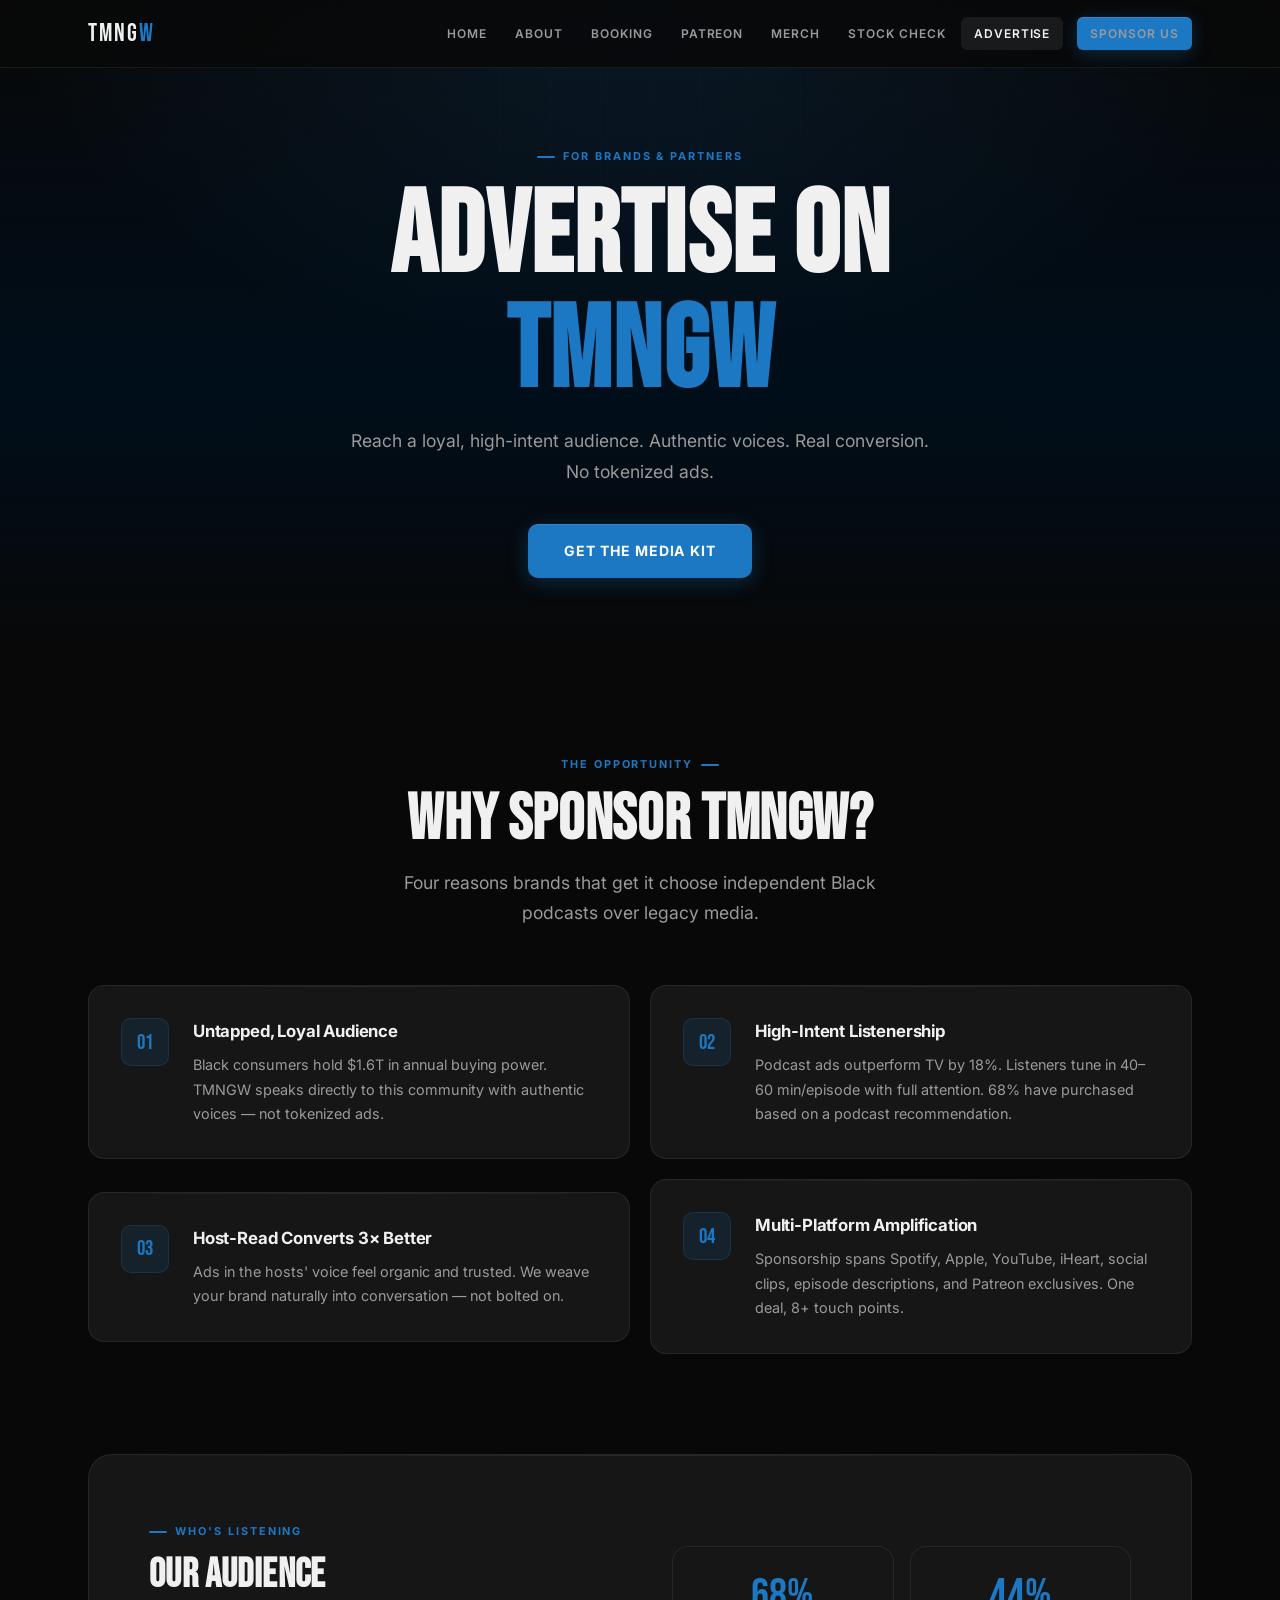
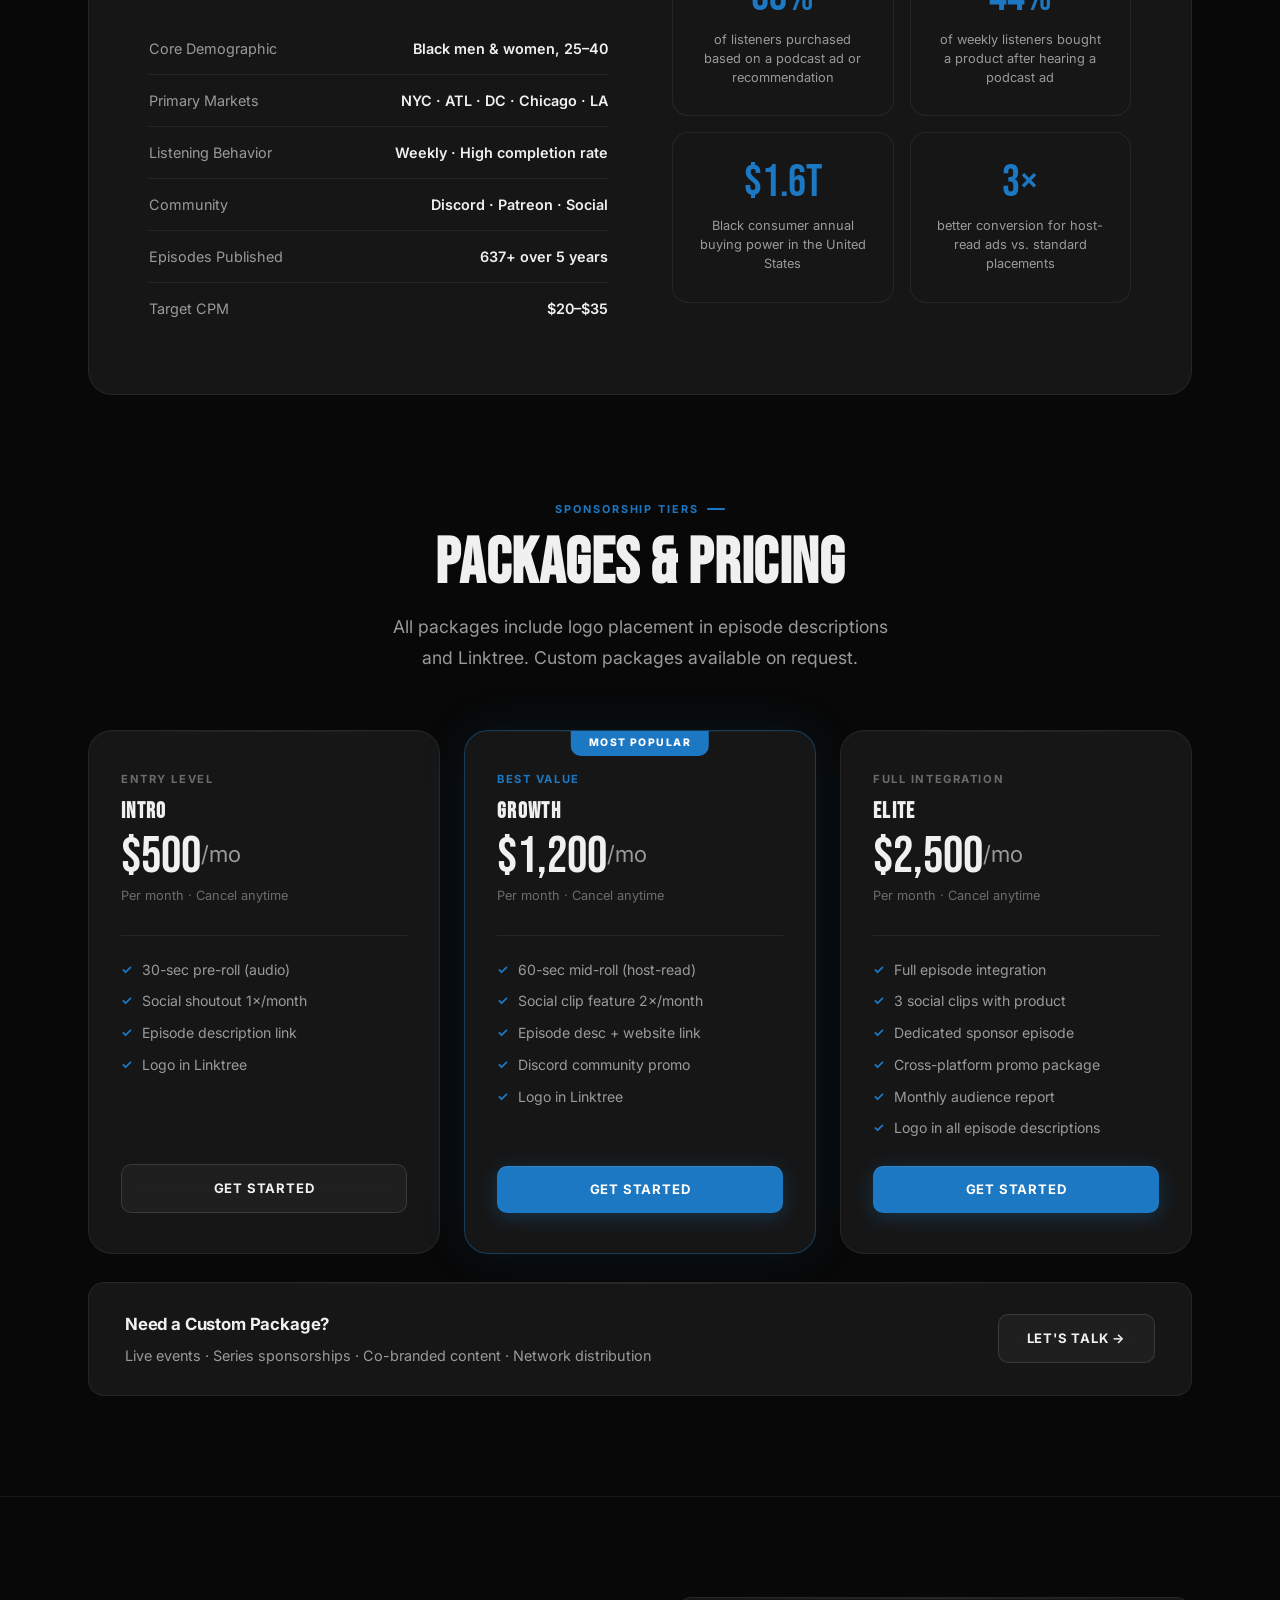
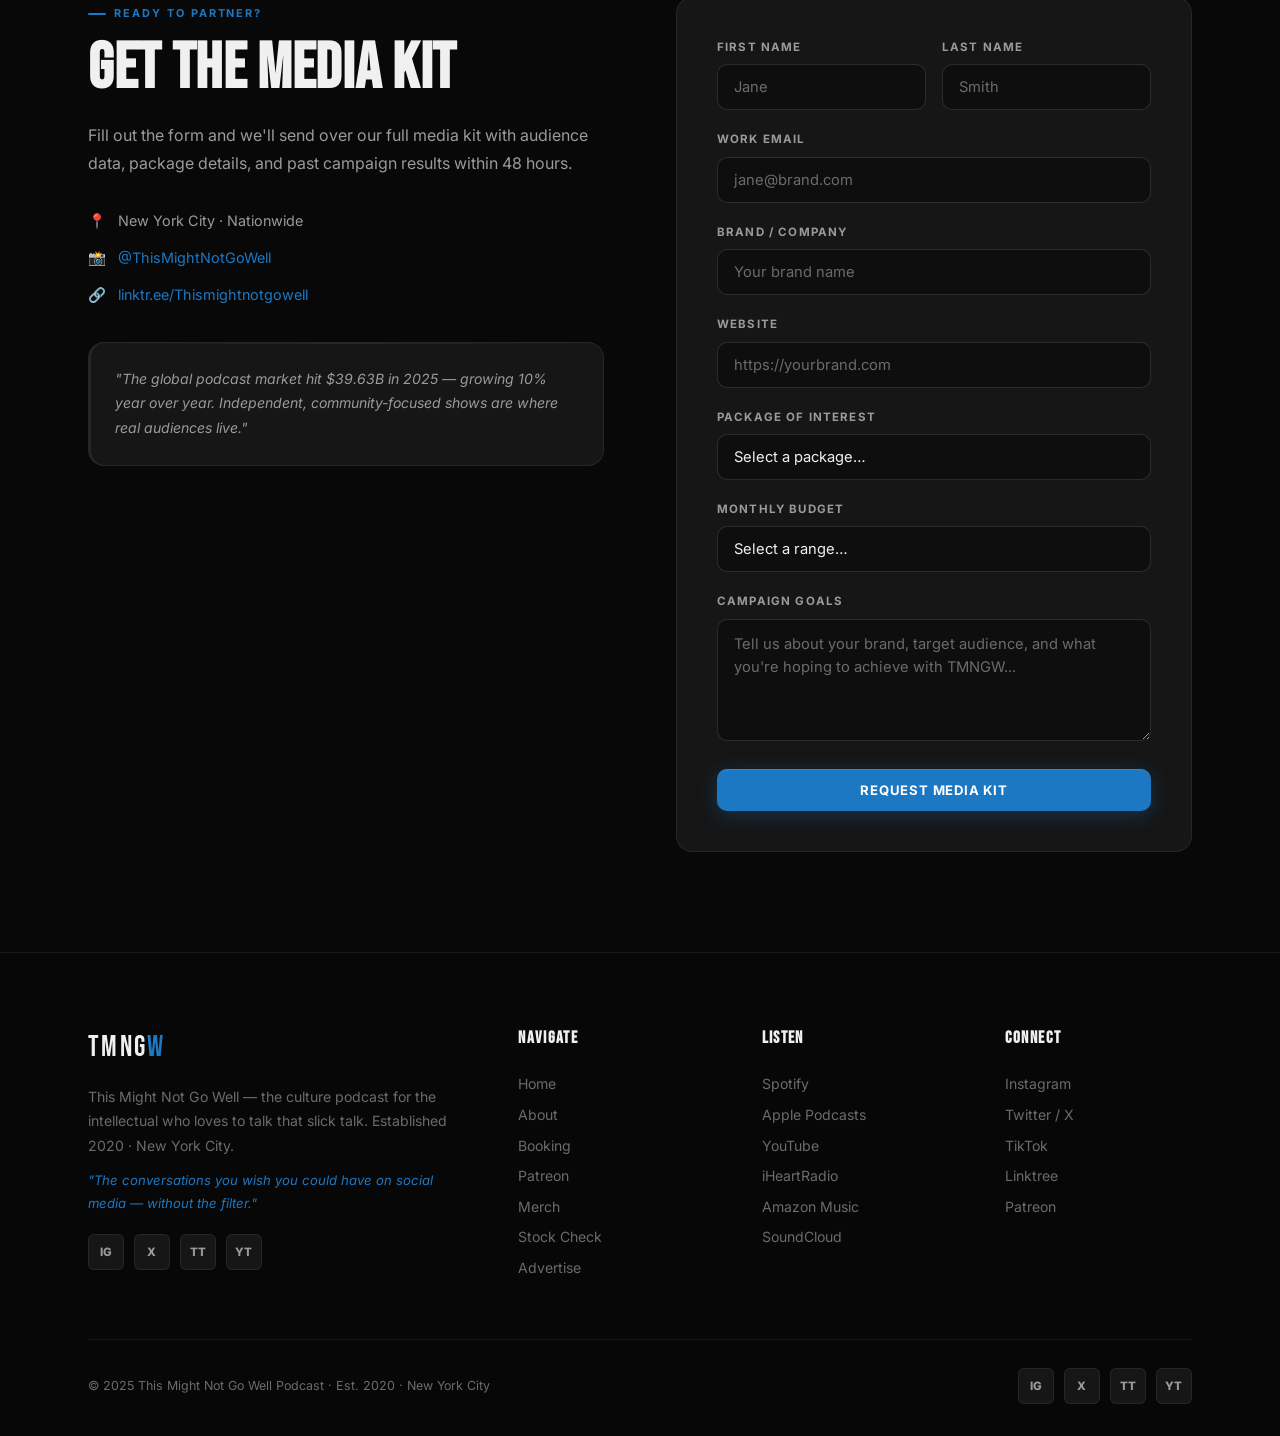
<file: sponsors.html>
<!DOCTYPE html>
<html lang="en">
<head>
  <meta charset="UTF-8" />
  <meta name="viewport" content="width=device-width, initial-scale=1.0" />
  <title>Advertise – This Might Not Go Well</title>
  <meta name="description" content="Sponsor TMNGW. Reach a loyal Black audience with $1.6T buying power via host-read ads across 8+ platforms." />
  <link rel="stylesheet" href="style.css" />
</head>
<body>

<nav id="nav" class="scrolled">
  <div class="nav-inner">
    <a href="index.html" class="nav-logo">TMNG<span class="logo-accent">W</span></a>
    <div class="nav-links" id="navLinks">
      <a href="index.html">Home</a><a href="about.html">About</a><a href="booking.html">Booking</a>
      <a href="patreon.html">Patreon</a><a href="merch.html">Merch</a><a href="invest.html">Stock Check</a>
      <a href="sponsors.html" class="active">Advertise</a>
      <a href="#contact" class="btn btn-primary btn-sm nav-cta">Sponsor Us</a>
    </div>
    <button class="nav-mobile-toggle" id="navToggle" aria-label="Toggle menu">
      <svg width="22" height="22" viewBox="0 0 22 22" fill="none" stroke="currentColor" stroke-width="2" stroke-linecap="round"><line x1="2" y1="6" x2="20" y2="6"/><line x1="2" y1="11" x2="20" y2="11"/><line x1="2" y1="16" x2="20" y2="16"/></svg>
    </button>
  </div>
</nav>

<section class="page-hero" style="background:linear-gradient(160deg,#080808 0%,#000e1a 50%,#080808 100%);">
  <div class="page-hero-bg" style="background:radial-gradient(ellipse 70% 80% at 50% 0%,rgba(29,120,196,0.14) 0%,transparent 70%),linear-gradient(180deg,#080808 0%,#000e1a 60%,#080808 100%);"></div>
  <div class="page-hero-grid"></div>
  <div class="container page-hero-content">
    <div class="eyebrow" style="justify-content:center;">For Brands & Partners</div>
    <h1 style="margin-bottom:16px;">Advertise on<br><span style="color:var(--c-red);">TMNGW</span></h1>
    <p class="lead" style="max-width:580px;margin:0 auto 36px;">Reach a loyal, high-intent audience. Authentic voices. Real conversion. No tokenized ads.</p>
    <a href="#contact" class="btn btn-primary btn-lg">Get the Media Kit</a>
  </div>
</section>

<!-- WHY SPONSOR -->
<section class="section">
  <div class="container">
    <div class="section-header section-header--center fade-up">
      <div class="eyebrow">The Opportunity</div>
      <h2>Why Sponsor TMNGW?</h2>
      <p class="lead">Four reasons brands that get it choose independent Black podcasts over legacy media.</p>
    </div>
    <div class="grid-2" style="gap:20px;">
      <div class="card fade-up" style="display:flex;gap:24px;align-items:flex-start;">
        <div style="width:48px;height:48px;border-radius:10px;background:rgba(29,120,196,0.12);border:1px solid rgba(29,120,196,0.2);display:flex;align-items:center;justify-content:center;font-family:'Bebas Neue',sans-serif;font-size:1.3rem;color:var(--c-red);flex-shrink:0;">01</div>
        <div><h4 style="margin-bottom:8px;">Untapped, Loyal Audience</h4><p style="color:var(--c-muted-2);font-size:0.9rem;line-height:1.7;">Black consumers hold $1.6T in annual buying power. TMNGW speaks directly to this community with authentic voices — not tokenized ads.</p></div>
      </div>
      <div class="card fade-up" style="display:flex;gap:24px;align-items:flex-start;animation-delay:0.06s;">
        <div style="width:48px;height:48px;border-radius:10px;background:rgba(29,120,196,0.12);border:1px solid rgba(29,120,196,0.2);display:flex;align-items:center;justify-content:center;font-family:'Bebas Neue',sans-serif;font-size:1.3rem;color:var(--c-red);flex-shrink:0;">02</div>
        <div><h4 style="margin-bottom:8px;">High-Intent Listenership</h4><p style="color:var(--c-muted-2);font-size:0.9rem;line-height:1.7;">Podcast ads outperform TV by 18%. Listeners tune in 40–60 min/episode with full attention. 68% have purchased based on a podcast recommendation.</p></div>
      </div>
      <div class="card fade-up" style="display:flex;gap:24px;align-items:flex-start;animation-delay:0.12s;">
        <div style="width:48px;height:48px;border-radius:10px;background:rgba(29,120,196,0.12);border:1px solid rgba(29,120,196,0.2);display:flex;align-items:center;justify-content:center;font-family:'Bebas Neue',sans-serif;font-size:1.3rem;color:var(--c-red);flex-shrink:0;">03</div>
        <div><h4 style="margin-bottom:8px;">Host-Read Converts 3× Better</h4><p style="color:var(--c-muted-2);font-size:0.9rem;line-height:1.7;">Ads in the hosts' voice feel organic and trusted. We weave your brand naturally into conversation — not bolted on.</p></div>
      </div>
      <div class="card fade-up" style="display:flex;gap:24px;align-items:flex-start;animation-delay:0.18s;">
        <div style="width:48px;height:48px;border-radius:10px;background:rgba(29,120,196,0.12);border:1px solid rgba(29,120,196,0.2);display:flex;align-items:center;justify-content:center;font-family:'Bebas Neue',sans-serif;font-size:1.3rem;color:var(--c-red);flex-shrink:0;">04</div>
        <div><h4 style="margin-bottom:8px;">Multi-Platform Amplification</h4><p style="color:var(--c-muted-2);font-size:0.9rem;line-height:1.7;">Sponsorship spans Spotify, Apple, YouTube, iHeart, social clips, episode descriptions, and Patreon exclusives. One deal, 8+ touch points.</p></div>
      </div>
    </div>
  </div>
</section>

<!-- AUDIENCE -->
<section class="section" style="padding-top:0;">
  <div class="container">
    <div class="card fade-up" style="padding:60px; border-radius:var(--r-xl);">
      <div class="grid-2" style="gap:64px;">
        <div>
          <div class="eyebrow">Who's Listening</div>
          <h2 style="margin-bottom:28px; font-size:2.5rem;">Our Audience</h2>
          <div class="info-list">
            <div class="info-row"><span class="label">Core Demographic</span><span class="value">Black men & women, 25–40</span></div>
            <div class="info-row"><span class="label">Primary Markets</span><span class="value">NYC · ATL · DC · Chicago · LA</span></div>
            <div class="info-row"><span class="label">Listening Behavior</span><span class="value">Weekly · High completion rate</span></div>
            <div class="info-row"><span class="label">Community</span><span class="value">Discord · Patreon · Social</span></div>
            <div class="info-row"><span class="label">Episodes Published</span><span class="value">637+ over 5 years</span></div>
            <div class="info-row"><span class="label">Target CPM</span><span class="value">$20–$35</span></div>
          </div>
        </div>
        <div class="grid-2" style="gap:16px; align-items:start;">
          <div class="stat-box"><div class="stat-box-num">68%</div><div class="stat-box-text">of listeners purchased based on a podcast ad or recommendation</div></div>
          <div class="stat-box"><div class="stat-box-num">44%</div><div class="stat-box-text">of weekly listeners bought a product after hearing a podcast ad</div></div>
          <div class="stat-box"><div class="stat-box-num">$1.6T</div><div class="stat-box-text">Black consumer annual buying power in the United States</div></div>
          <div class="stat-box"><div class="stat-box-num">3×</div><div class="stat-box-text">better conversion for host-read ads vs. standard placements</div></div>
        </div>
      </div>
    </div>
  </div>
</section>

<!-- PACKAGES -->
<section class="section" style="padding-top:0;">
  <div class="container">
    <div class="section-header section-header--center fade-up">
      <div class="eyebrow">Sponsorship Tiers</div>
      <h2>Packages & Pricing</h2>
      <p class="lead">All packages include logo placement in episode descriptions and Linktree. Custom packages available on request.</p>
    </div>
    <div class="grid-3" style="margin-bottom:28px;">
      <div class="pkg fade-up">
        <div class="pkg-name">Entry Level</div>
        <h3 style="font-family:'Bebas Neue',sans-serif;font-size:1.4rem;letter-spacing:0.06em;margin-bottom:8px;">Intro</h3>
        <div class="pkg-price">$500<sub>/mo</sub></div>
        <div class="pkg-period">Per month · Cancel anytime</div>
        <div class="pkg-divider"></div>
        <div class="pkg-features">
          <div class="pkg-feature">30-sec pre-roll (audio)</div>
          <div class="pkg-feature">Social shoutout 1×/month</div>
          <div class="pkg-feature">Episode description link</div>
          <div class="pkg-feature">Logo in Linktree</div>
        </div>
        <a href="#contact" class="btn btn-ghost" style="text-align:center;">Get Started</a>
      </div>
      <div class="pkg pkg--popular fade-up" style="animation-delay:0.08s;">
        <div class="pkg-badge">Most Popular</div>
        <div class="pkg-name" style="color:var(--c-red);">Best Value</div>
        <h3 style="font-family:'Bebas Neue',sans-serif;font-size:1.4rem;letter-spacing:0.06em;margin-bottom:8px;">Growth</h3>
        <div class="pkg-price">$1,200<sub>/mo</sub></div>
        <div class="pkg-period">Per month · Cancel anytime</div>
        <div class="pkg-divider"></div>
        <div class="pkg-features">
          <div class="pkg-feature">60-sec mid-roll (host-read)</div>
          <div class="pkg-feature">Social clip feature 2×/month</div>
          <div class="pkg-feature">Episode desc + website link</div>
          <div class="pkg-feature">Discord community promo</div>
          <div class="pkg-feature">Logo in Linktree</div>
        </div>
        <a href="#contact" class="btn btn-primary" style="text-align:center;">Get Started</a>
      </div>
      <div class="pkg fade-up" style="animation-delay:0.16s;">
        <div class="pkg-name">Full Integration</div>
        <h3 style="font-family:'Bebas Neue',sans-serif;font-size:1.4rem;letter-spacing:0.06em;margin-bottom:8px;">Elite</h3>
        <div class="pkg-price">$2,500<sub>/mo</sub></div>
        <div class="pkg-period">Per month · Cancel anytime</div>
        <div class="pkg-divider"></div>
        <div class="pkg-features">
          <div class="pkg-feature">Full episode integration</div>
          <div class="pkg-feature">3 social clips with product</div>
          <div class="pkg-feature">Dedicated sponsor episode</div>
          <div class="pkg-feature">Cross-platform promo package</div>
          <div class="pkg-feature">Monthly audience report</div>
          <div class="pkg-feature">Logo in all episode descriptions</div>
        </div>
        <a href="#contact" class="btn btn-primary" style="text-align:center;">Get Started</a>
      </div>
    </div>
    <div class="card fade-up" style="display:flex;align-items:center;justify-content:space-between;flex-wrap:wrap;gap:20px;padding:28px 36px;">
      <div>
        <h4 style="margin-bottom:6px;">Need a Custom Package?</h4>
        <p style="color:var(--c-muted-2);font-size:0.9rem;">Live events · Series sponsorships · Co-branded content · Network distribution</p>
      </div>
      <a href="#contact" class="btn btn-ghost">Let's Talk →</a>
    </div>
  </div>
</section>

<!-- CONTACT FORM -->
<section class="section" id="contact" style="border-top:1px solid var(--c-border);">
  <div class="container">
    <div class="grid-2" style="gap:72px; align-items:start;">
      <div class="fade-up">
        <div class="eyebrow">Ready to Partner?</div>
        <h2 style="margin-bottom:20px;">Get the Media Kit</h2>
        <p style="color:var(--c-muted-2);line-height:1.75;margin-bottom:32px;">Fill out the form and we'll send over our full media kit with audience data, package details, and past campaign results within 48 hours.</p>
        <div style="display:flex;flex-direction:column;gap:14px;margin-bottom:36px;">
          <div style="display:flex;align-items:center;gap:12px;font-size:0.9rem;color:var(--c-muted-2);">
            <span style="color:var(--c-red);">📍</span> New York City · Nationwide
          </div>
          <div style="display:flex;align-items:center;gap:12px;font-size:0.9rem;">
            <span style="color:var(--c-red);">📸</span>
            <a href="https://www.instagram.com/ThisMightNotGoWell" target="_blank" rel="noopener" style="color:var(--c-red);">@ThisMightNotGoWell</a>
          </div>
          <div style="display:flex;align-items:center;gap:12px;font-size:0.9rem;">
            <span style="color:var(--c-red);">🔗</span>
            <a href="https://linktr.ee/Thismightnotgowell" target="_blank" rel="noopener" style="color:var(--c-red);">linktr.ee/Thismightnotgowell</a>
          </div>
        </div>
        <div class="card card--flat" style="border-left:3px solid var(--c-border);">
          <p style="font-size:0.88rem;color:var(--c-muted-2);line-height:1.75;font-style:italic;">"The global podcast market hit $39.63B in 2025 — growing 10% year over year. Independent, community-focused shows are where real audiences live."</p>
        </div>
      </div>
      <div class="card fade-up" style="padding:40px;animation-delay:0.1s;">
        <form id="sponsorForm" onsubmit="handleSubmit(event)">
          <div class="form-row">
            <div class="form-group"><label>First Name</label><input type="text" placeholder="Jane" required /></div>
            <div class="form-group"><label>Last Name</label><input type="text" placeholder="Smith" required /></div>
          </div>
          <div class="form-group"><label>Work Email</label><input type="email" placeholder="jane@brand.com" required /></div>
          <div class="form-group"><label>Brand / Company</label><input type="text" placeholder="Your brand name" required /></div>
          <div class="form-group"><label>Website</label><input type="url" placeholder="https://yourbrand.com" /></div>
          <div class="form-group">
            <label>Package of Interest</label>
            <select>
              <option value="" disabled selected>Select a package…</option>
              <option>Intro — $500/mo</option>
              <option>Growth — $1,200/mo</option>
              <option>Elite — $2,500/mo</option>
              <option>Custom Package</option>
              <option>Just send the media kit</option>
            </select>
          </div>
          <div class="form-group">
            <label>Monthly Budget</label>
            <select>
              <option value="" disabled selected>Select a range…</option>
              <option>Under $500</option><option>$500–$1,200</option>
              <option>$1,200–$2,500</option><option>$2,500–$5,000</option><option>$5,000+</option>
            </select>
          </div>
          <div class="form-group"><label>Campaign Goals</label><textarea placeholder="Tell us about your brand, target audience, and what you're hoping to achieve with TMNGW..." rows="4"></textarea></div>
          <button type="submit" class="btn btn-primary" style="width:100%;">Request Media Kit</button>
        </form>
        <div id="formSuccess" style="display:none;text-align:center;padding:48px 0;">
          <div style="font-size:3rem;margin-bottom:16px;">🤝</div>
          <h3 style="margin-bottom:10px;">Let's Build Together!</h3>
          <p style="color:var(--c-muted-2);">Media kit will be in your inbox within 48 hours.</p>
        </div>
      </div>
    </div>
  </div>
</section>

<footer>
  <div class="container">
    <div class="footer-top">
      <div class="footer-brand">
        <div class="footer-brand-logo">TMNG<span class="logo-accent">W</span></div>
        <p>This Might Not Go Well — the culture podcast for the intellectual who loves to talk that slick talk. Established 2020 · New York City.</p>
        <p class="tagline">"The conversations you wish you could have on social media — without the filter."</p>
        <div class="social-links" style="margin-top:20px;">
          <a href="https://www.instagram.com/ThisMightNotGoWell" target="_blank" rel="noopener" class="social-link">IG</a>
          <a href="https://twitter.com/Thismightnotgo1" target="_blank" rel="noopener" class="social-link">X</a>
          <a href="https://www.tiktok.com/@thismightnotgowell" target="_blank" rel="noopener" class="social-link">TT</a>
          <a href="https://www.youtube.com/@ThisMightNotGoWell" target="_blank" rel="noopener" class="social-link">YT</a>
        </div>
      </div>
      <div class="footer-col"><h5>Navigate</h5><a href="index.html">Home</a><a href="about.html">About</a><a href="booking.html">Booking</a><a href="patreon.html">Patreon</a><a href="merch.html">Merch</a><a href="invest.html">Stock Check</a><a href="sponsors.html">Advertise</a></div>
      <div class="footer-col"><h5>Listen</h5><a href="https://open.spotify.com" target="_blank" rel="noopener">Spotify</a><a href="https://podcasts.apple.com" target="_blank" rel="noopener">Apple Podcasts</a><a href="https://www.youtube.com/@ThisMightNotGoWell" target="_blank" rel="noopener">YouTube</a><a href="https://www.iheart.com" target="_blank" rel="noopener">iHeartRadio</a><a href="https://music.amazon.com/podcasts" target="_blank" rel="noopener">Amazon Music</a><a href="https://soundcloud.com" target="_blank" rel="noopener">SoundCloud</a></div>
      <div class="footer-col"><h5>Connect</h5><a href="https://www.instagram.com/ThisMightNotGoWell" target="_blank" rel="noopener">Instagram</a><a href="https://twitter.com/Thismightnotgo1" target="_blank" rel="noopener">Twitter / X</a><a href="https://www.tiktok.com/@thismightnotgowell" target="_blank" rel="noopener">TikTok</a><a href="https://linktr.ee/Thismightnotgowell" target="_blank" rel="noopener">Linktree</a><a href="https://patreon.com/thismightnotgowell" target="_blank" rel="noopener">Patreon</a></div>
    </div>
    <div class="footer-bottom">
      <p>© 2025 This Might Not Go Well Podcast · Est. 2020 · New York City</p>
      <div class="social-links">
        <a href="https://www.instagram.com/ThisMightNotGoWell" target="_blank" rel="noopener" class="social-link">IG</a>
        <a href="https://twitter.com/Thismightnotgo1" target="_blank" rel="noopener" class="social-link">X</a>
        <a href="https://www.tiktok.com/@thismightnotgowell" target="_blank" rel="noopener" class="social-link">TT</a>
        <a href="https://www.youtube.com/@ThisMightNotGoWell" target="_blank" rel="noopener" class="social-link">YT</a>
      </div>
    </div>
  </div>
</footer>

<script>
  document.getElementById('navToggle').addEventListener('click', () => document.getElementById('navLinks').classList.toggle('open'));
  const obs = new IntersectionObserver(e => e.forEach(x => { if(x.isIntersecting){x.target.classList.add('visible');obs.unobserve(x.target);} }), {threshold:0.12, rootMargin:'0px 0px -40px 0px'});
  document.querySelectorAll('.fade-up').forEach(el => obs.observe(el));
  function handleSubmit(e){ e.preventDefault(); document.getElementById('sponsorForm').style.display='none'; document.getElementById('formSuccess').style.display='block'; }
</script>
</body>
</html>
</file>
<file: style.css>
/* =============================================
   TMNGW — Professional Design System v2
   ============================================= */

@import url('https://fonts.googleapis.com/css2?family=Bebas+Neue&family=Inter:ital,wght@0,300;0,400;0,500;0,600;0,700;0,800;0,900;1,400&display=swap');

/* ── Reset & Base ── */
*, *::before, *::after { box-sizing: border-box; margin: 0; padding: 0; }
html { scroll-behavior: smooth; font-size: 16px; }
body {
  background: #080808;
  color: #f0f0f0;
  font-family: 'Inter', system-ui, sans-serif;
  font-size: 1rem;
  line-height: 1.6;
  -webkit-font-smoothing: antialiased;
  -moz-osx-font-smoothing: grayscale;
  overflow-x: hidden;
}
a { color: inherit; text-decoration: none; }
img { display: block; max-width: 100%; }
ul { list-style: none; }
button { cursor: pointer; font-family: inherit; }

/* ── Design Tokens ── */
:root {
  --c-bg:       #080808;
  --c-surface:  #111111;
  --c-card:     #161616;
  --c-card-2:   #1c1c1c;
  --c-border:   rgba(255,255,255,0.07);
  --c-border-2: rgba(255,255,255,0.12);
  --c-red:      #1D78C4;
  --c-red-glow: rgba(29,120,196,0.28);
  --c-gold:     #C8921E;
  --c-gold-glow:rgba(200,146,30,0.22);
  --c-white:    #f0f0f0;
  --c-muted:    #6b6b6b;
  --c-muted-2:  #9a9a9a;

  --nav-h: 68px;
  --max-w: 1160px;
  --r-sm:  6px;
  --r-md:  10px;
  --r-lg:  16px;
  --r-xl:  24px;

  --shadow-red:  0 0 40px rgba(29,120,196,0.22), 0 0 80px rgba(29,120,196,0.08);
  --shadow-card: 0 1px 3px rgba(0,0,0,0.5), 0 4px 12px rgba(0,0,0,0.3);
  --shadow-lift: 0 8px 32px rgba(0,0,0,0.5), 0 2px 8px rgba(0,0,0,0.3);

  --ease-out:   cubic-bezier(0.16, 1, 0.3, 1);
  --ease-in-out:cubic-bezier(0.65, 0, 0.35, 1);
  --t-fast: 150ms;
  --t-mid:  250ms;
  --t-slow: 400ms;
}

/* ── Layout ── */
.container { max-width: var(--max-w); margin: 0 auto; padding: 0 28px; }
.section    { padding: 100px 0; }
.section--sm { padding: 64px 0; }
.section--xs { padding: 40px 0; }

/* ── Typography ── */
h1, h2, h3 { font-family: 'Bebas Neue', sans-serif; line-height: 1; letter-spacing: 0.01em; }
h4, h5, h6 { font-family: 'Inter', sans-serif; letter-spacing: -0.01em; }
h1 { font-size: clamp(3.8rem, 9vw, 7.5rem); }
h2 { font-size: clamp(2.4rem, 5vw, 4rem); }
h3 { font-size: clamp(1.8rem, 3vw, 2.4rem); }
h4 { font-size: 1.05rem; font-weight: 700; }

.eyebrow {
  display: inline-flex;
  align-items: center;
  gap: 8px;
  font-size: 0.68rem;
  font-weight: 700;
  letter-spacing: 0.18em;
  text-transform: uppercase;
  color: var(--c-red);
  margin-bottom: 14px;
}
.eyebrow::before { content: ''; display: block; width: 18px; height: 2px; background: var(--c-red); border-radius: 1px; }

.lead { font-size: 1.1rem; color: var(--c-muted-2); line-height: 1.75; font-weight: 400; }
.text-red  { color: var(--c-red); }
.text-gold { color: var(--c-gold); }
.text-muted { color: var(--c-muted-2); }

/* ── Gradient Text ── */
.grad-text {
  background: linear-gradient(135deg, #fff 0%, #ccc 60%, var(--c-red) 100%);
  -webkit-background-clip: text;
  -webkit-text-fill-color: transparent;
  background-clip: text;
}

/* ── Noise Overlay ── */
.noise::after {
  content: '';
  position: absolute;
  inset: 0;
  background-image: url("data:image/svg+xml,%3Csvg viewBox='0 0 256 256' xmlns='http://www.w3.org/2000/svg'%3E%3Cfilter id='noise'%3E%3CfeTurbulence type='fractalNoise' baseFrequency='0.9' numOctaves='4' stitchTiles='stitch'/%3E%3C/filter%3E%3Crect width='100%25' height='100%25' filter='url(%23noise)' opacity='0.04'/%3E%3C/svg%3E");
  pointer-events: none;
  z-index: 0;
  opacity: 0.6;
}

/* ── Glow Blobs ── */
.blob {
  position: absolute;
  border-radius: 50%;
  filter: blur(80px);
  pointer-events: none;
  z-index: 0;
}
.blob-red  { background: radial-gradient(circle, rgba(29,120,196,0.18) 0%, transparent 70%); }
.blob-gold { background: radial-gradient(circle, rgba(200,146,30,0.12) 0%, transparent 70%); }

/* ── Animated Waveform ── */
.waveform {
  display: flex;
  align-items: center;
  gap: 3px;
  height: 24px;
}
.waveform span {
  display: block;
  width: 3px;
  border-radius: 2px;
  background: var(--c-red);
  animation: wave 1.2s ease-in-out infinite;
}
.waveform span:nth-child(1){ height: 6px;  animation-delay: 0s; }
.waveform span:nth-child(2){ height: 14px; animation-delay: 0.1s; }
.waveform span:nth-child(3){ height: 20px; animation-delay: 0.2s; }
.waveform span:nth-child(4){ height: 14px; animation-delay: 0.3s; }
.waveform span:nth-child(5){ height: 8px;  animation-delay: 0.4s; }
.waveform span:nth-child(6){ height: 18px; animation-delay: 0.15s; }
.waveform span:nth-child(7){ height: 12px; animation-delay: 0.25s; }
@keyframes wave {
  0%, 100% { transform: scaleY(1); opacity: 0.9; }
  50%       { transform: scaleY(0.4); opacity: 0.5; }
}

/* ── Buttons ── */
.btn {
  display: inline-flex;
  align-items: center;
  justify-content: center;
  gap: 8px;
  padding: 13px 28px;
  border-radius: var(--r-md);
  font-size: 0.82rem;
  font-weight: 700;
  letter-spacing: 0.06em;
  text-transform: uppercase;
  border: none;
  transition: transform var(--t-mid) var(--ease-out),
              box-shadow var(--t-mid) var(--ease-out),
              background var(--t-fast),
              border-color var(--t-fast),
              color var(--t-fast);
  position: relative;
  white-space: nowrap;
}
.btn:hover  { transform: translateY(-2px); }
.btn:active { transform: translateY(0); }

.btn-primary {
  background: var(--c-red);
  color: #fff;
  box-shadow: 0 4px 20px rgba(29,120,196,0.3), inset 0 1px 0 rgba(255,255,255,0.1);
}
.btn-primary:hover { background: #2285D4; box-shadow: 0 8px 32px rgba(29,120,196,0.45), inset 0 1px 0 rgba(255,255,255,0.1); }

.btn-ghost {
  background: rgba(255,255,255,0.04);
  color: var(--c-white);
  border: 1px solid var(--c-border-2);
  backdrop-filter: blur(8px);
}
.btn-ghost:hover { background: rgba(255,255,255,0.08); border-color: rgba(255,255,255,0.2); }

.btn-gold {
  background: var(--c-gold);
  color: #0a0800;
  font-weight: 800;
  box-shadow: 0 4px 20px rgba(200,146,30,0.25);
}
.btn-gold:hover { background: #E0A828; box-shadow: 0 8px 32px rgba(200,146,30,0.4); }

.btn-lg { padding: 16px 36px; font-size: 0.88rem; border-radius: var(--r-md); }
.btn-sm { padding: 9px 18px; font-size: 0.75rem; }

/* ── Navigation ── */
nav {
  position: fixed;
  top: 0; left: 0; right: 0;
  height: var(--nav-h);
  z-index: 1000;
  transition: background var(--t-slow), border-color var(--t-slow), backdrop-filter var(--t-slow);
}
nav.scrolled {
  background: rgba(8,8,8,0.88);
  backdrop-filter: blur(20px) saturate(180%);
  -webkit-backdrop-filter: blur(20px) saturate(180%);
  border-bottom: 1px solid var(--c-border);
}
.nav-inner {
  display: flex;
  align-items: center;
  justify-content: space-between;
  height: 100%;
  max-width: var(--max-w);
  margin: 0 auto;
  padding: 0 28px;
}
.nav-logo {
  font-family: 'Bebas Neue', sans-serif;
  font-size: 1.55rem;
  letter-spacing: 0.08em;
  color: var(--c-white);
  flex-shrink: 0;
}
.nav-logo .logo-accent { color: var(--c-red); }
.nav-logo .logo-dot { color: var(--c-red); font-size: 0.5em; vertical-align: middle; margin: 0 3px; }
.nav-links {
  display: flex;
  align-items: center;
  gap: 2px;
}
.nav-links a {
  font-size: 0.75rem;
  font-weight: 600;
  letter-spacing: 0.08em;
  text-transform: uppercase;
  padding: 7px 13px;
  border-radius: var(--r-sm);
  color: var(--c-muted-2);
  transition: color var(--t-fast), background var(--t-fast);
}
.nav-links a:hover { color: var(--c-white); background: rgba(255,255,255,0.05); }
.nav-links a.active { color: var(--c-white); background: rgba(255,255,255,0.07); }
.nav-cta { margin-left: 12px !important; }
.nav-mobile-toggle { display: none; background: none; border: none; color: var(--c-white); font-size: 1.3rem; padding: 8px; }

/* ── Cards ── */
.card {
  background: var(--c-card);
  border: 1px solid var(--c-border);
  border-radius: var(--r-lg);
  padding: 32px;
  transition: border-color var(--t-mid), transform var(--t-mid) var(--ease-out), box-shadow var(--t-mid);
  position: relative;
  overflow: hidden;
}
.card::before {
  content: '';
  position: absolute;
  top: 0; left: 0; right: 0;
  height: 1px;
  background: linear-gradient(90deg, transparent, rgba(255,255,255,0.08), transparent);
}
.card:hover {
  border-color: rgba(29,120,196,0.35);
  transform: translateY(-4px);
  box-shadow: var(--shadow-lift);
}
.card--gold:hover { border-color: rgba(200,146,30,0.4); }
.card--flat { padding: 24px; }
.card--glass {
  background: rgba(22,22,22,0.6);
  backdrop-filter: blur(12px);
}

/* ── Stats ── */
.stats-strip {
  background: var(--c-surface);
  border-top: 1px solid var(--c-border);
  border-bottom: 1px solid var(--c-border);
  padding: 48px 0;
  position: relative;
  overflow: hidden;
}
.stats-grid { display: grid; grid-template-columns: repeat(4, 1fr); gap: 0; }
.stat-item {
  text-align: center;
  padding: 8px 24px;
  border-right: 1px solid var(--c-border);
}
.stat-item:last-child { border-right: none; }
.stat-num {
  font-family: 'Bebas Neue', sans-serif;
  font-size: 3.8rem;
  line-height: 1;
  background: linear-gradient(135deg, #fff 0%, var(--c-red) 100%);
  -webkit-background-clip: text;
  -webkit-text-fill-color: transparent;
  background-clip: text;
  display: block;
}
.stat-label { font-size: 0.7rem; color: var(--c-muted); letter-spacing: 0.14em; text-transform: uppercase; margin-top: 6px; }

/* ── Platform Buttons ── */
.platform-grid { display: flex; flex-wrap: wrap; gap: 10px; }
.platform-btn {
  display: inline-flex;
  align-items: center;
  gap: 9px;
  padding: 11px 18px;
  background: var(--c-card);
  border: 1px solid var(--c-border);
  border-radius: var(--r-md);
  font-size: 0.8rem;
  font-weight: 600;
  color: var(--c-white);
  transition: border-color var(--t-mid), background var(--t-fast), transform var(--t-mid) var(--ease-out), box-shadow var(--t-mid);
  white-space: nowrap;
}
.platform-btn:hover {
  border-color: rgba(255,255,255,0.2);
  background: var(--c-card-2);
  transform: translateY(-2px);
  box-shadow: 0 4px 16px rgba(0,0,0,0.4);
}
.platform-btn svg, .platform-btn .picon { width: 18px; height: 18px; flex-shrink: 0; }
.picon { font-size: 18px; line-height: 1; }

/* ── Hero ── */
.hero {
  padding-top: calc(var(--nav-h) + 90px);
  padding-bottom: 100px;
  position: relative;
  overflow: hidden;
  min-height: 100vh;
  display: flex;
  align-items: center;
}
.hero-bg {
  position: absolute;
  inset: 0;
  background:
    radial-gradient(ellipse 60% 50% at 70% 30%, rgba(29,120,196,0.1) 0%, transparent 60%),
    radial-gradient(ellipse 40% 60% at 20% 80%, rgba(29,120,196,0.05) 0%, transparent 60%),
    linear-gradient(160deg, #080808 0%, #0f0808 50%, #080808 100%);
  z-index: 0;
}
.hero-grid-overlay {
  position: absolute;
  inset: 0;
  background-image:
    linear-gradient(rgba(255,255,255,0.018) 1px, transparent 1px),
    linear-gradient(90deg, rgba(255,255,255,0.018) 1px, transparent 1px);
  background-size: 60px 60px;
  z-index: 0;
  mask-image: radial-gradient(ellipse 80% 70% at 50% 50%, black 0%, transparent 100%);
}
.hero-content { position: relative; z-index: 1; }

.hero-badge {
  display: inline-flex;
  align-items: center;
  gap: 10px;
  background: rgba(29,120,196,0.1);
  border: 1px solid rgba(29,120,196,0.25);
  border-radius: 100px;
  padding: 7px 16px 7px 10px;
  margin-bottom: 28px;
}
.hero-badge-dot {
  width: 7px; height: 7px;
  border-radius: 50%;
  background: var(--c-red);
  box-shadow: 0 0 8px var(--c-red);
  animation: pulse-dot 2s infinite;
  flex-shrink: 0;
}
@keyframes pulse-dot { 0%,100%{opacity:1;transform:scale(1)} 50%{opacity:0.5;transform:scale(0.7)} }
.hero-badge span { font-size: 0.7rem; font-weight: 700; letter-spacing: 0.12em; text-transform: uppercase; color: var(--c-red); }

.hero-title { margin-bottom: 28px; }
.hero-title .line-1 { display: block; color: var(--c-white); }
.hero-title .line-2 {
  display: block;
  background: linear-gradient(135deg, var(--c-red) 0%, #ff5555 100%);
  -webkit-background-clip: text;
  -webkit-text-fill-color: transparent;
  background-clip: text;
}
.hero-title .line-3 { display: block; color: var(--c-white); }

.hero-tagline {
  font-size: 1.1rem;
  color: var(--c-muted-2);
  line-height: 1.7;
  max-width: 520px;
  margin-bottom: 44px;
  font-style: italic;
}
.hero-tagline strong { color: var(--c-white); font-style: normal; }

.hero-ctas { display: flex; gap: 14px; flex-wrap: wrap; margin-bottom: 60px; }

.hero-meta {
  display: flex;
  align-items: center;
  gap: 28px;
  flex-wrap: wrap;
}
.hero-meta-item { display: flex; align-items: center; gap: 8px; }
.hero-meta-num  { font-family: 'Bebas Neue', sans-serif; font-size: 1.5rem; color: var(--c-white); line-height: 1; }
.hero-meta-lbl  { font-size: 0.7rem; color: var(--c-muted); letter-spacing: 0.1em; text-transform: uppercase; line-height: 1.3; }
.hero-meta-div  { width: 1px; height: 32px; background: var(--c-border-2); }

/* ── Section Headers ── */
.section-header { margin-bottom: 56px; }
.section-header--center { text-align: center; }
.section-header--center .eyebrow { justify-content: center; }
.section-header--center .eyebrow::before { display: none; }
.section-header--center .eyebrow::after  { content: ''; display: block; width: 18px; height: 2px; background: var(--c-red); border-radius: 1px; }
.section-header h2 { margin-bottom: 16px; }
.section-header .lead { max-width: 520px; }
.section-header--center .lead { margin: 0 auto; }

/* ── Host Cards ── */
.host-card {
  background: var(--c-card);
  border: 1px solid var(--c-border);
  border-radius: var(--r-xl);
  padding: 40px 32px;
  text-align: center;
  transition: border-color var(--t-mid), transform var(--t-mid) var(--ease-out), box-shadow var(--t-mid);
  position: relative;
  overflow: hidden;
}
.host-card::before {
  content: '';
  position: absolute;
  top: 0; left: 0; right: 0;
  height: 1px;
  background: linear-gradient(90deg, transparent, rgba(255,255,255,0.07), transparent);
}
.host-card:hover { border-color: rgba(29,120,196,0.3); transform: translateY(-6px); box-shadow: 0 20px 60px rgba(0,0,0,0.5), 0 0 40px rgba(29,120,196,0.08); }
.host-avatar {
  width: 88px; height: 88px;
  border-radius: 50%;
  background: linear-gradient(135deg, #1a1a1a 0%, #2a0808 100%);
  border: 2px solid rgba(29,120,196,0.4);
  display: flex; align-items: center; justify-content: center;
  font-family: 'Bebas Neue', sans-serif;
  font-size: 1.8rem;
  color: var(--c-red);
  margin: 0 auto 20px;
  box-shadow: 0 0 24px rgba(29,120,196,0.15), inset 0 1px 0 rgba(255,255,255,0.05);
}
.host-card h3   { font-size: 1.9rem; margin-bottom: 4px; }
.host-handle    { color: var(--c-red); font-size: 0.82rem; font-weight: 600; margin-bottom: 14px; }
.host-card p    { color: var(--c-muted-2); font-size: 0.9rem; line-height: 1.65; }

/* ── Sponsor Packages ── */
.pkg {
  background: var(--c-card);
  border: 1px solid var(--c-border);
  border-radius: var(--r-xl);
  padding: 40px 32px;
  display: flex;
  flex-direction: column;
  position: relative;
  overflow: hidden;
  transition: border-color var(--t-mid), transform var(--t-mid) var(--ease-out), box-shadow var(--t-mid);
}
.pkg::before {
  content: '';
  position: absolute;
  top: 0; left: 0; right: 0;
  height: 1px;
  background: linear-gradient(90deg, transparent, rgba(255,255,255,0.07), transparent);
}
.pkg:hover { transform: translateY(-4px); box-shadow: var(--shadow-lift); }
.pkg--popular { border-color: rgba(29,120,196,0.4); box-shadow: 0 0 48px rgba(29,120,196,0.12); }
.pkg--popular:hover { box-shadow: 0 0 64px rgba(29,120,196,0.2), var(--shadow-lift); }
.pkg-badge {
  position: absolute;
  top: -1px;
  left: 50%;
  transform: translateX(-50%);
  background: var(--c-red);
  color: #fff;
  font-size: 0.65rem;
  font-weight: 800;
  letter-spacing: 0.14em;
  text-transform: uppercase;
  padding: 5px 18px;
  border-radius: 0 0 var(--r-md) var(--r-md);
  white-space: nowrap;
}
.pkg-name  { font-size: 0.7rem; font-weight: 700; letter-spacing: 0.14em; text-transform: uppercase; color: var(--c-muted); margin-bottom: 12px; }
.pkg-price { font-family: 'Bebas Neue', sans-serif; font-size: 3.2rem; line-height: 1; color: var(--c-white); margin-bottom: 4px; }
.pkg-price sub { font-size: 1.4rem; color: var(--c-muted-2); font-family: 'Inter', sans-serif; font-weight: 400; vertical-align: middle; }
.pkg-period { font-size: 0.8rem; color: var(--c-muted); margin-bottom: 28px; }
.pkg-divider { height: 1px; background: var(--c-border); margin-bottom: 24px; }
.pkg-features { flex: 1; margin-bottom: 28px; display: flex; flex-direction: column; gap: 12px; }
.pkg-feature {
  display: flex;
  align-items: flex-start;
  gap: 10px;
  font-size: 0.88rem;
  color: var(--c-muted-2);
  line-height: 1.4;
}
.pkg-feature::before { content: '✓'; color: var(--c-red); font-weight: 700; flex-shrink: 0; margin-top: 1px; font-size: 0.8rem; }

/* ── Patreon Tiers ── */
.tier {
  background: var(--c-card);
  border: 1px solid var(--c-border);
  border-radius: var(--r-xl);
  padding: 40px 32px;
  display: flex;
  flex-direction: column;
  position: relative;
  overflow: hidden;
  transition: border-color var(--t-mid), transform var(--t-mid) var(--ease-out), box-shadow var(--t-mid);
}
.tier:hover { border-color: rgba(200,146,30,0.35); transform: translateY(-4px); box-shadow: 0 20px 60px rgba(0,0,0,0.5), 0 0 40px rgba(200,146,30,0.08); }
.tier--featured { border-color: rgba(200,146,30,0.4); box-shadow: 0 0 48px rgba(200,146,30,0.1); }
.tier-badge {
  position: absolute; top: -1px; left: 50%; transform: translateX(-50%);
  background: var(--c-gold); color: #0a0800;
  font-size: 0.65rem; font-weight: 800; letter-spacing: 0.14em; text-transform: uppercase;
  padding: 5px 18px; border-radius: 0 0 var(--r-md) var(--r-md); white-space: nowrap;
}
.tier-name  { font-size: 0.7rem; font-weight: 700; letter-spacing: 0.14em; text-transform: uppercase; color: var(--c-muted); margin-bottom: 12px; }
.tier-price { font-family: 'Bebas Neue', sans-serif; font-size: 3.2rem; line-height: 1; color: var(--c-gold); margin-bottom: 4px; }
.tier-price sub { font-size: 1.4rem; color: var(--c-muted-2); font-family: 'Inter', sans-serif; font-weight: 400; vertical-align: middle; }
.tier-desc  { font-size: 0.85rem; color: var(--c-muted); margin-bottom: 28px; }
.tier-divider { height: 1px; background: var(--c-border); margin-bottom: 24px; }
.tier-features { flex: 1; margin-bottom: 28px; display: flex; flex-direction: column; gap: 12px; }
.tier-feature { display: flex; align-items: flex-start; gap: 10px; font-size: 0.88rem; color: var(--c-muted-2); line-height: 1.4; }
.tier-feature::before { content: '★'; color: var(--c-gold); flex-shrink: 0; font-size: 0.75rem; margin-top: 2px; }

/* ── Merch ── */
.merch-grid { display: grid; grid-template-columns: repeat(3, 1fr); gap: 24px; }
.merch-card {
  background: var(--c-card);
  border: 1px solid var(--c-border);
  border-radius: var(--r-lg);
  overflow: hidden;
  transition: border-color var(--t-mid), transform var(--t-mid) var(--ease-out), box-shadow var(--t-mid);
}
.merch-card:hover { border-color: rgba(29,120,196,0.3); transform: translateY(-4px); box-shadow: var(--shadow-lift); }
.merch-img {
  width: 100%; aspect-ratio: 1 / 1;
  display: flex; align-items: center; justify-content: center;
  font-family: 'Bebas Neue', sans-serif;
  font-size: 3.8rem; color: var(--c-red);
  letter-spacing: 0.05em;
  position: relative;
}
.merch-info { padding: 20px 24px 24px; }
.merch-info h4 { margin-bottom: 4px; }
.merch-info .meta { color: var(--c-muted); font-size: 0.8rem; margin-bottom: 12px; }
.merch-price { color: var(--c-gold); font-weight: 700; font-size: 1rem; margin-bottom: 14px; }

/* ── Forms ── */
.form-group { margin-bottom: 20px; }
.form-group label { display: block; font-size: 0.72rem; font-weight: 700; letter-spacing: 0.1em; text-transform: uppercase; color: var(--c-muted-2); margin-bottom: 8px; }
.form-group input,
.form-group select,
.form-group textarea {
  width: 100%; padding: 13px 16px;
  background: #0e0e0e;
  border: 1px solid var(--c-border-2);
  border-radius: var(--r-md);
  color: var(--c-white);
  font-family: 'Inter', sans-serif;
  font-size: 0.92rem;
  transition: border-color var(--t-fast), box-shadow var(--t-fast);
  outline: none;
  -webkit-appearance: none;
}
.form-group input:focus,
.form-group select:focus,
.form-group textarea:focus {
  border-color: var(--c-red);
  box-shadow: 0 0 0 3px rgba(29,120,196,0.1);
}
.form-group input::placeholder,
.form-group textarea::placeholder { color: var(--c-muted); }
.form-group textarea { resize: vertical; min-height: 110px; line-height: 1.6; }
.form-group select { cursor: pointer; }
.form-row { display: grid; grid-template-columns: 1fr 1fr; gap: 16px; }

/* ── Dividers ── */
.divider { height: 1px; background: var(--c-border); }
.divider--glow { background: linear-gradient(90deg, transparent, rgba(29,120,196,0.3), transparent); }

/* ── Tag Chips ── */
.chip {
  display: inline-flex;
  align-items: center;
  background: rgba(29,120,196,0.1);
  border: 1px solid rgba(29,120,196,0.2);
  color: var(--c-red);
  padding: 5px 14px;
  border-radius: 100px;
  font-size: 0.75rem;
  font-weight: 600;
  letter-spacing: 0.04em;
}

/* ── Icon Boxes ── */
.icon-box {
  width: 52px; height: 52px;
  border-radius: var(--r-md);
  background: rgba(29,120,196,0.1);
  border: 1px solid rgba(29,120,196,0.2);
  display: flex; align-items: center; justify-content: center;
  font-size: 1.4rem;
  flex-shrink: 0;
}

/* ── Social Links ── */
.social-links { display: flex; gap: 10px; }
.social-link {
  width: 36px; height: 36px;
  border-radius: var(--r-sm);
  background: var(--c-card);
  border: 1px solid var(--c-border);
  display: flex; align-items: center; justify-content: center;
  color: var(--c-muted-2);
  font-size: 0.72rem;
  font-weight: 800;
  letter-spacing: 0.04em;
  transition: border-color var(--t-fast), color var(--t-fast), background var(--t-fast), transform var(--t-fast);
}
.social-link:hover { border-color: var(--c-red); color: var(--c-red); background: rgba(29,120,196,0.08); transform: translateY(-2px); }

/* ── Page Hero (inner pages) ── */
.page-hero {
  padding-top: calc(var(--nav-h) + 72px);
  padding-bottom: 72px;
  text-align: center;
  position: relative;
  overflow: hidden;
}
.page-hero-bg {
  position: absolute; inset: 0; z-index: 0;
  background:
    radial-gradient(ellipse 70% 80% at 50% 0%, rgba(29,120,196,0.09) 0%, transparent 70%),
    linear-gradient(180deg, #080808 0%, #0f0808 60%, #080808 100%);
}
.page-hero-grid {
  position: absolute; inset: 0; z-index: 0;
  background-image:
    linear-gradient(rgba(255,255,255,0.015) 1px, transparent 1px),
    linear-gradient(90deg, rgba(255,255,255,0.015) 1px, transparent 1px);
  background-size: 50px 50px;
  mask-image: radial-gradient(ellipse 60% 100% at 50% 0%, black 0%, transparent 80%);
}
.page-hero-content { position: relative; z-index: 1; }

/* ── Filter Buttons ── */
.filter-btn {
  background: var(--c-card);
  border: 1px solid var(--c-border-2);
  color: var(--c-muted-2);
  padding: 9px 22px;
  border-radius: 100px;
  font-size: 0.75rem;
  font-weight: 700;
  letter-spacing: 0.06em;
  text-transform: uppercase;
  cursor: pointer;
  transition: background var(--t-fast), border-color var(--t-fast), color var(--t-fast), transform var(--t-mid);
}
.filter-btn.active, .filter-btn:hover { background: var(--c-red); border-color: var(--c-red); color: #fff; transform: translateY(-1px); }

/* ── Footer ── */
footer {
  background: #070707;
  border-top: 1px solid var(--c-border);
  padding: 72px 0 32px;
}
.footer-top { display: grid; grid-template-columns: 2fr 1fr 1fr 1fr; gap: 56px; margin-bottom: 56px; }
.footer-brand-logo { font-family: 'Bebas Neue', sans-serif; font-size: 1.8rem; letter-spacing: 0.08em; margin-bottom: 14px; }
.footer-brand-logo .logo-accent { color: var(--c-red); }
.footer-brand p { color: var(--c-muted); font-size: 0.88rem; line-height: 1.75; margin-bottom: 10px; }
.footer-brand .tagline { color: var(--c-red); font-size: 0.82rem; font-style: italic; }
.footer-col h5 { font-family: 'Bebas Neue', sans-serif; font-size: 1.05rem; letter-spacing: 0.08em; margin-bottom: 18px; color: var(--c-white); }
.footer-col a { display: block; color: var(--c-muted); font-size: 0.88rem; padding: 4px 0; transition: color var(--t-fast); }
.footer-col a:hover { color: var(--c-red); }
.footer-bottom { display: flex; align-items: center; justify-content: space-between; padding-top: 28px; border-top: 1px solid var(--c-border); }
.footer-bottom p { color: var(--c-muted); font-size: 0.78rem; }

/* ── Scroll animations ── */
.fade-up {
  opacity: 0;
  transform: translateY(28px);
  transition: opacity 0.7s var(--ease-out), transform 0.7s var(--ease-out);
}
.fade-up.visible { opacity: 1; transform: translateY(0); }

/* ── Horizontal line separator ── */
.h-rule { border: none; border-top: 1px solid var(--c-border); margin: 0; }

/* ── Info List ── */
.info-list { display: flex; flex-direction: column; }
.info-row {
  display: flex; justify-content: space-between; align-items: center;
  padding: 14px 0;
  border-bottom: 1px solid var(--c-border);
  font-size: 0.9rem;
}
.info-row:last-child { border-bottom: none; }
.info-row .label { color: var(--c-muted-2); }
.info-row .value { color: var(--c-white); font-weight: 600; text-align: right; }

/* ── Stat cards (sponsor page) ── */
.stat-box {
  background: var(--c-card);
  border: 1px solid var(--c-border);
  border-radius: var(--r-lg);
  padding: 28px 24px;
  text-align: center;
}
.stat-box-num { font-family: 'Bebas Neue', sans-serif; font-size: 2.8rem; color: var(--c-red); line-height: 1; margin-bottom: 10px; }
.stat-box-text { color: var(--c-muted-2); font-size: 0.8rem; line-height: 1.5; }

/* ── Toast / Notice modal ── */
.modal-overlay {
  display: none;
  position: fixed; inset: 0;
  background: rgba(0,0,0,0.82);
  z-index: 2000;
  align-items: center;
  justify-content: center;
  backdrop-filter: blur(4px);
}
.modal-overlay.open { display: flex; }
.modal-box {
  background: var(--c-card);
  border: 1px solid var(--c-border-2);
  border-radius: var(--r-xl);
  padding: 48px 40px;
  max-width: 420px;
  width: 90%;
  text-align: center;
  box-shadow: 0 24px 80px rgba(0,0,0,0.7);
}

/* ── Grids ── */
.grid-2 { display: grid; grid-template-columns: 1fr 1fr; gap: 40px; align-items: center; }
.grid-3 { display: grid; grid-template-columns: repeat(3,1fr); gap: 24px; }
.grid-4 { display: grid; grid-template-columns: repeat(4,1fr); gap: 20px; }

/* ── Press/Platform strip ── */
.press-strip {
  padding: 28px 0;
  background: var(--c-surface);
  border-bottom: 1px solid var(--c-border);
  overflow: hidden;
}
.press-inner {
  display: flex;
  align-items: center;
  gap: 40px;
  white-space: nowrap;
  animation: marquee 28s linear infinite;
}
.press-inner:hover { animation-play-state: paused; }
.press-item { font-size: 0.75rem; font-weight: 700; letter-spacing: 0.14em; text-transform: uppercase; color: var(--c-muted); display: flex; align-items: center; gap: 8px; }
.press-item span { color: var(--c-muted-2); }
@keyframes marquee { 0%{transform:translateX(0)} 100%{transform:translateX(-50%)} }

/* ── Responsive ── */
@media (max-width: 960px) {
  .grid-2    { grid-template-columns: 1fr; }
  .grid-3    { grid-template-columns: 1fr 1fr; }
  .grid-4    { grid-template-columns: 1fr 1fr; }
  .stats-grid { grid-template-columns: 1fr 1fr; }
  .merch-grid { grid-template-columns: 1fr 1fr; }
  .footer-top { grid-template-columns: 1fr 1fr; }
  .footer-brand { grid-column: 1 / -1; }
  .host-detail-grid { grid-template-columns: 1fr !important; }
}
@media (max-width: 640px) {
  .nav-links  { display: none; }
  .nav-links.open {
    display: flex; flex-direction: column; position: absolute;
    top: var(--nav-h); left: 0; right: 0;
    background: rgba(8,8,8,0.97); border-bottom: 1px solid var(--c-border);
    padding: 12px 20px 20px; gap: 4px;
    backdrop-filter: blur(20px);
  }
  .nav-cta { margin-left: 0 !important; }
  .nav-mobile-toggle { display: block; }
  .grid-3, .grid-4  { grid-template-columns: 1fr; }
  .merch-grid { grid-template-columns: 1fr 1fr; }
  .stats-grid { grid-template-columns: 1fr 1fr; }
  .footer-top { grid-template-columns: 1fr; }
  .footer-bottom { flex-direction: column; gap: 16px; text-align: center; }
  .form-row { grid-template-columns: 1fr; }
  .hero-meta { gap: 16px; }
  .hero { min-height: auto; }
}
</file>
